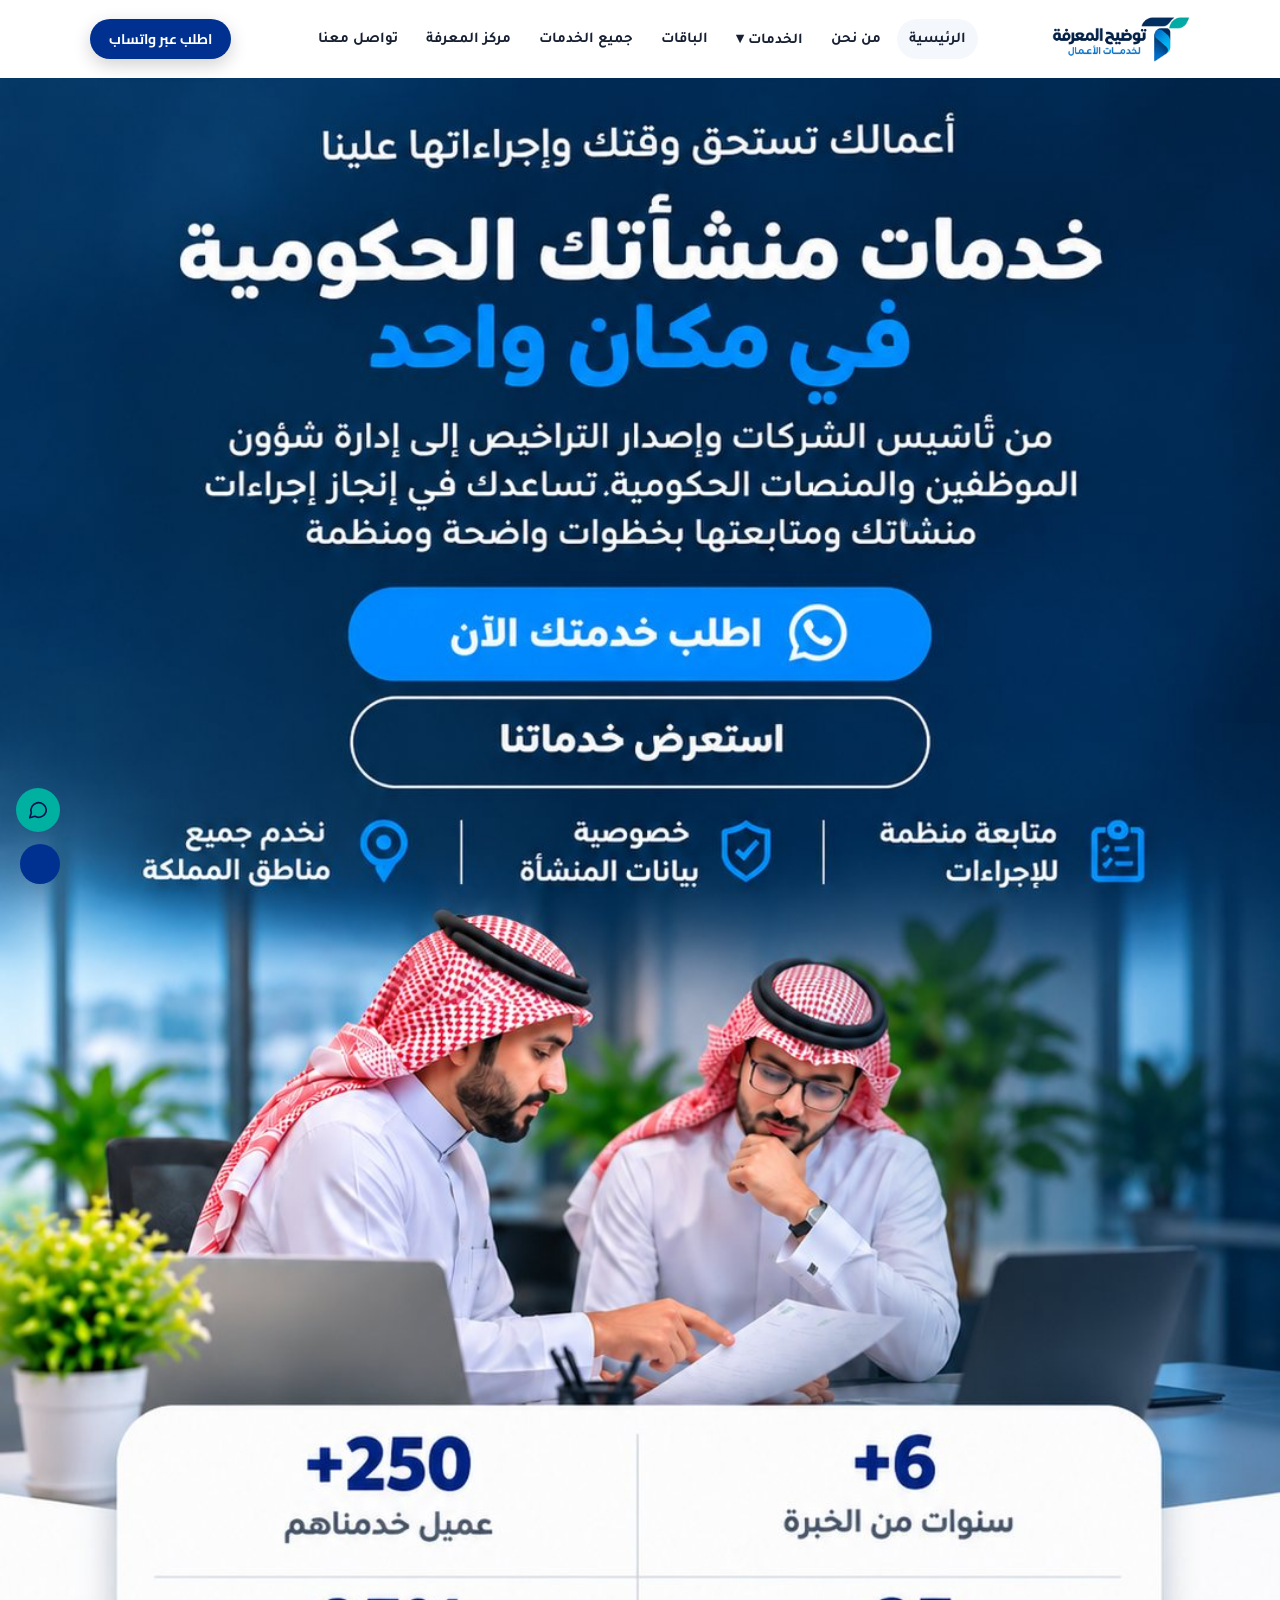
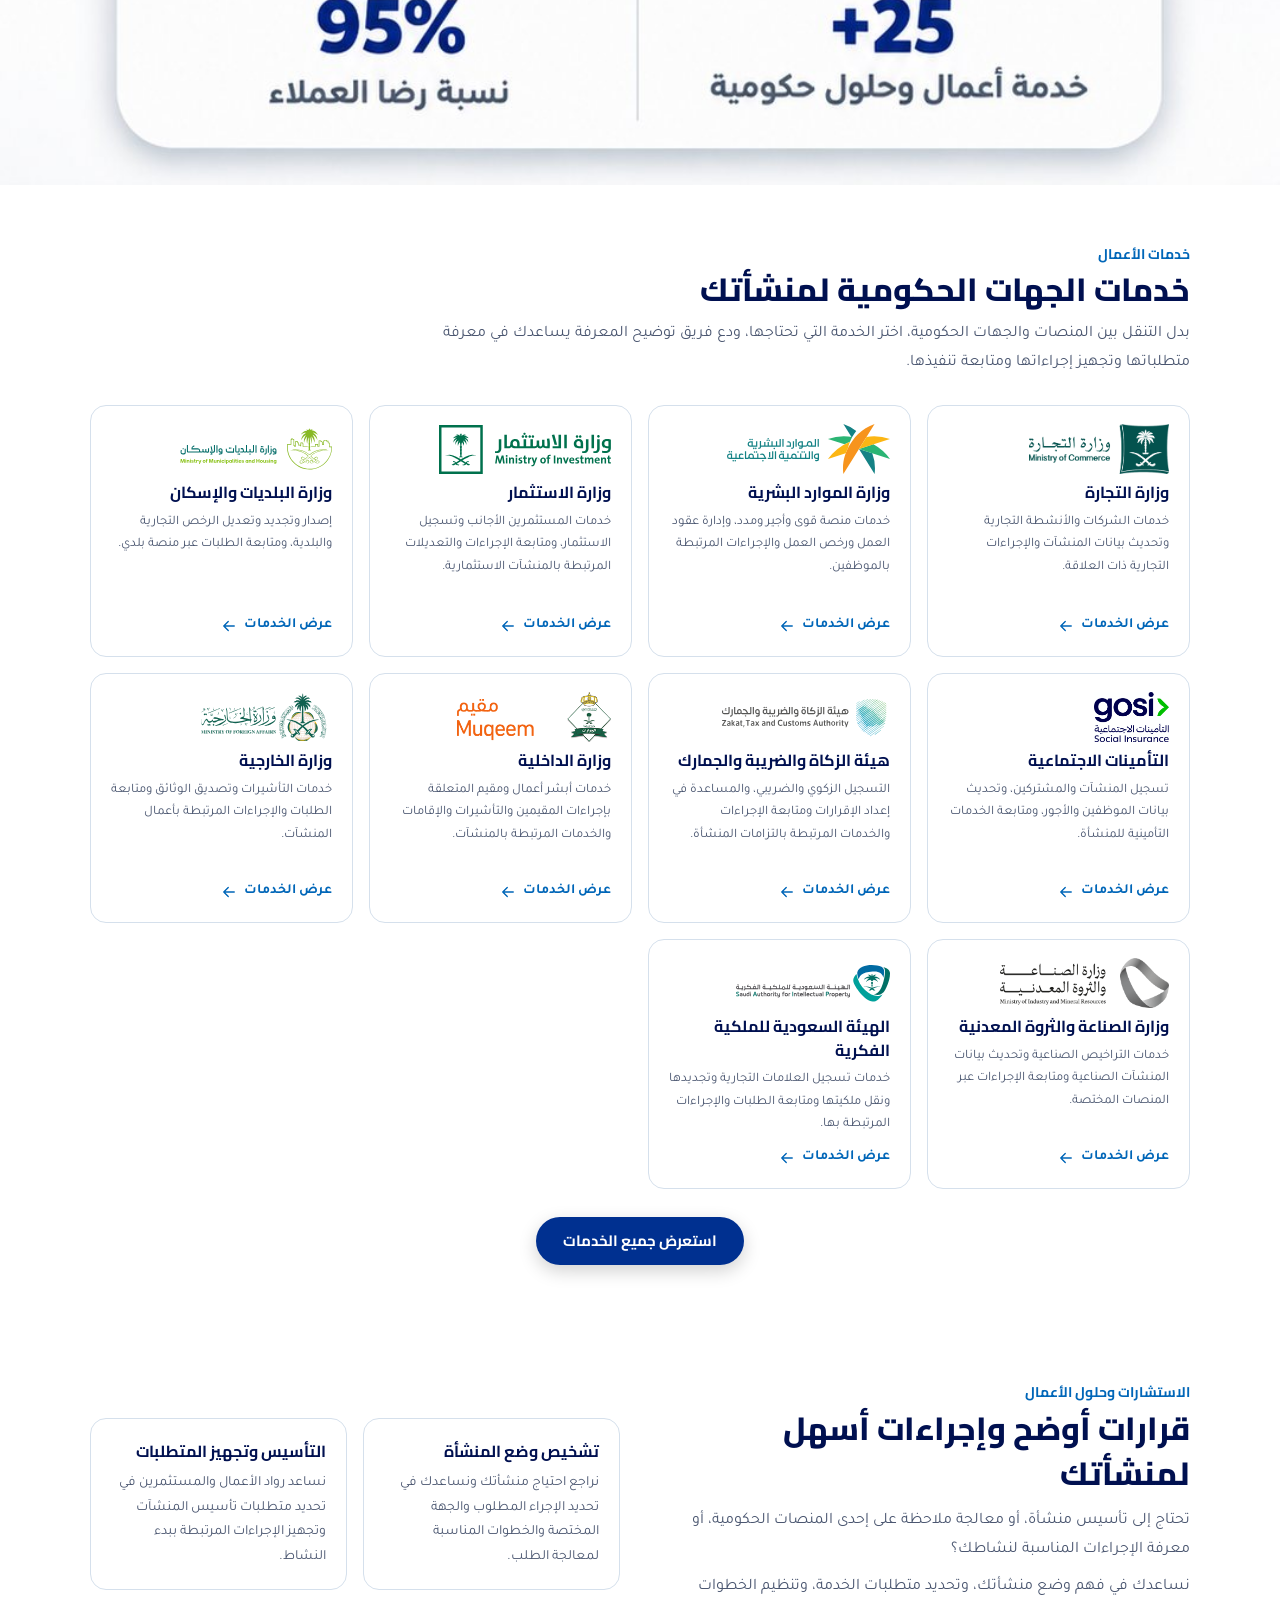
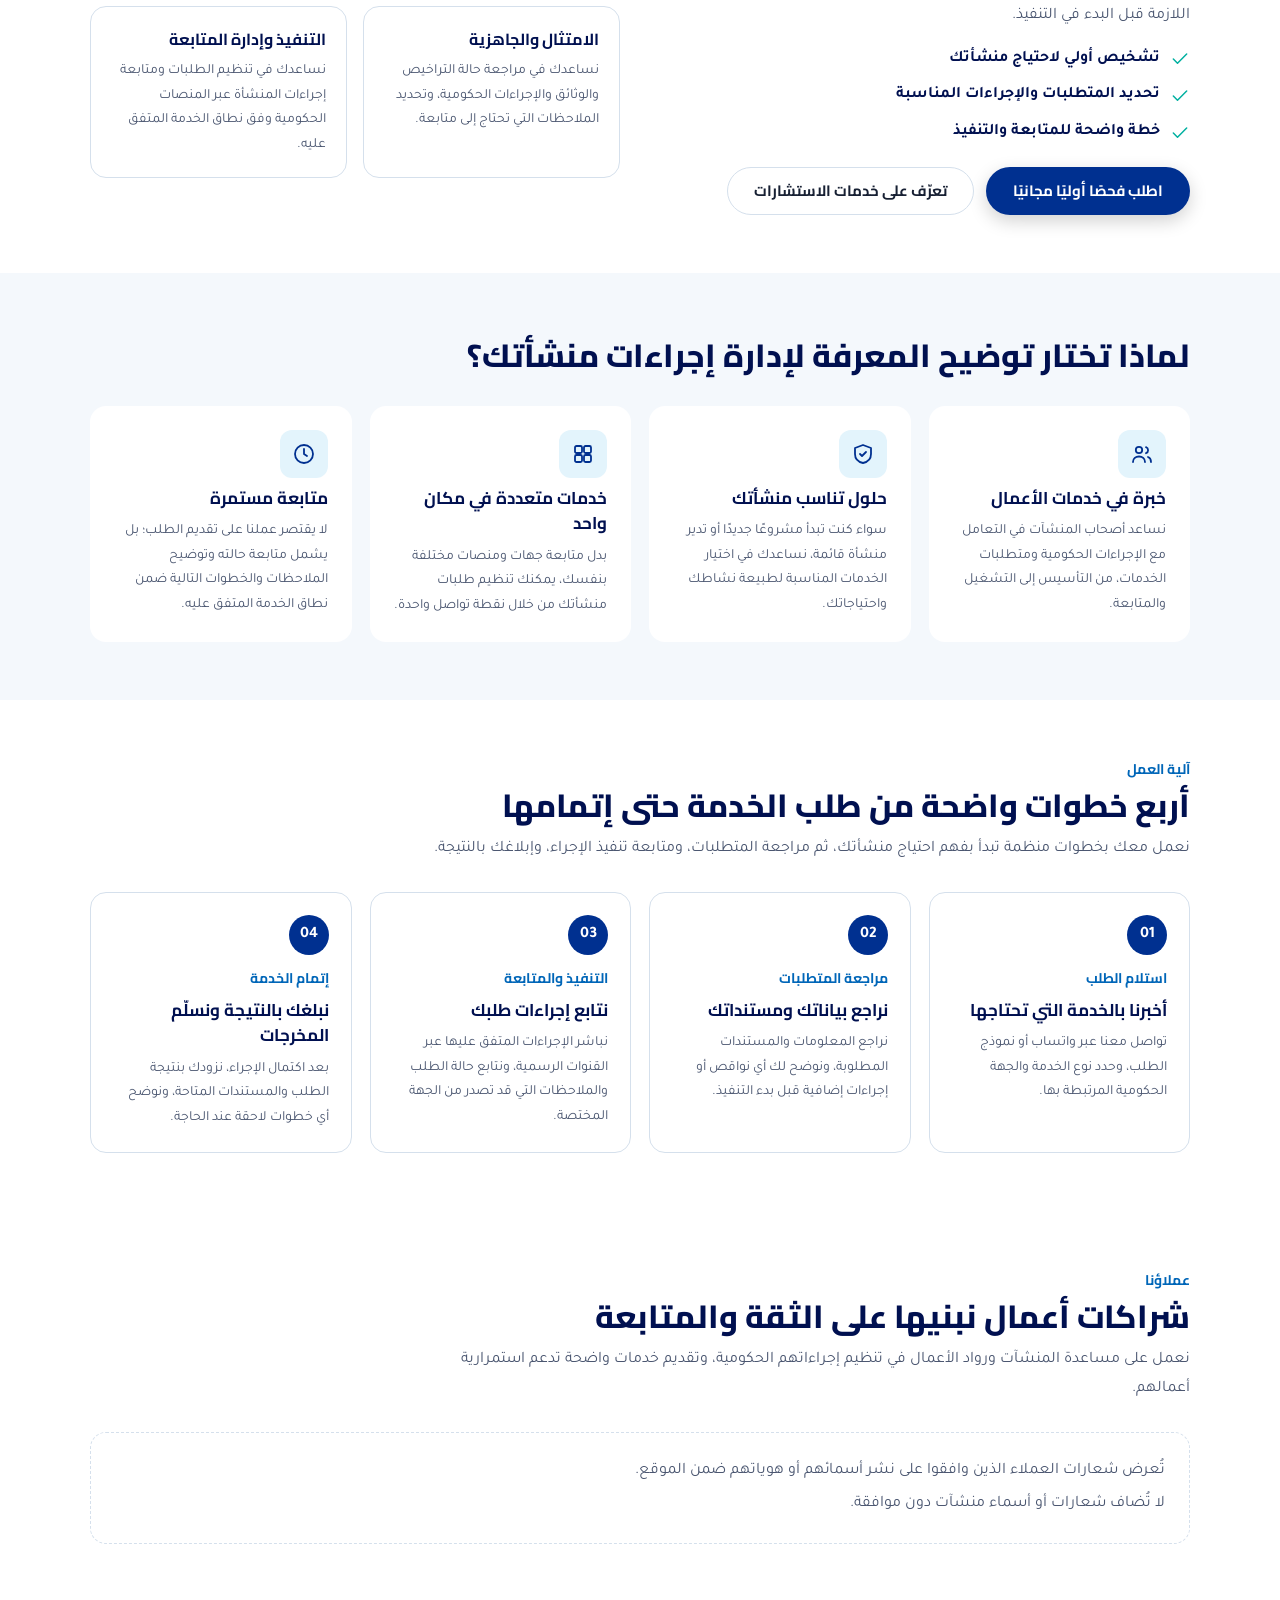
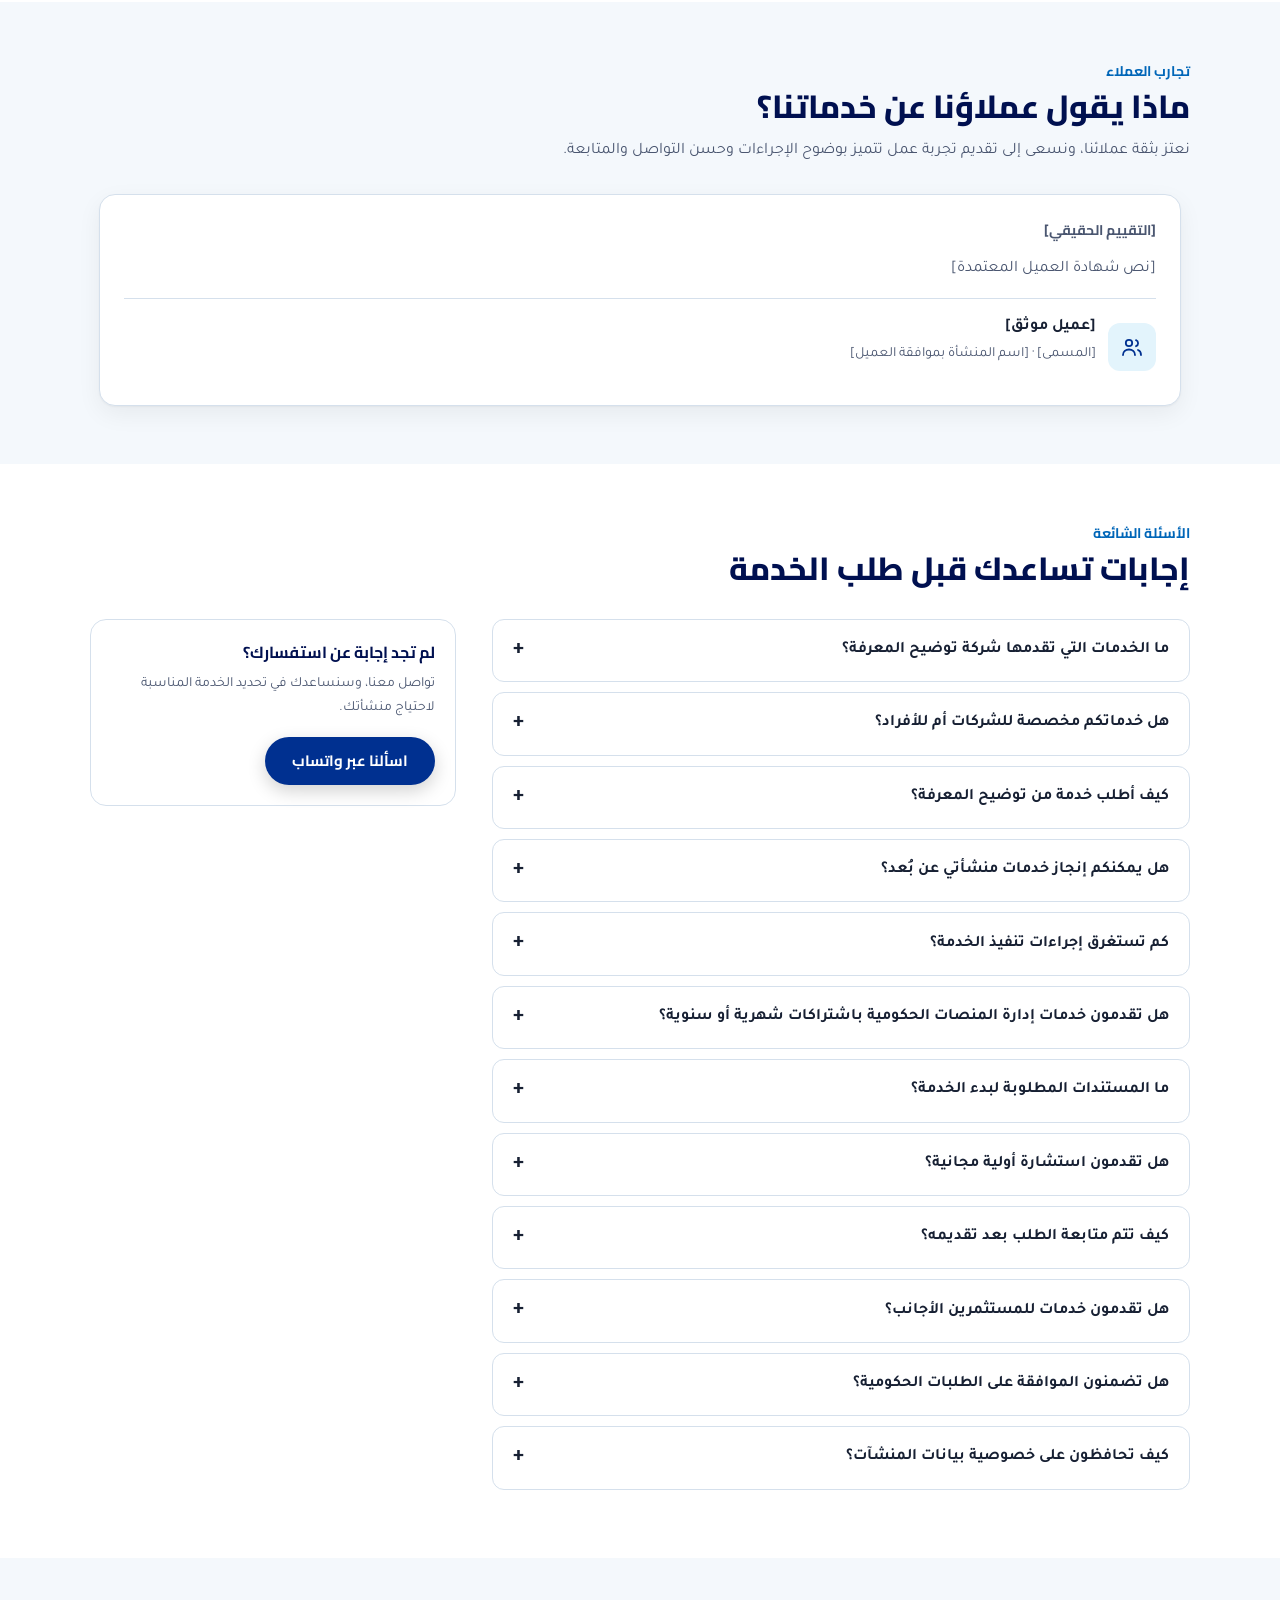
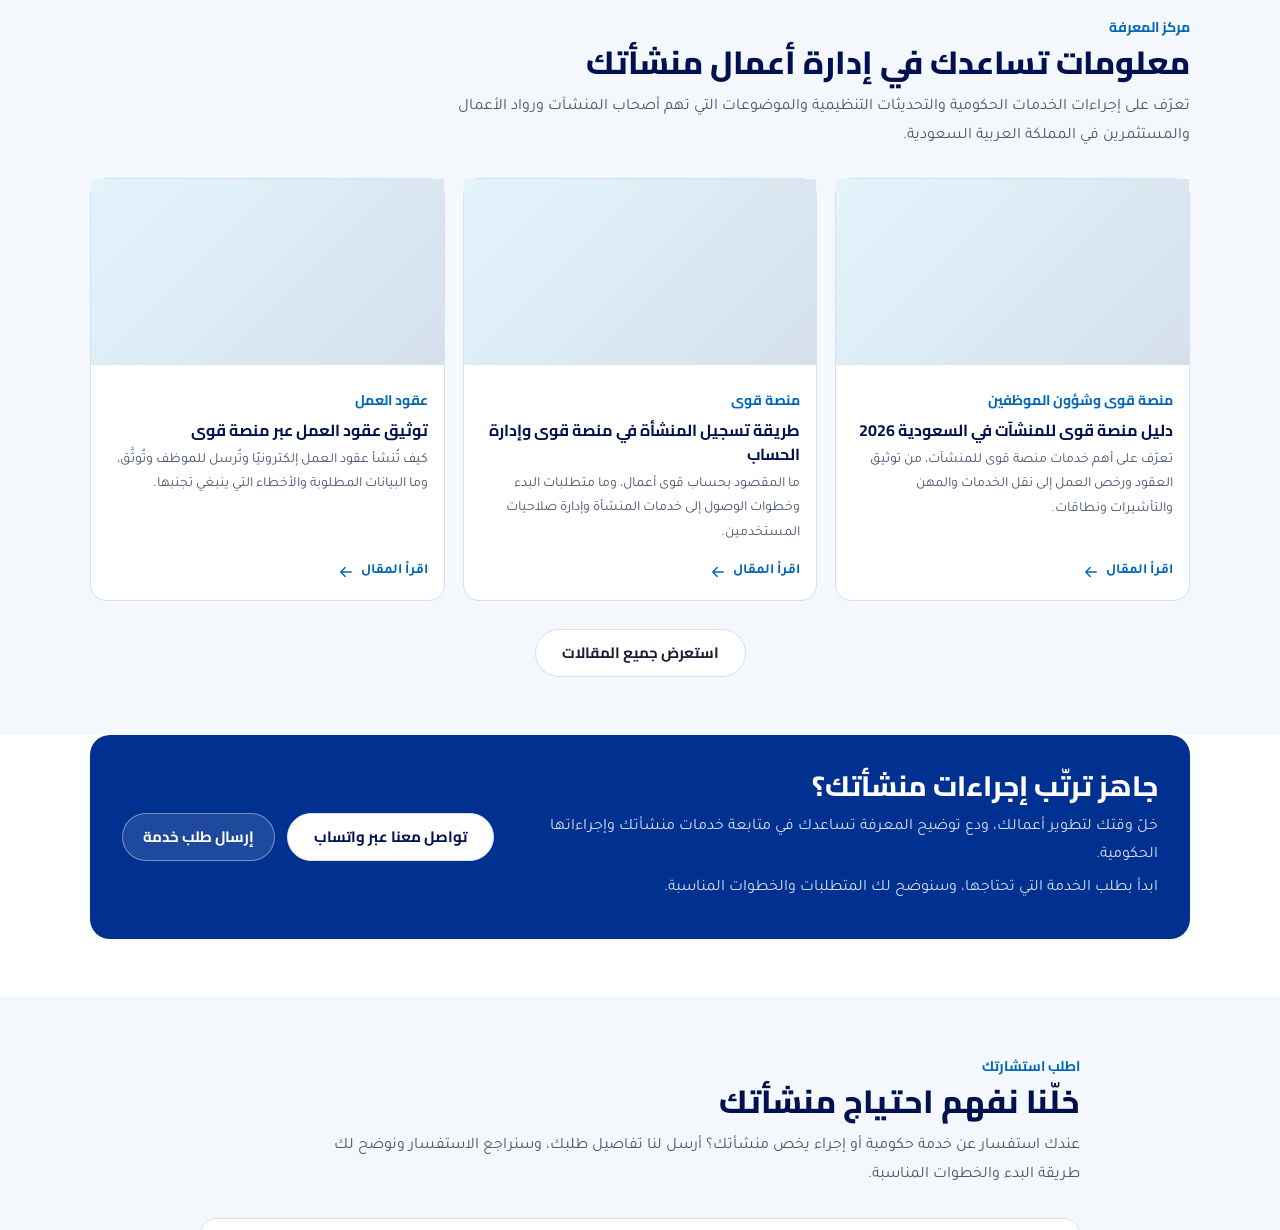
<file: index.html>
<!doctype html>
<html lang="ar" dir="rtl"><head><meta charset="utf-8"><meta name="viewport" content="width=device-width,initial-scale=1">
<title>توضيح المعرفة لخدمات الأعمال | أعمالك تستحق وقتك.. وإجراءاتها علينا</title><meta name="description" content="نتولى إجراءاتك الحكومية: قوى والتأمينات والتجارة وبلدي وأبشر والزكاة. نوضح المتطلبات ونتابع الطلبات عبر القنوات الرسمية لجميع مناطق المملكة."><meta property="og:title" content="توضيح المعرفة لخدمات الأعمال | أعمالك تستحق وقتك.. وإجراءاتها علينا"><meta property="og:description" content="نتولى إجراءاتك الحكومية: قوى والتأمينات والتجارة وبلدي وأبشر والزكاة. نوضح المتطلبات ونتابع الطلبات عبر القنوات الرسمية لجميع مناطق المملكة."><meta property="og:type" content="website"><meta property="og:locale" content="ar_SA"><meta property="og:image" content="https://mnstaltfwq-oss.github.io/tawdih-site/logo.png">
<link rel="stylesheet" href="https://fonts.googleapis.com/css2?family=Cairo:wght@700;800&family=Tajawal:wght@400;500;700&display=swap">
<link rel="stylesheet" href="tokens.css"><link rel="stylesheet" href="layout.css"><link rel="stylesheet" href="components.css">
</head><body><script src="components.js"></script><script src="data.js"></script><script src="articles.js"></script><script src="packages-data.js"></script><script src="content.js"></script><script src="app.js"></script><script>mount("home","index.html")</script></body></html>
</file>
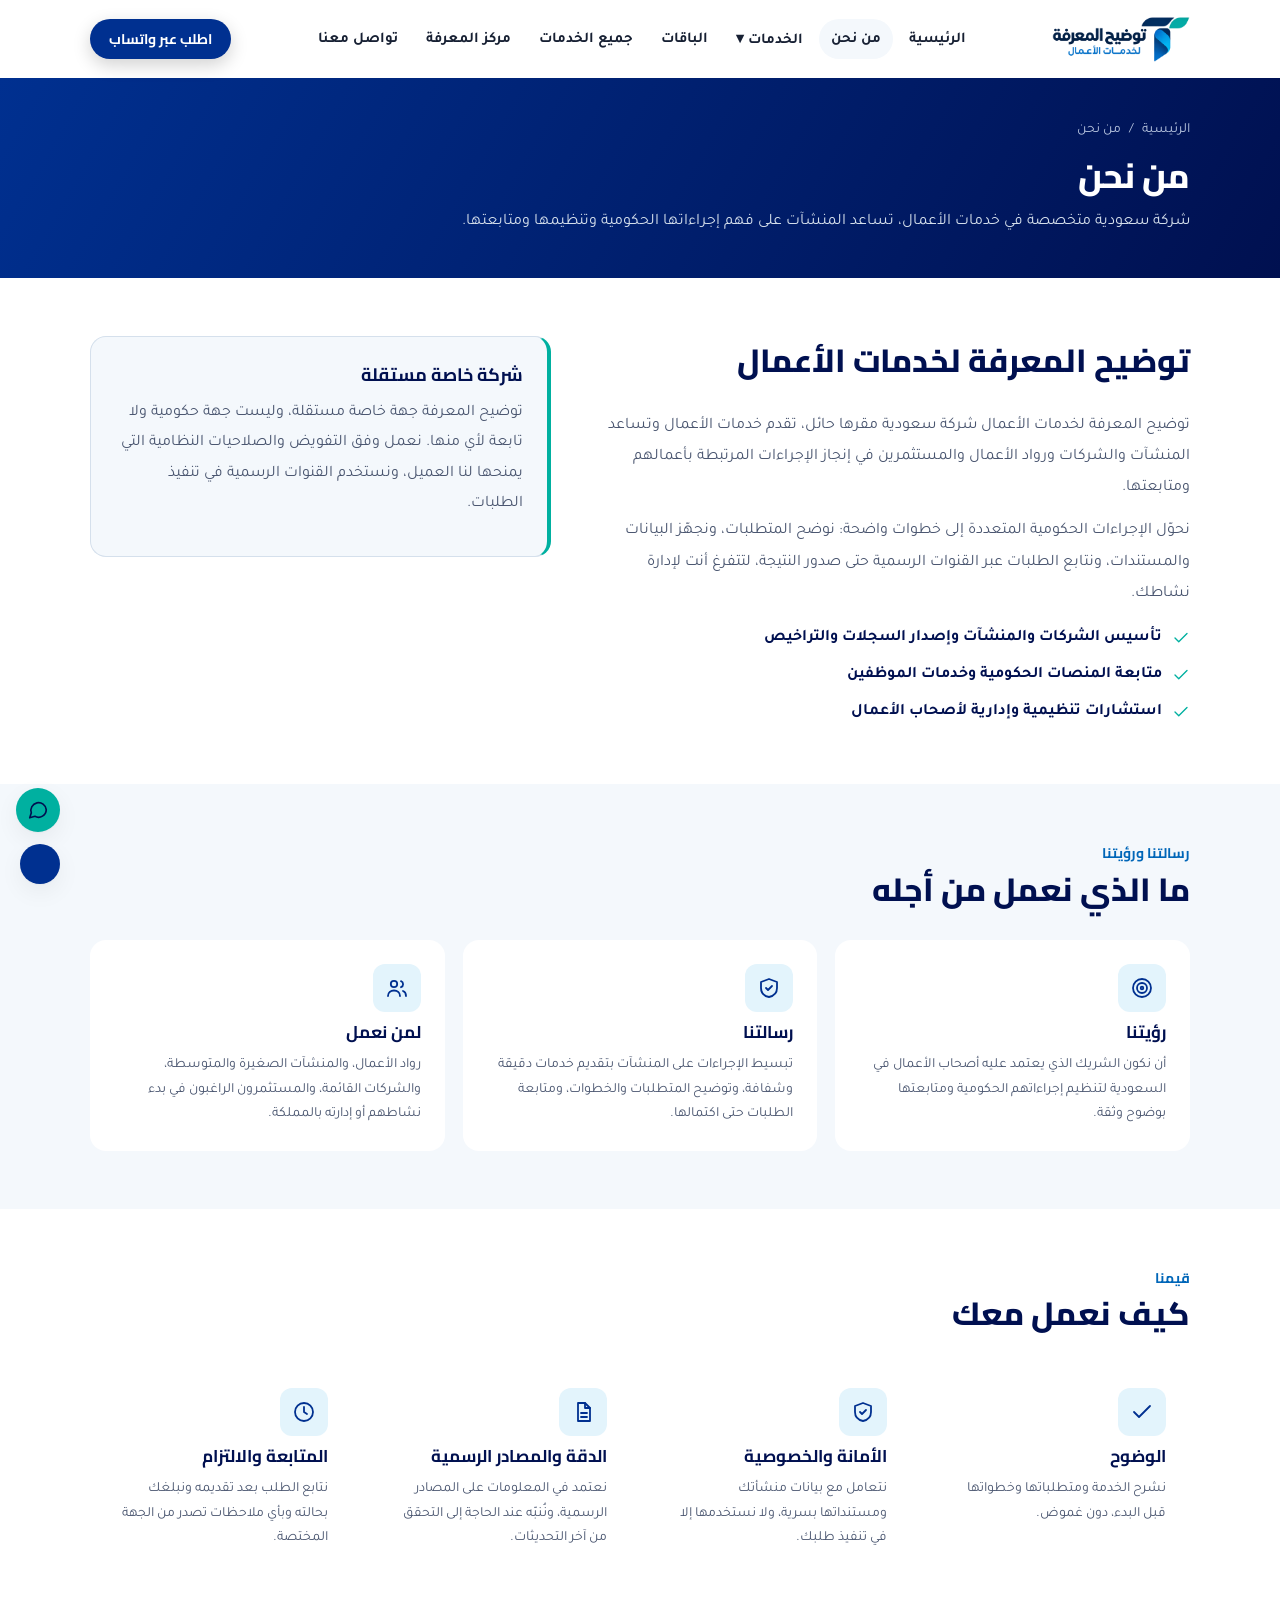
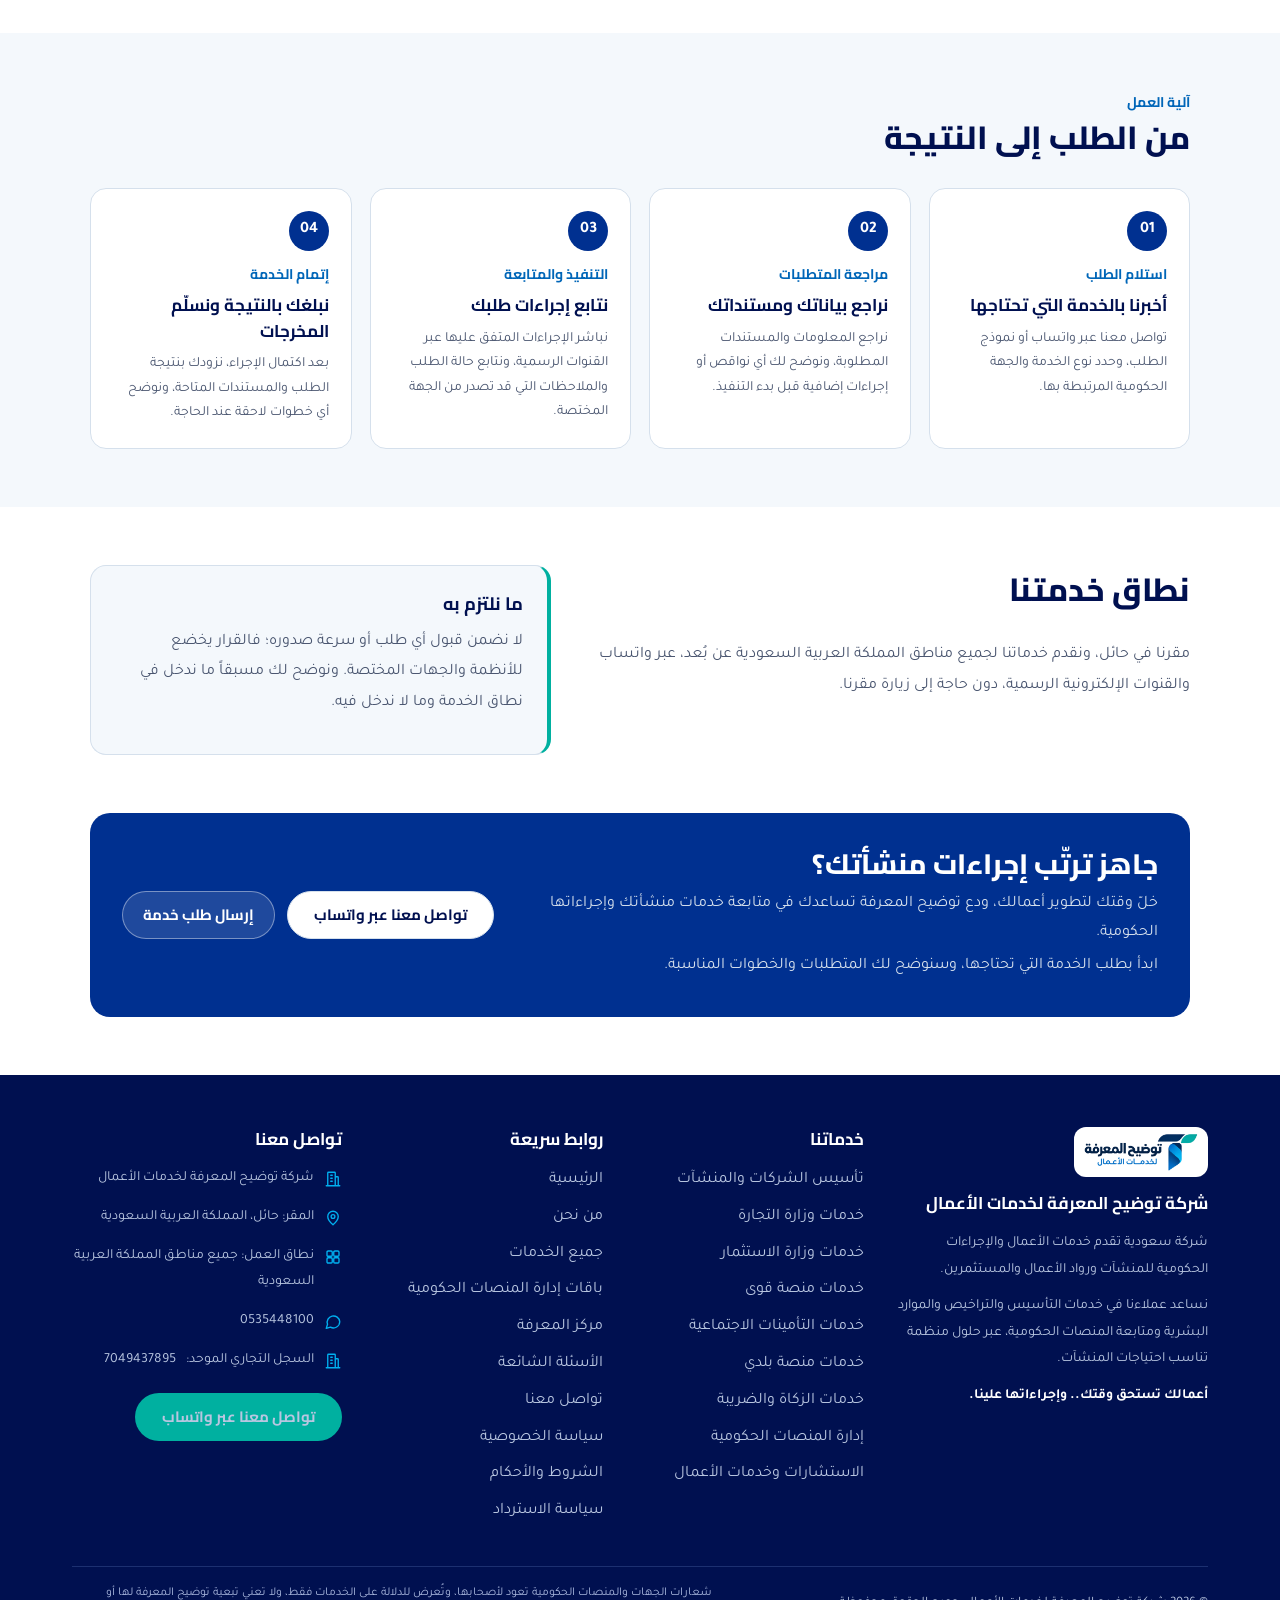
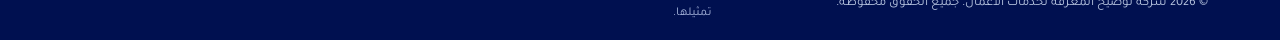
<file: about.html>
<!doctype html>
<html lang="ar" dir="rtl"><head><meta charset="utf-8"><meta name="viewport" content="width=device-width,initial-scale=1">
<title>من نحن | توضيح المعرفة لخدمات الأعمال</title><meta name="description" content="شركة سعودية مقرها حائل، تساعد المنشآت ورواد الأعمال على فهم إجراءاتهم الحكومية وتنظيمها ومتابعتها عبر القنوات الرسمية."><meta property="og:title" content="من نحن | توضيح المعرفة لخدمات الأعمال"><meta property="og:description" content="شركة سعودية مقرها حائل، تساعد المنشآت ورواد الأعمال على فهم إجراءاتهم الحكومية وتنظيمها ومتابعتها عبر القنوات الرسمية."><meta property="og:type" content="website"><meta property="og:locale" content="ar_SA"><meta property="og:image" content="https://mnstaltfwq-oss.github.io/tawdih-site/logo.png">
<link rel="stylesheet" href="https://fonts.googleapis.com/css2?family=Cairo:wght@700;800&family=Tajawal:wght@400;500;700&display=swap">
<link rel="stylesheet" href="tokens.css"><link rel="stylesheet" href="layout.css"><link rel="stylesheet" href="components.css">
</head><body><script src="components.js"></script><script src="data.js"></script><script src="articles.js"></script><script src="packages-data.js"></script><script src="content.js"></script><script src="app.js"></script><script>mount("about","about.html")</script></body></html>
</file>
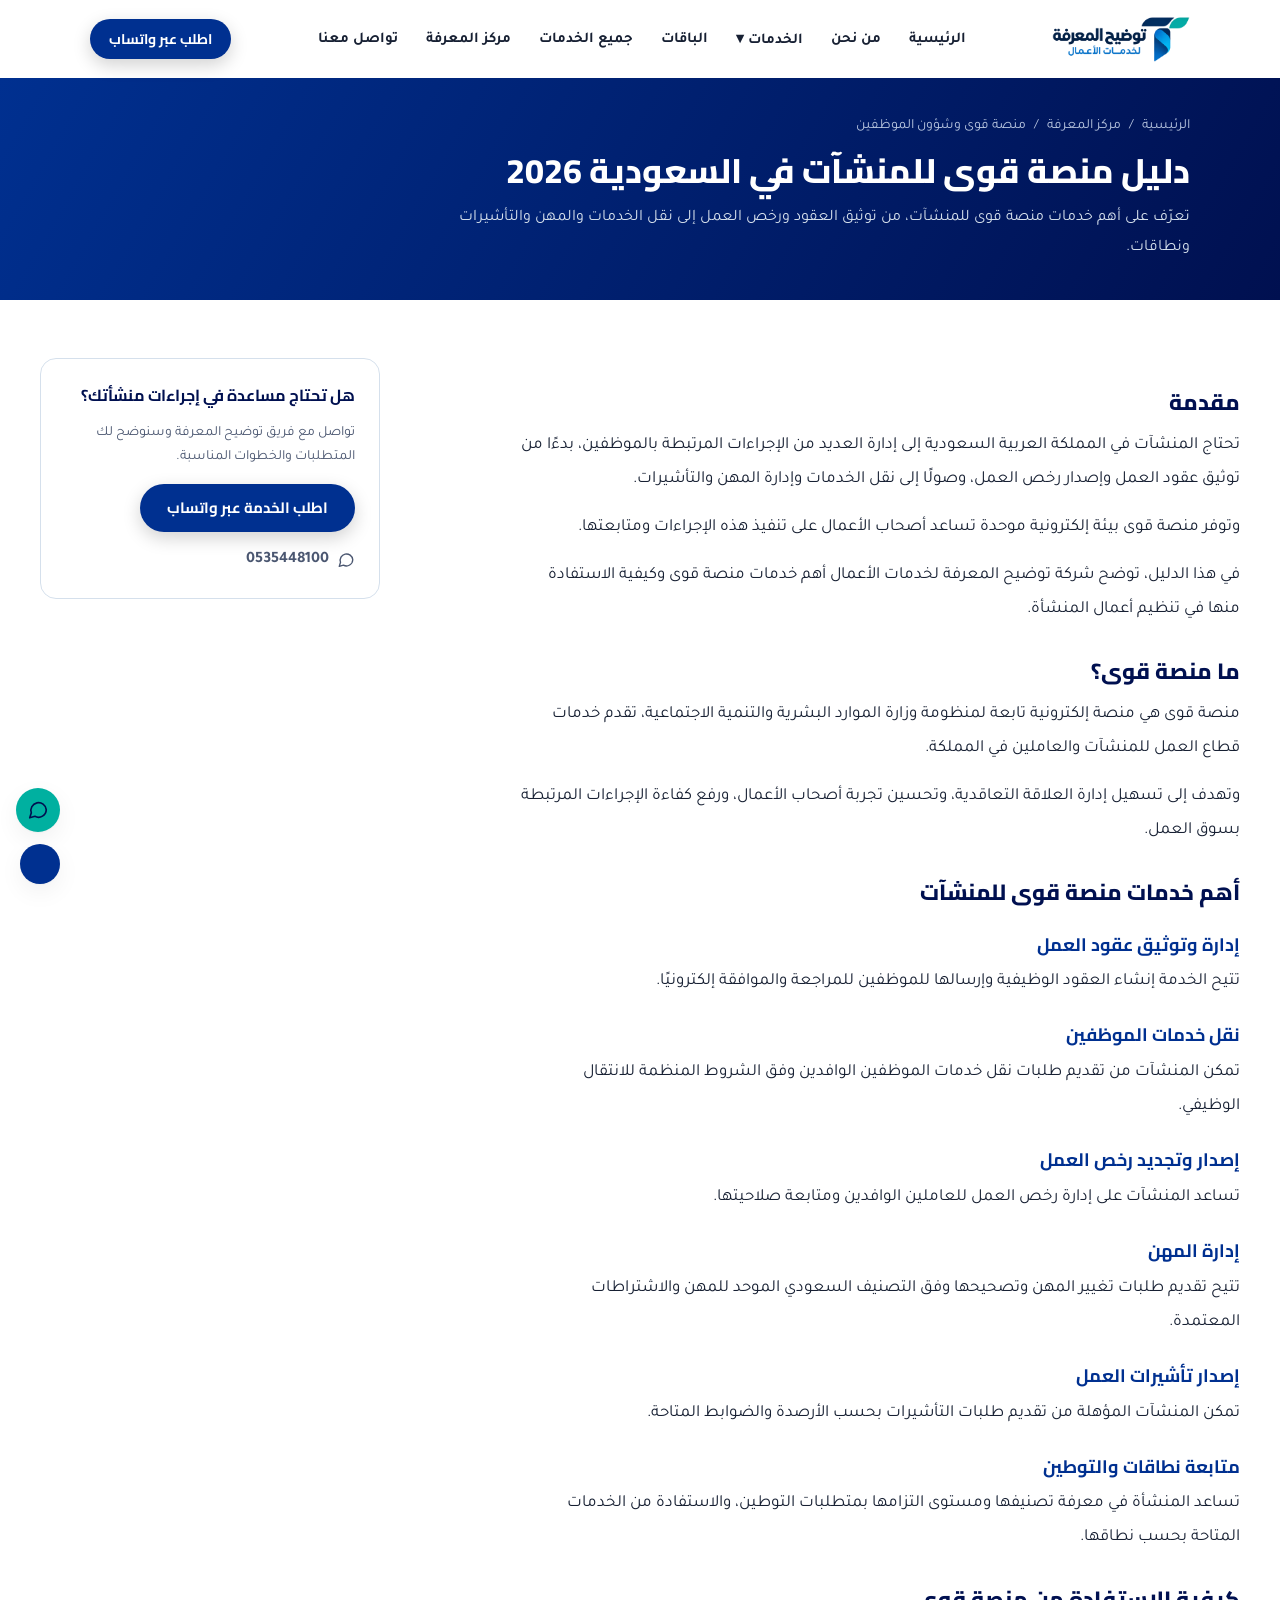
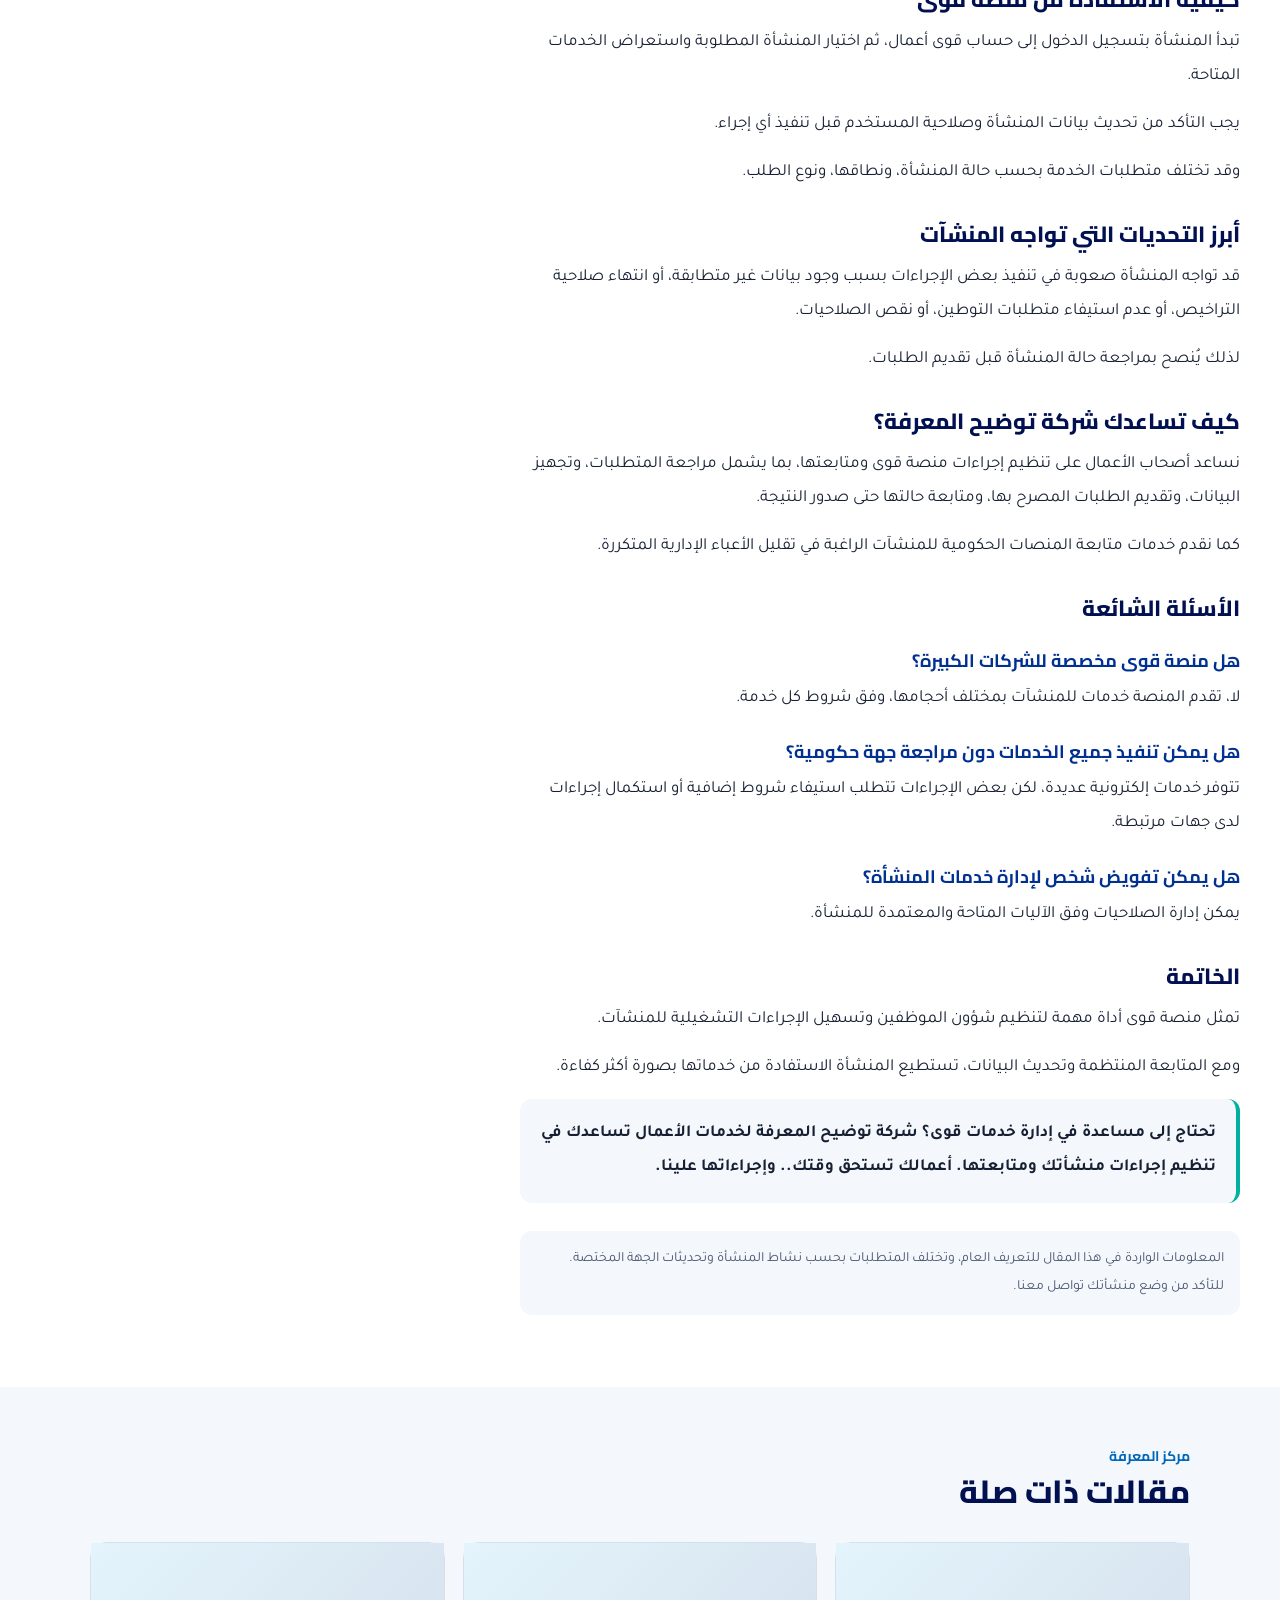
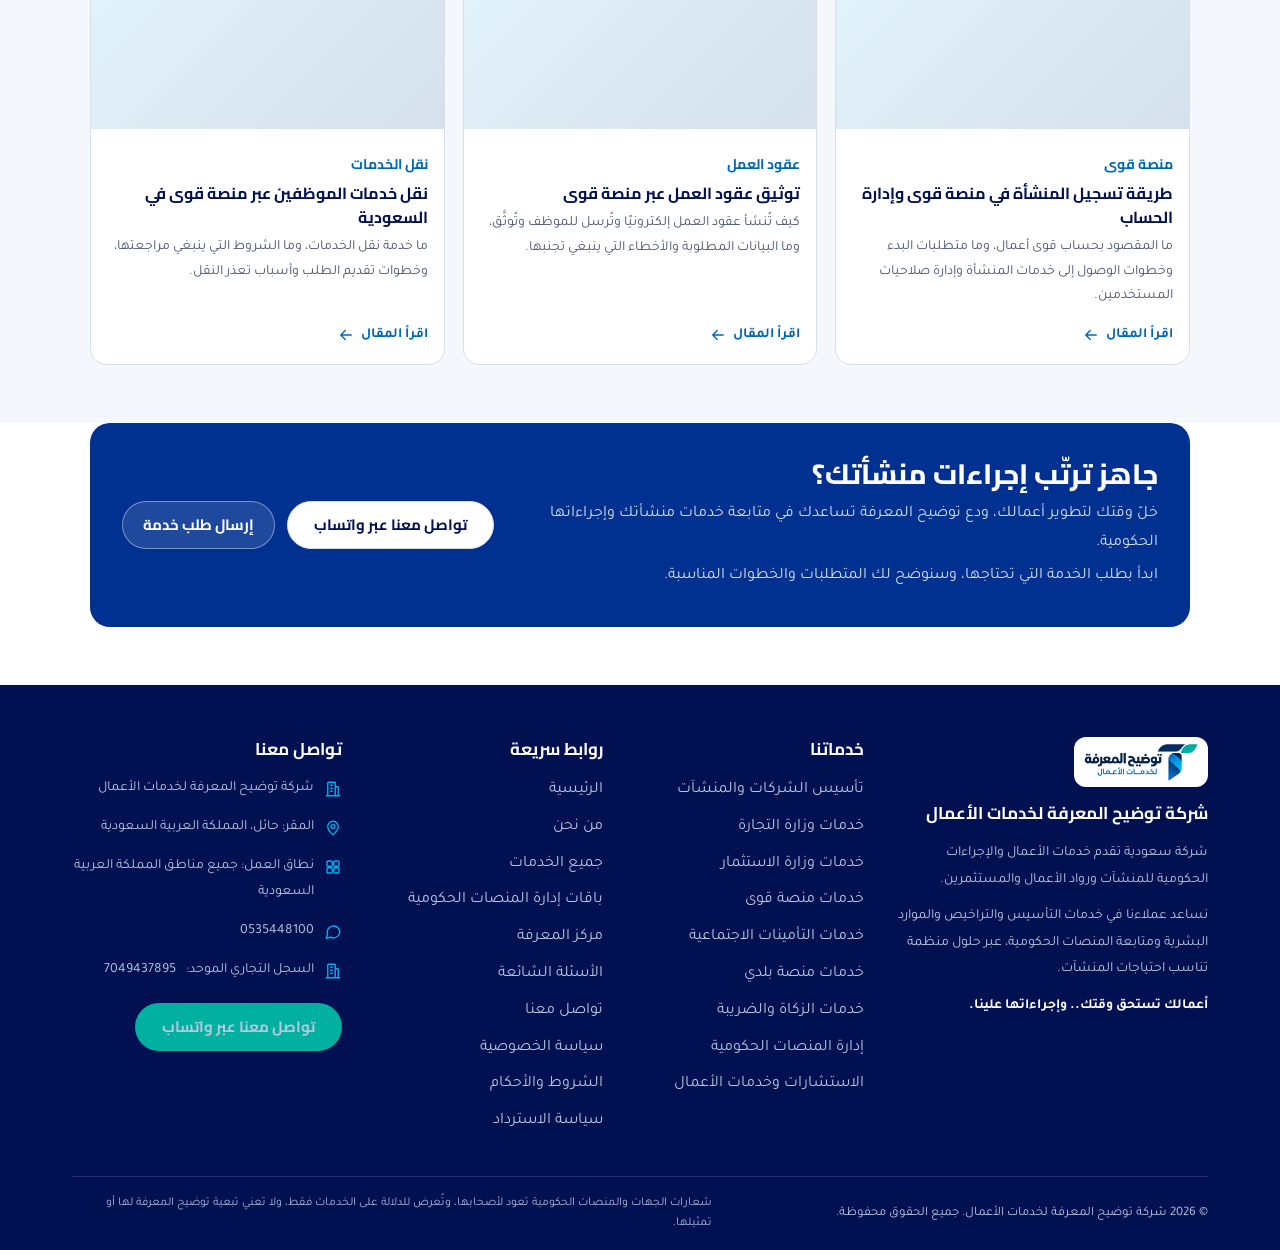
<file: article.html>
<!doctype html>
<html lang="ar" dir="rtl"><head><meta charset="utf-8"><meta name="viewport" content="width=device-width,initial-scale=1">
<title>مركز المعرفة | توضيح المعرفة لخدمات الأعمال</title><meta name="description" content="مقالات توضيحية عن الإجراءات والخدمات الحكومية للمنشآت."><meta property="og:title" content="مركز المعرفة | توضيح المعرفة لخدمات الأعمال"><meta property="og:description" content="مقالات توضيحية عن الإجراءات والخدمات الحكومية للمنشآت."><meta property="og:type" content="website"><meta property="og:locale" content="ar_SA"><meta property="og:image" content="https://mnstaltfwq-oss.github.io/tawdih-site/logo.png">
<link rel="stylesheet" href="https://fonts.googleapis.com/css2?family=Cairo:wght@700;800&family=Tajawal:wght@400;500;700&display=swap">
<link rel="stylesheet" href="tokens.css"><link rel="stylesheet" href="layout.css"><link rel="stylesheet" href="components.css">
</head><body><script src="components.js"></script><script src="data.js"></script><script src="articles.js"></script><script src="packages-data.js"></script><script src="content.js"></script><script src="app.js"></script><script>mount("article","")</script></body></html>
</file>
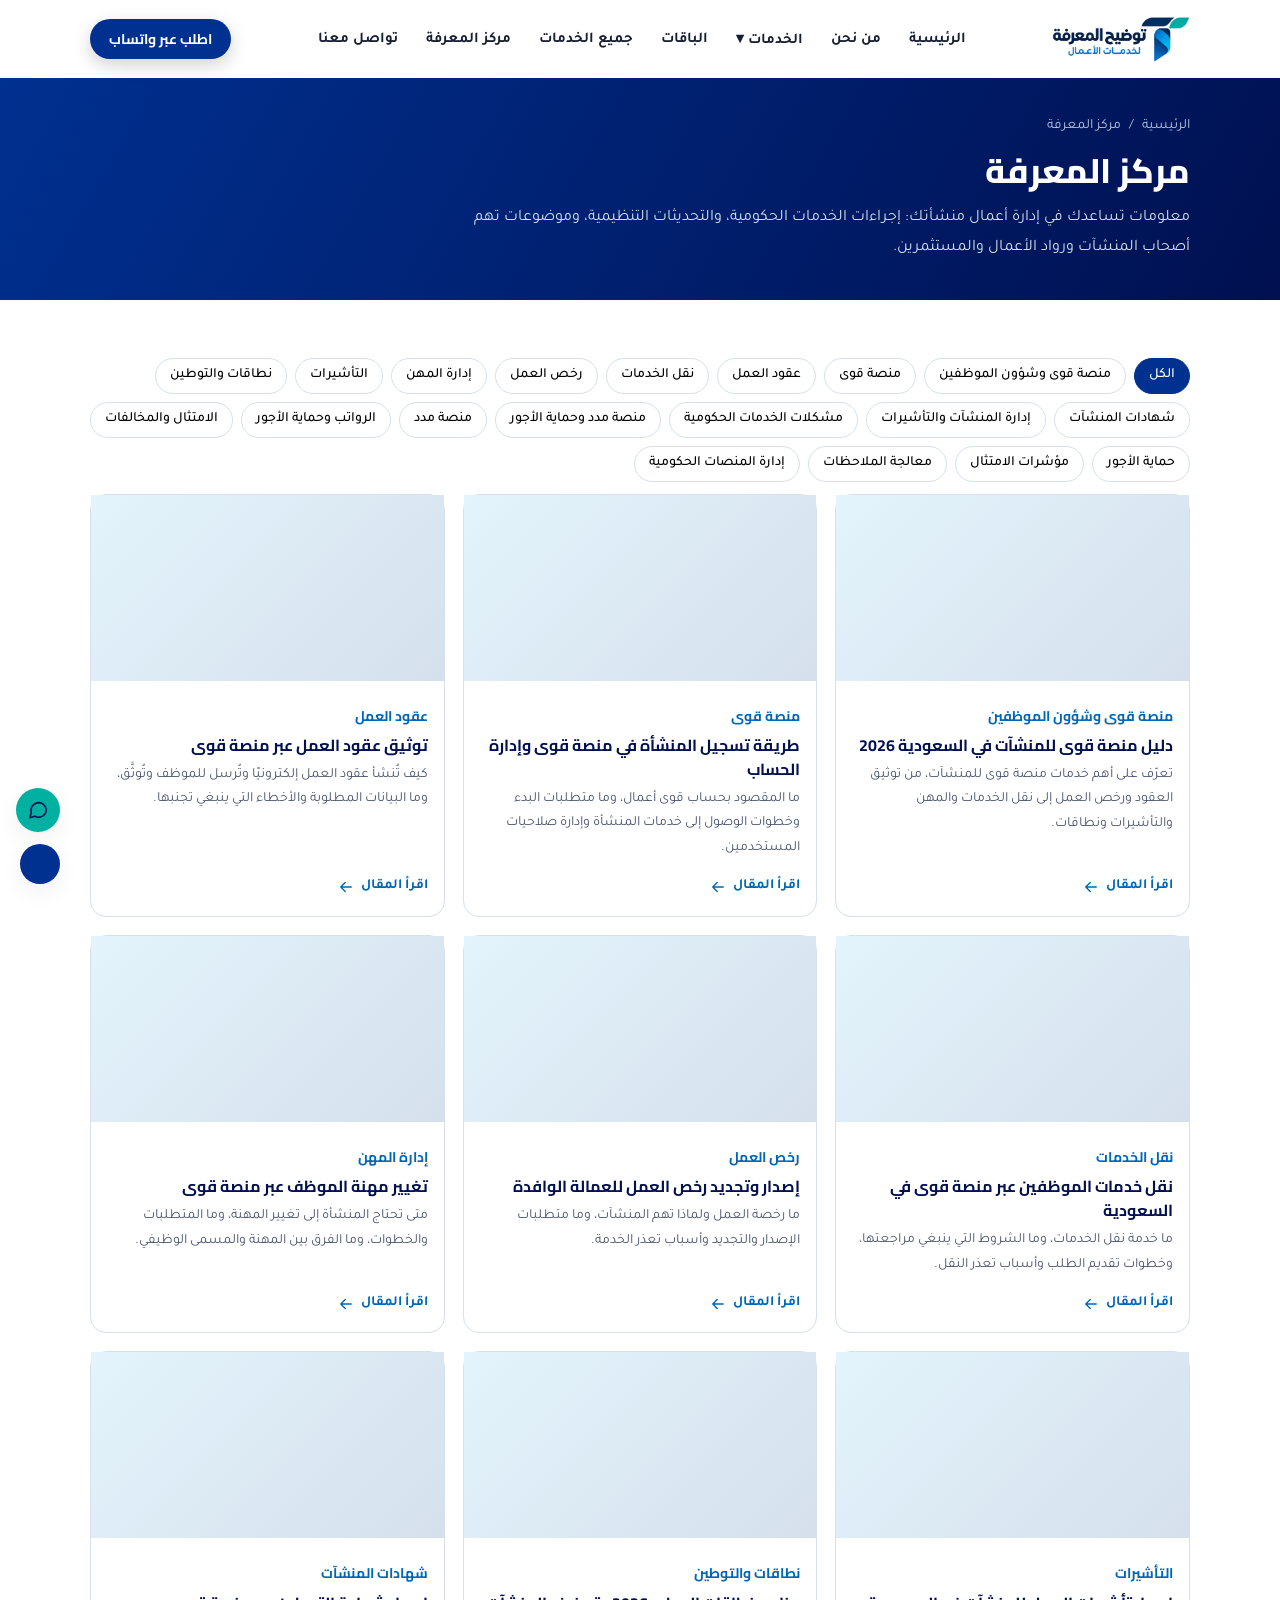
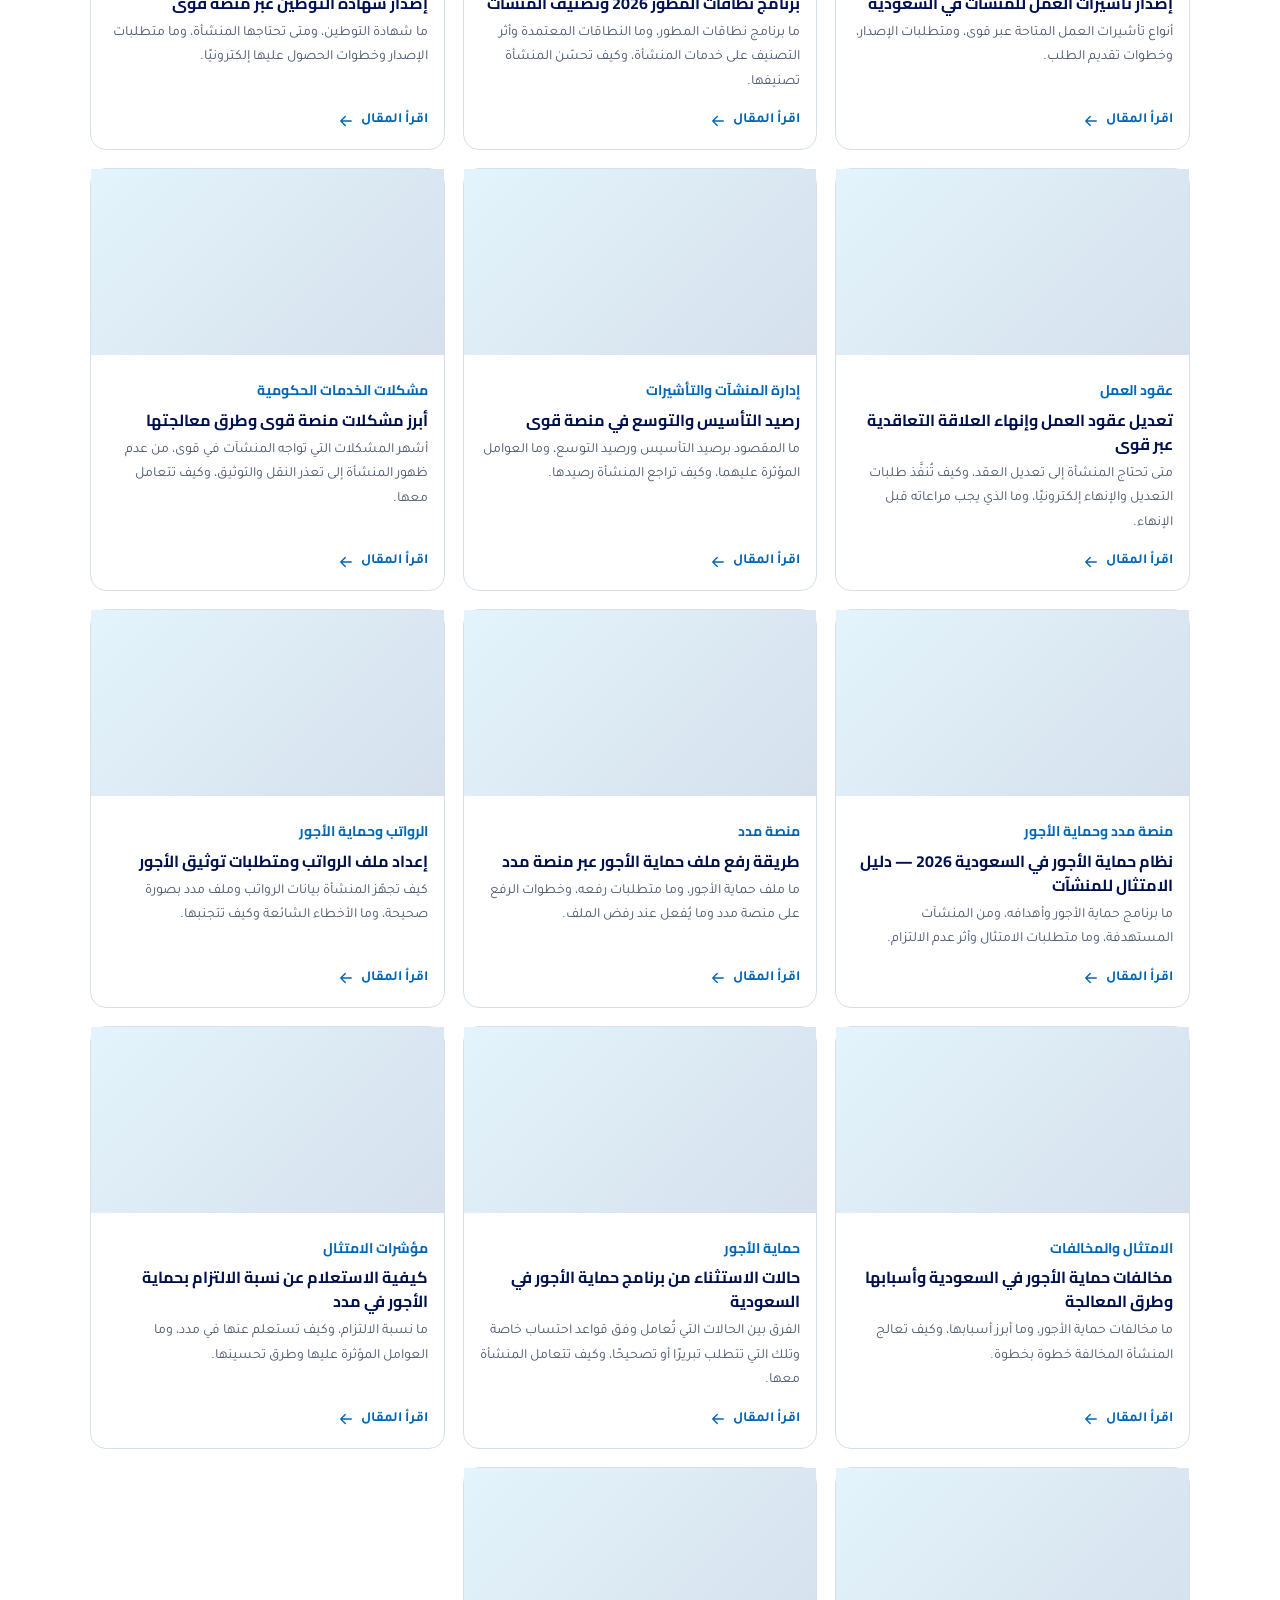
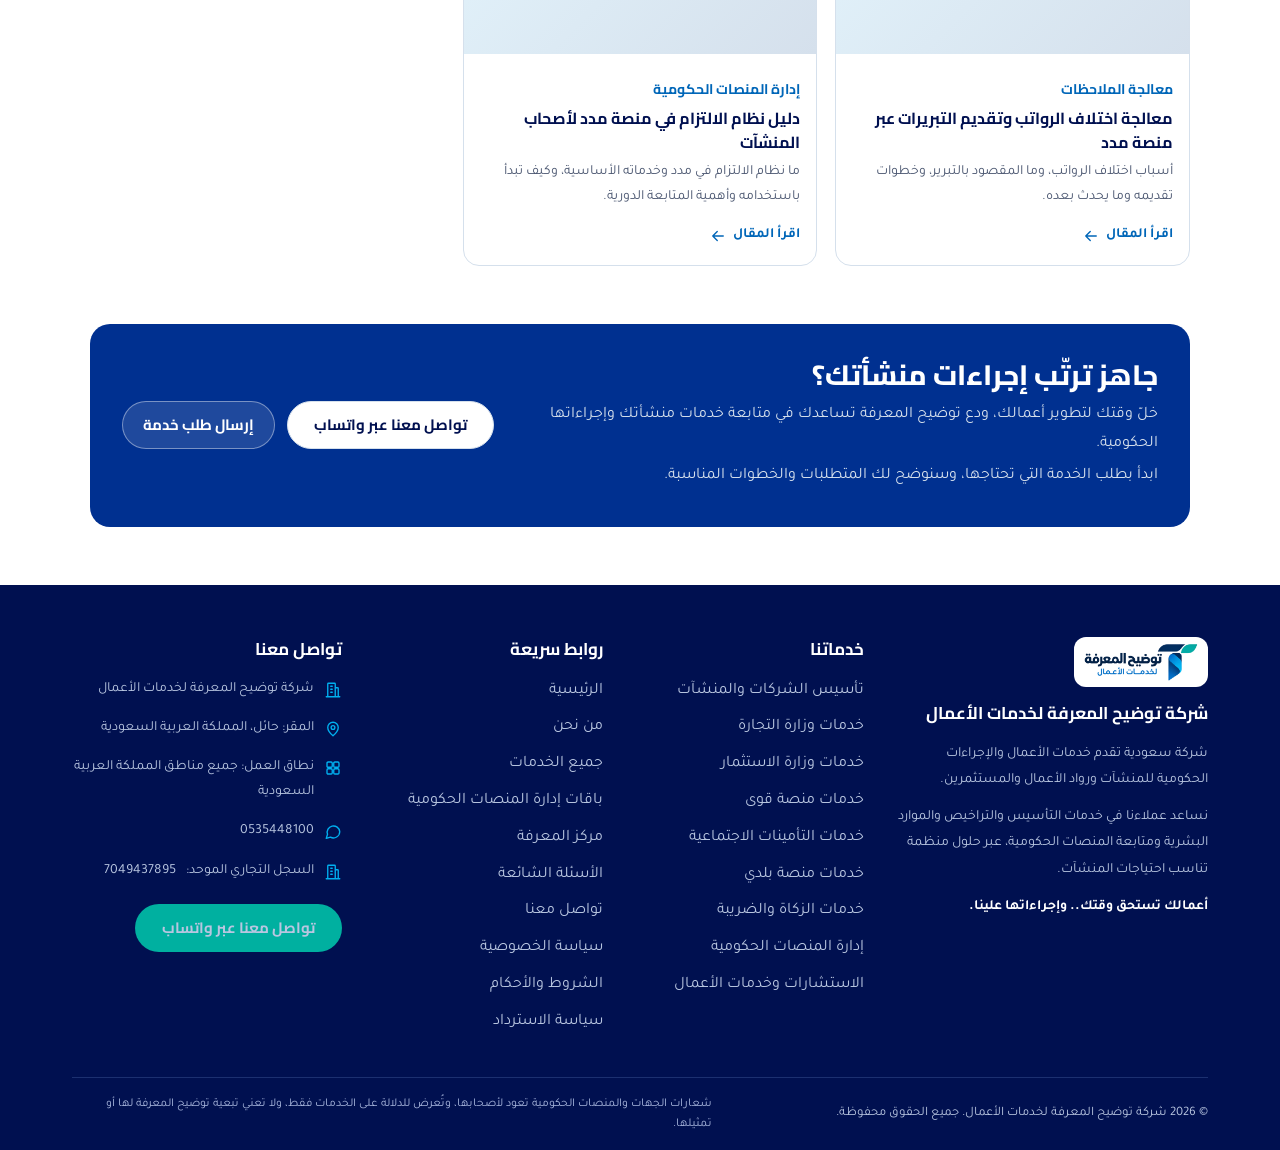
<file: blog.html>
<!doctype html>
<html lang="ar" dir="rtl"><head><meta charset="utf-8"><meta name="viewport" content="width=device-width,initial-scale=1">
<title>مركز المعرفة | توضيح المعرفة لخدمات الأعمال</title><meta name="description" content="مقالات ودلائل توضيحية عن الخدمات والإجراءات الحكومية للمنشآت ورواد الأعمال."><meta property="og:title" content="مركز المعرفة | توضيح المعرفة لخدمات الأعمال"><meta property="og:description" content="مقالات ودلائل توضيحية عن الخدمات والإجراءات الحكومية للمنشآت ورواد الأعمال."><meta property="og:type" content="website"><meta property="og:locale" content="ar_SA"><meta property="og:image" content="https://mnstaltfwq-oss.github.io/tawdih-site/logo.png">
<link rel="stylesheet" href="https://fonts.googleapis.com/css2?family=Cairo:wght@700;800&family=Tajawal:wght@400;500;700&display=swap">
<link rel="stylesheet" href="tokens.css"><link rel="stylesheet" href="layout.css"><link rel="stylesheet" href="components.css">
</head><body><script src="components.js"></script><script src="data.js"></script><script src="articles.js"></script><script src="packages-data.js"></script><script src="content.js"></script><script src="app.js"></script><script>mount("blog","")</script></body></html>
</file>
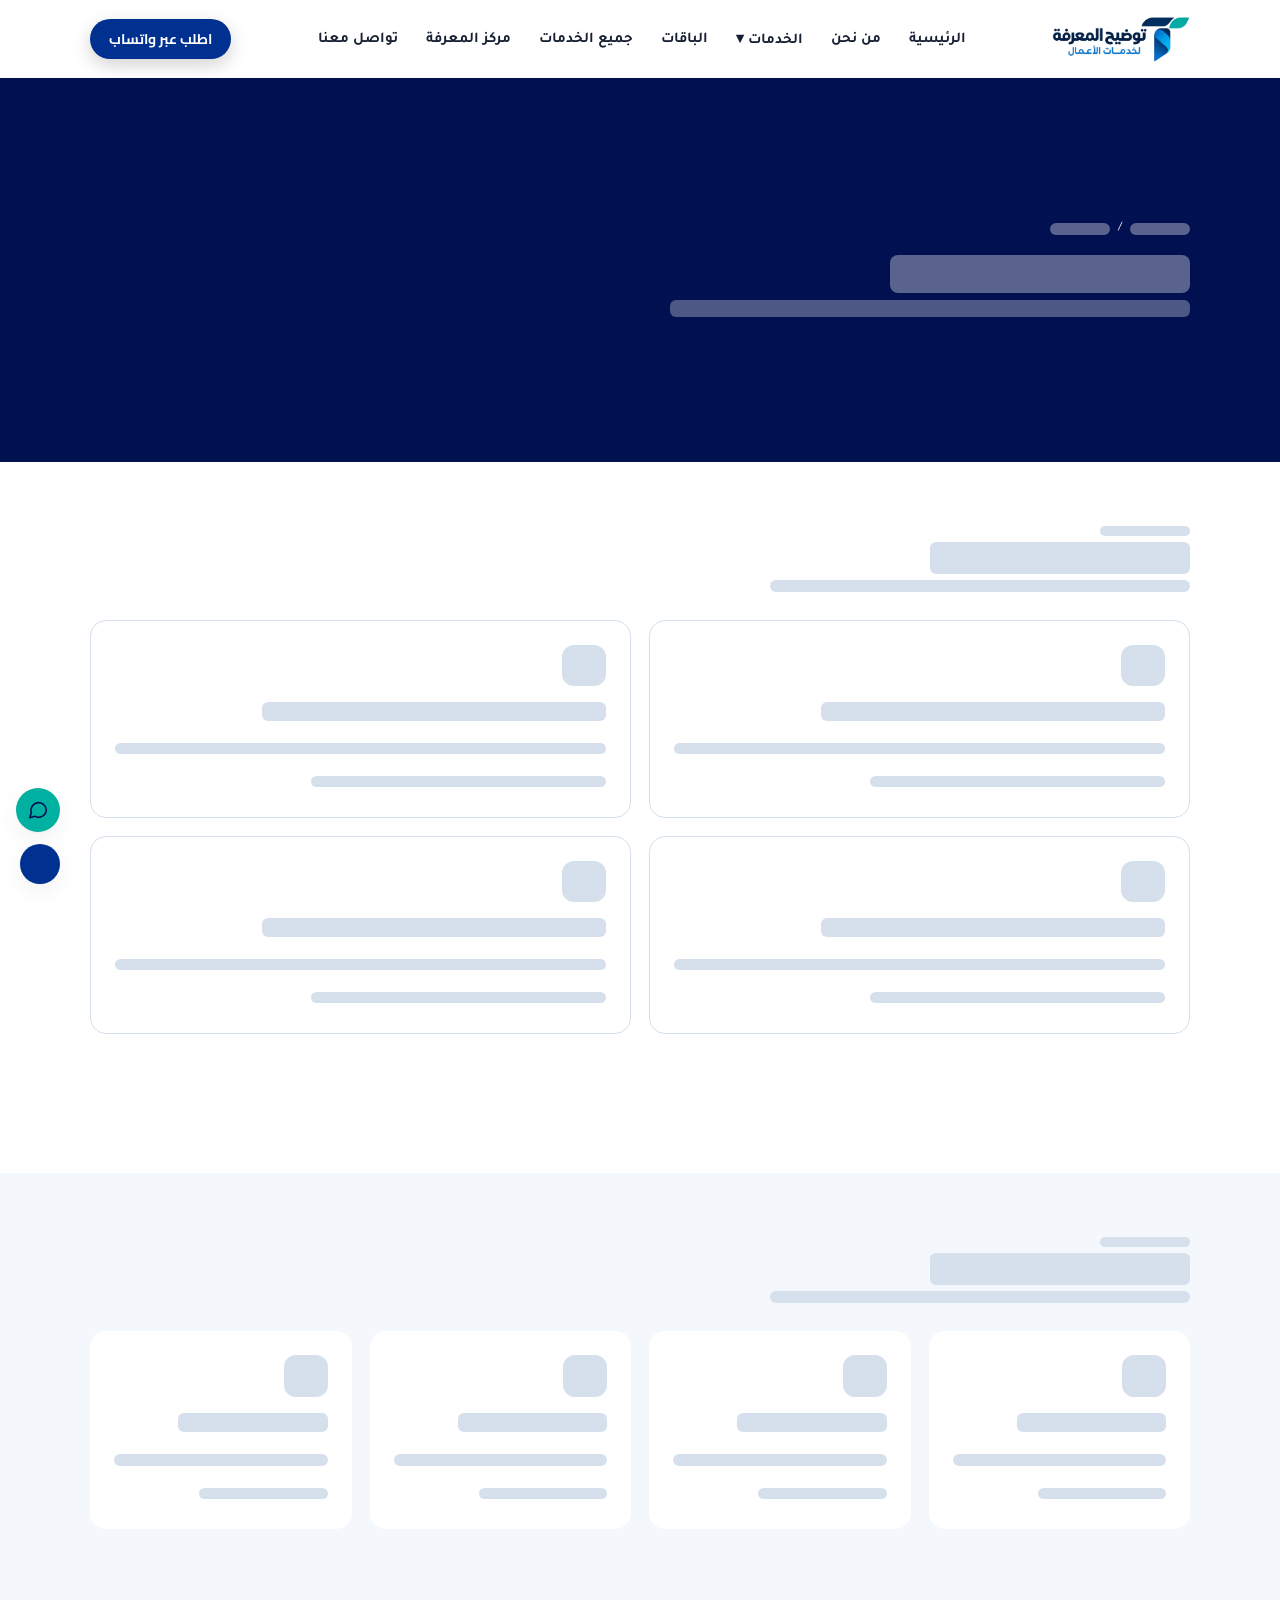
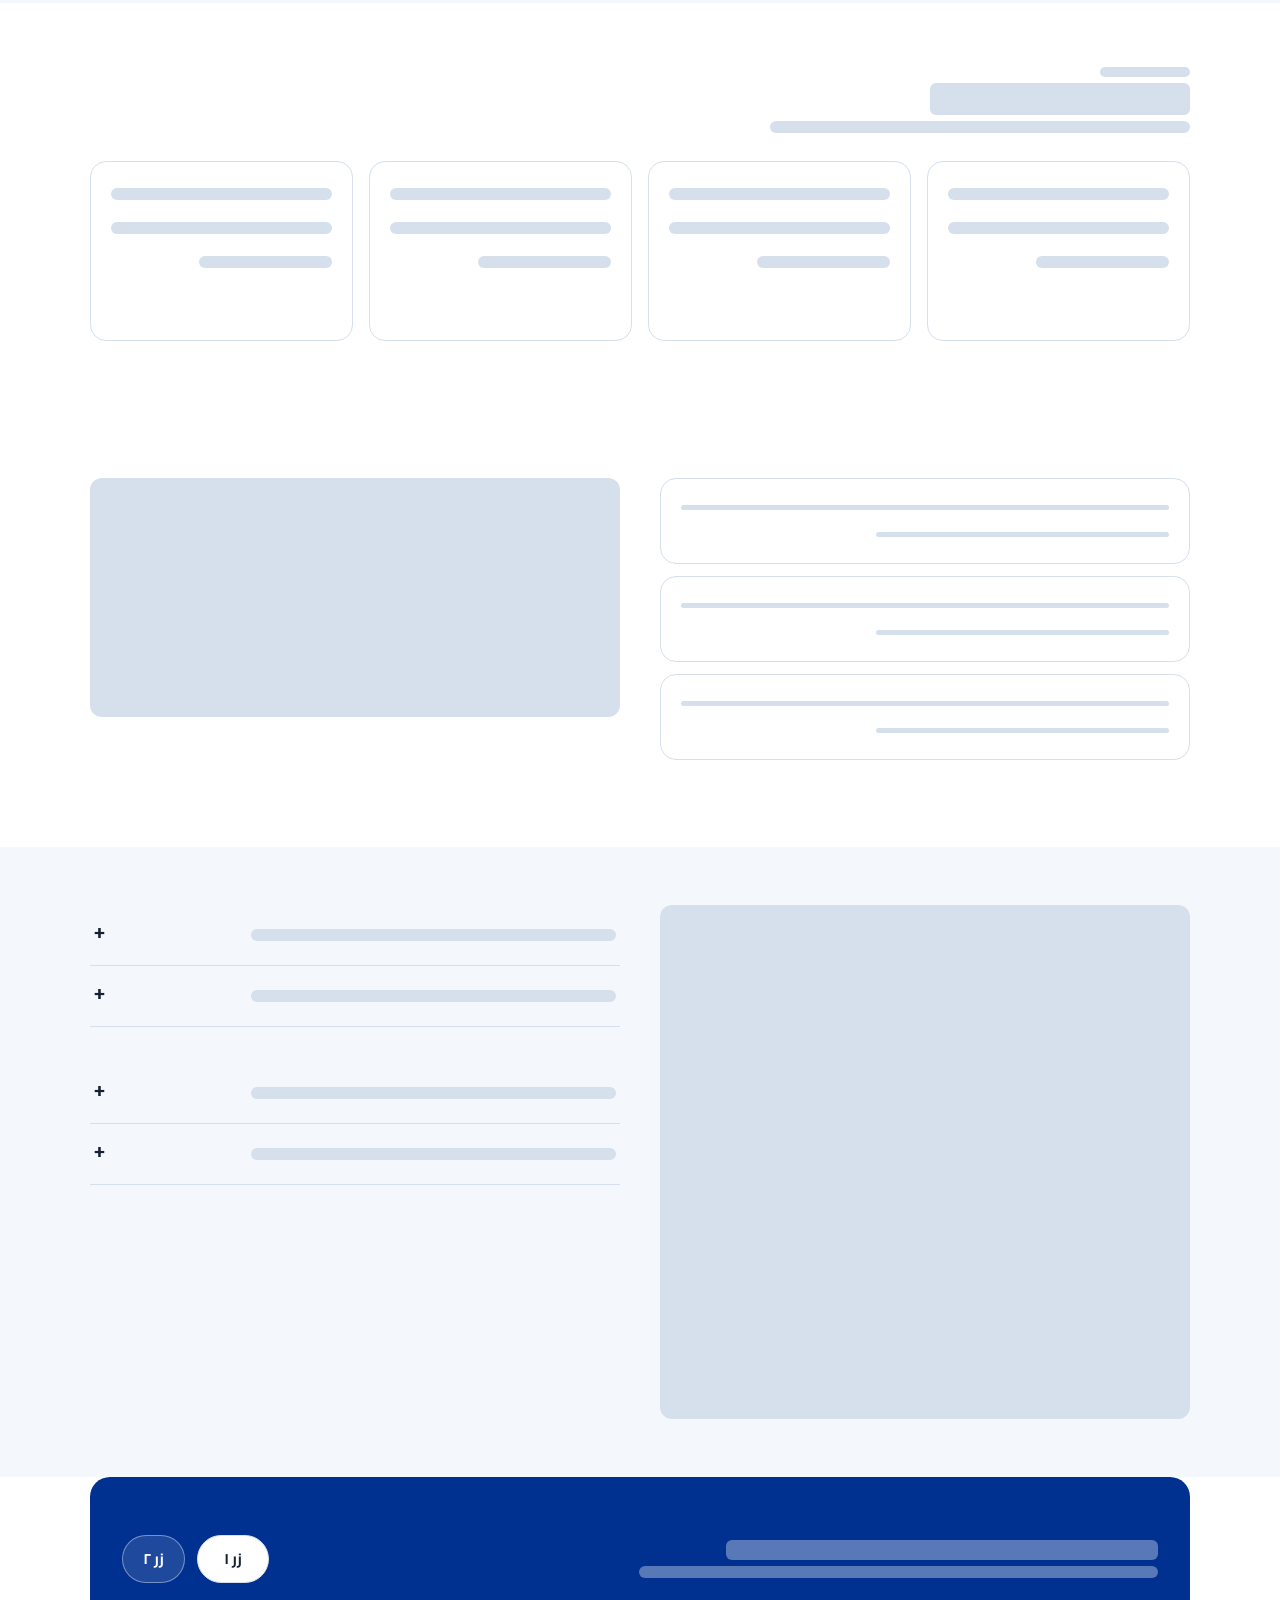
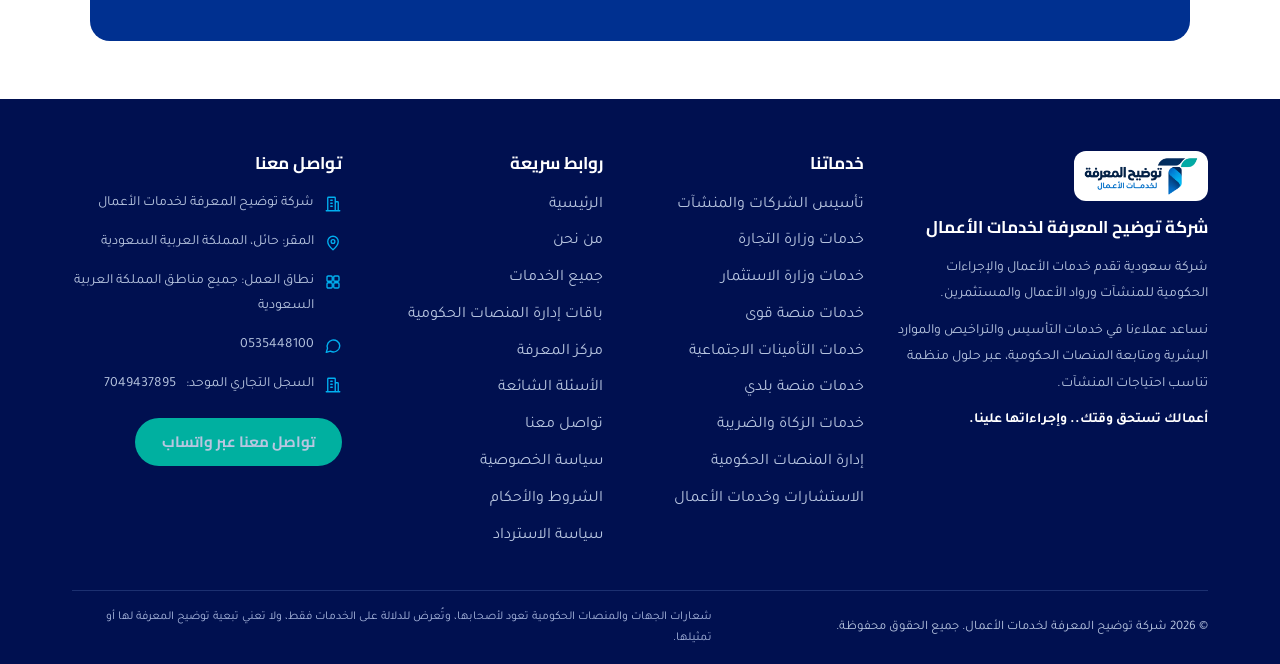
<file: consult.html>
<!doctype html>
<html lang="ar" dir="rtl"><head><meta charset="utf-8"><meta name="viewport" content="width=device-width,initial-scale=1">
<title>الاستشارات وخدمات الأعمال | توضيح المعرفة لخدمات الأعمال</title><meta name="description" content="استشارات تنظيمية وإدارية لأصحاب الأعمال في الإجراءات الحكومية، عبر واتساب لجميع مناطق المملكة."><meta property="og:title" content="الاستشارات وخدمات الأعمال | توضيح المعرفة لخدمات الأعمال"><meta property="og:description" content="استشارات تنظيمية وإدارية لأصحاب الأعمال في الإجراءات الحكومية، عبر واتساب لجميع مناطق المملكة."><meta property="og:type" content="website"><meta property="og:locale" content="ar_SA"><meta property="og:image" content="https://mnstaltfwq-oss.github.io/tawdih-site/logo.png">
<link rel="stylesheet" href="https://fonts.googleapis.com/css2?family=Cairo:wght@700;800&family=Tajawal:wght@400;500;700&display=swap">
<link rel="stylesheet" href="tokens.css"><link rel="stylesheet" href="layout.css"><link rel="stylesheet" href="components.css">
</head><body><script src="components.js"></script><script src="data.js"></script><script src="articles.js"></script><script src="packages-data.js"></script><script src="content.js"></script><script src="app.js"></script><script>mount("consult","")</script></body></html>
</file>
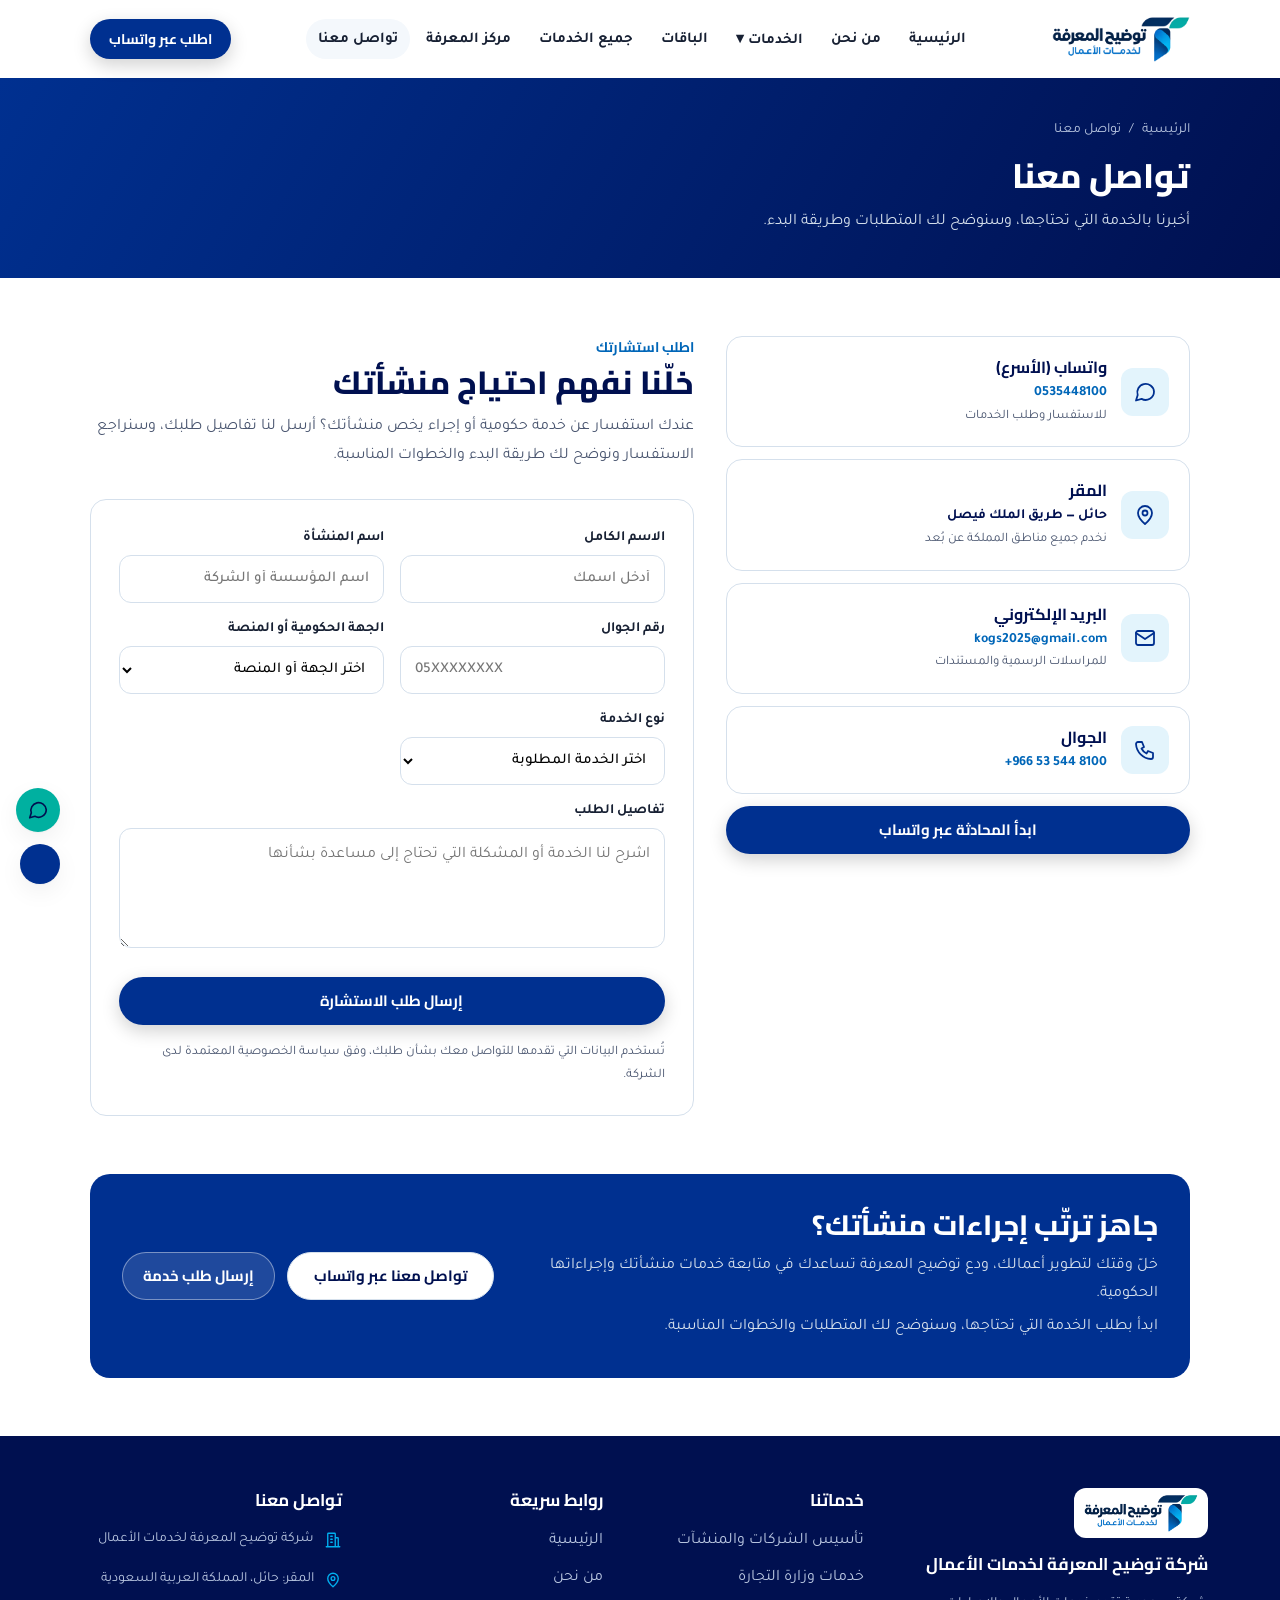
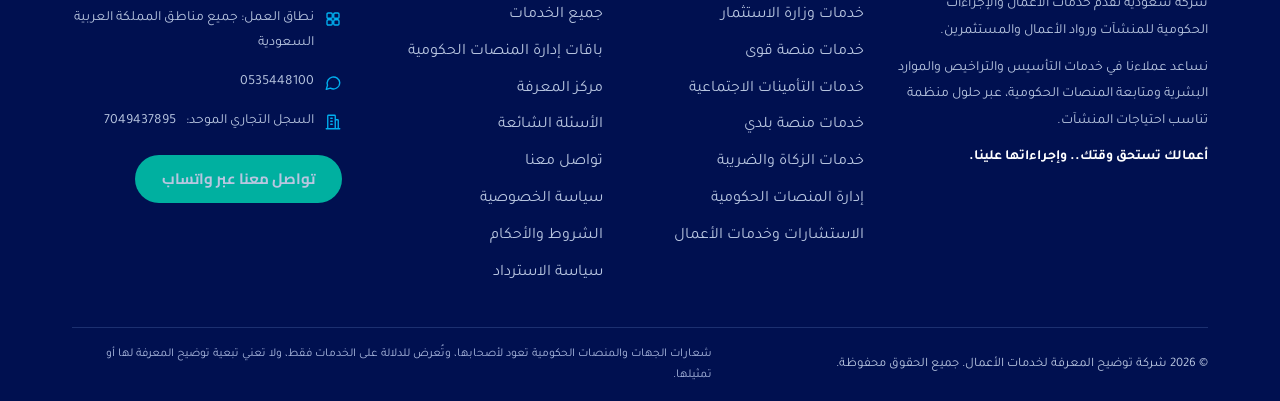
<file: contact.html>
<!doctype html>
<html lang="ar" dir="rtl"><head><meta charset="utf-8"><meta name="viewport" content="width=device-width,initial-scale=1">
<title>تواصل معنا | توضيح المعرفة لخدمات الأعمال</title><meta name="description" content="تواصل معنا عبر واتساب 0535448100 لطلب الخدمة أو الاستفسار. مقرنا في حائل، ونخدم جميع مناطق المملكة عن بُعد."><meta property="og:title" content="تواصل معنا | توضيح المعرفة لخدمات الأعمال"><meta property="og:description" content="تواصل معنا عبر واتساب 0535448100 لطلب الخدمة أو الاستفسار. مقرنا في حائل، ونخدم جميع مناطق المملكة عن بُعد."><meta property="og:type" content="website"><meta property="og:locale" content="ar_SA"><meta property="og:image" content="https://mnstaltfwq-oss.github.io/tawdih-site/logo.png">
<link rel="stylesheet" href="https://fonts.googleapis.com/css2?family=Cairo:wght@700;800&family=Tajawal:wght@400;500;700&display=swap">
<link rel="stylesheet" href="tokens.css"><link rel="stylesheet" href="layout.css"><link rel="stylesheet" href="components.css">
</head><body><script src="components.js"></script><script src="data.js"></script><script src="articles.js"></script><script src="packages-data.js"></script><script src="content.js"></script><script src="app.js"></script><script>mount("contact","contact.html")</script></body></html>
</file>
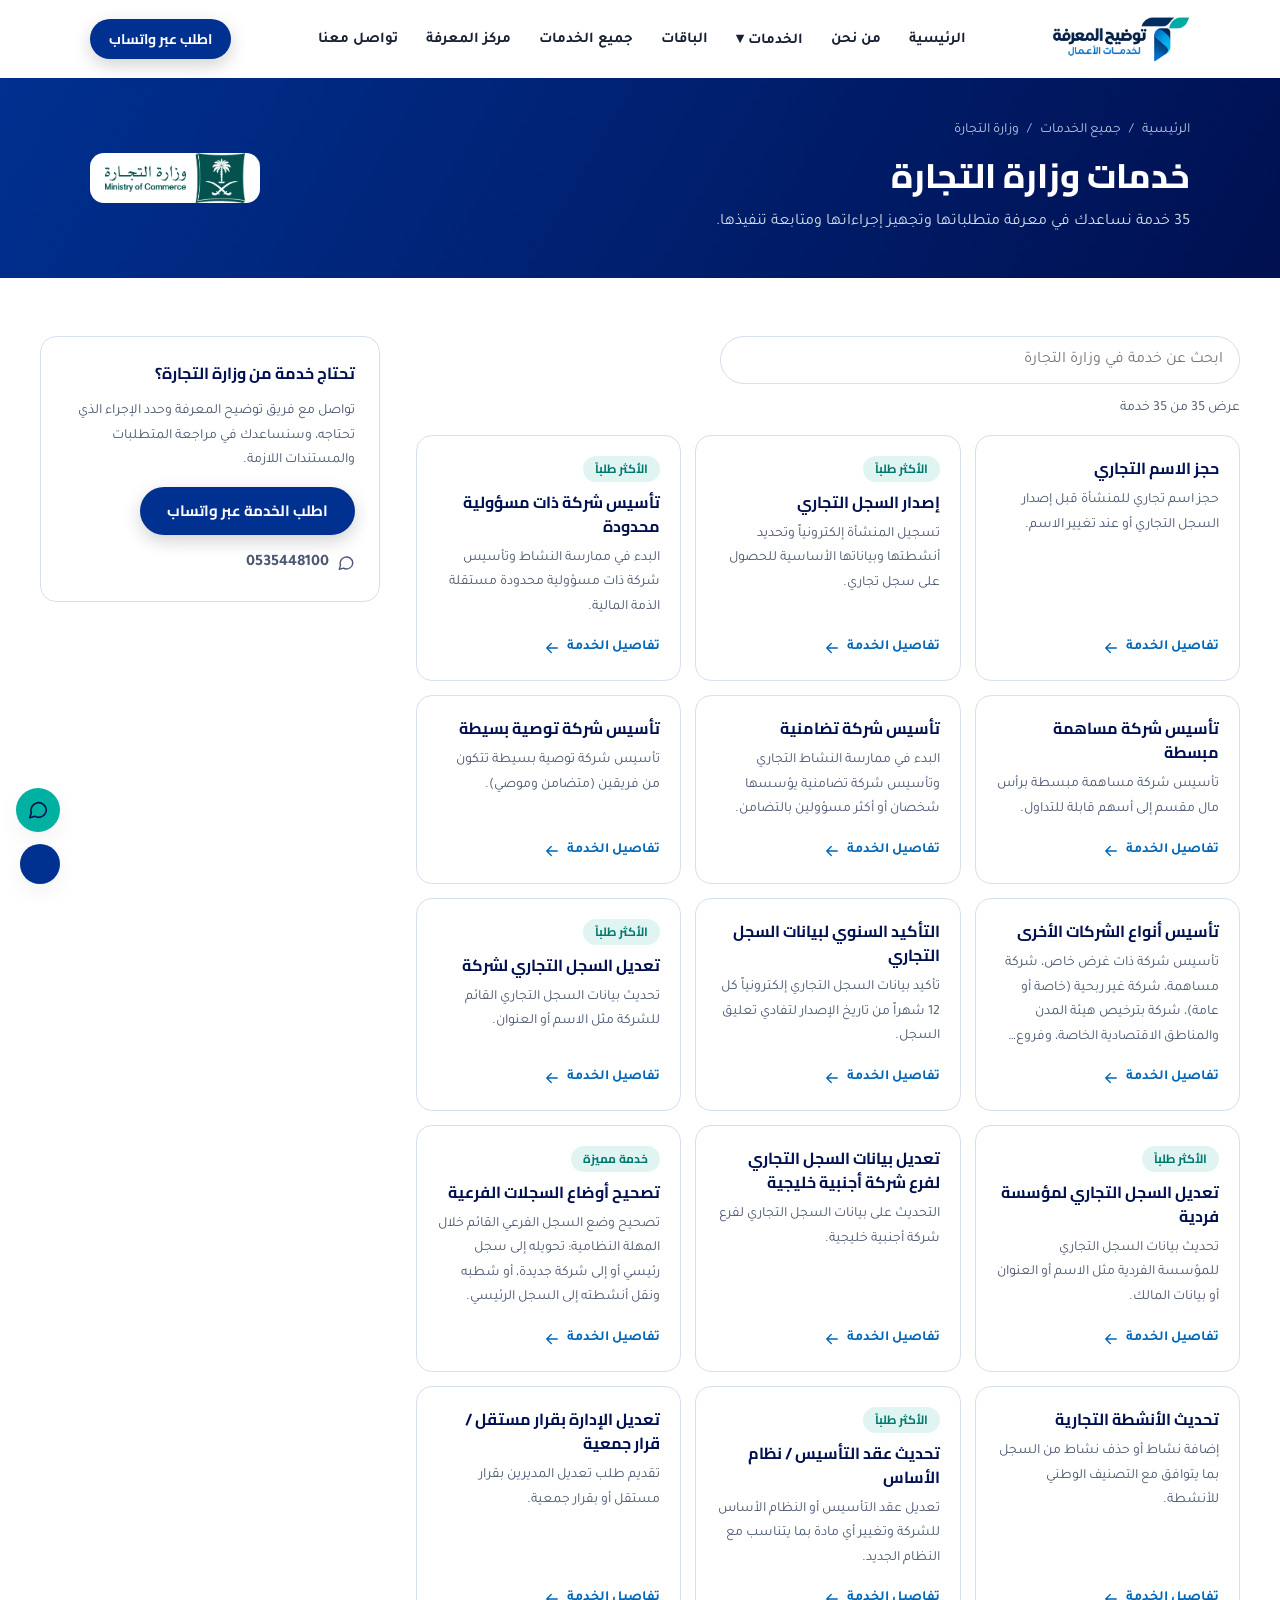
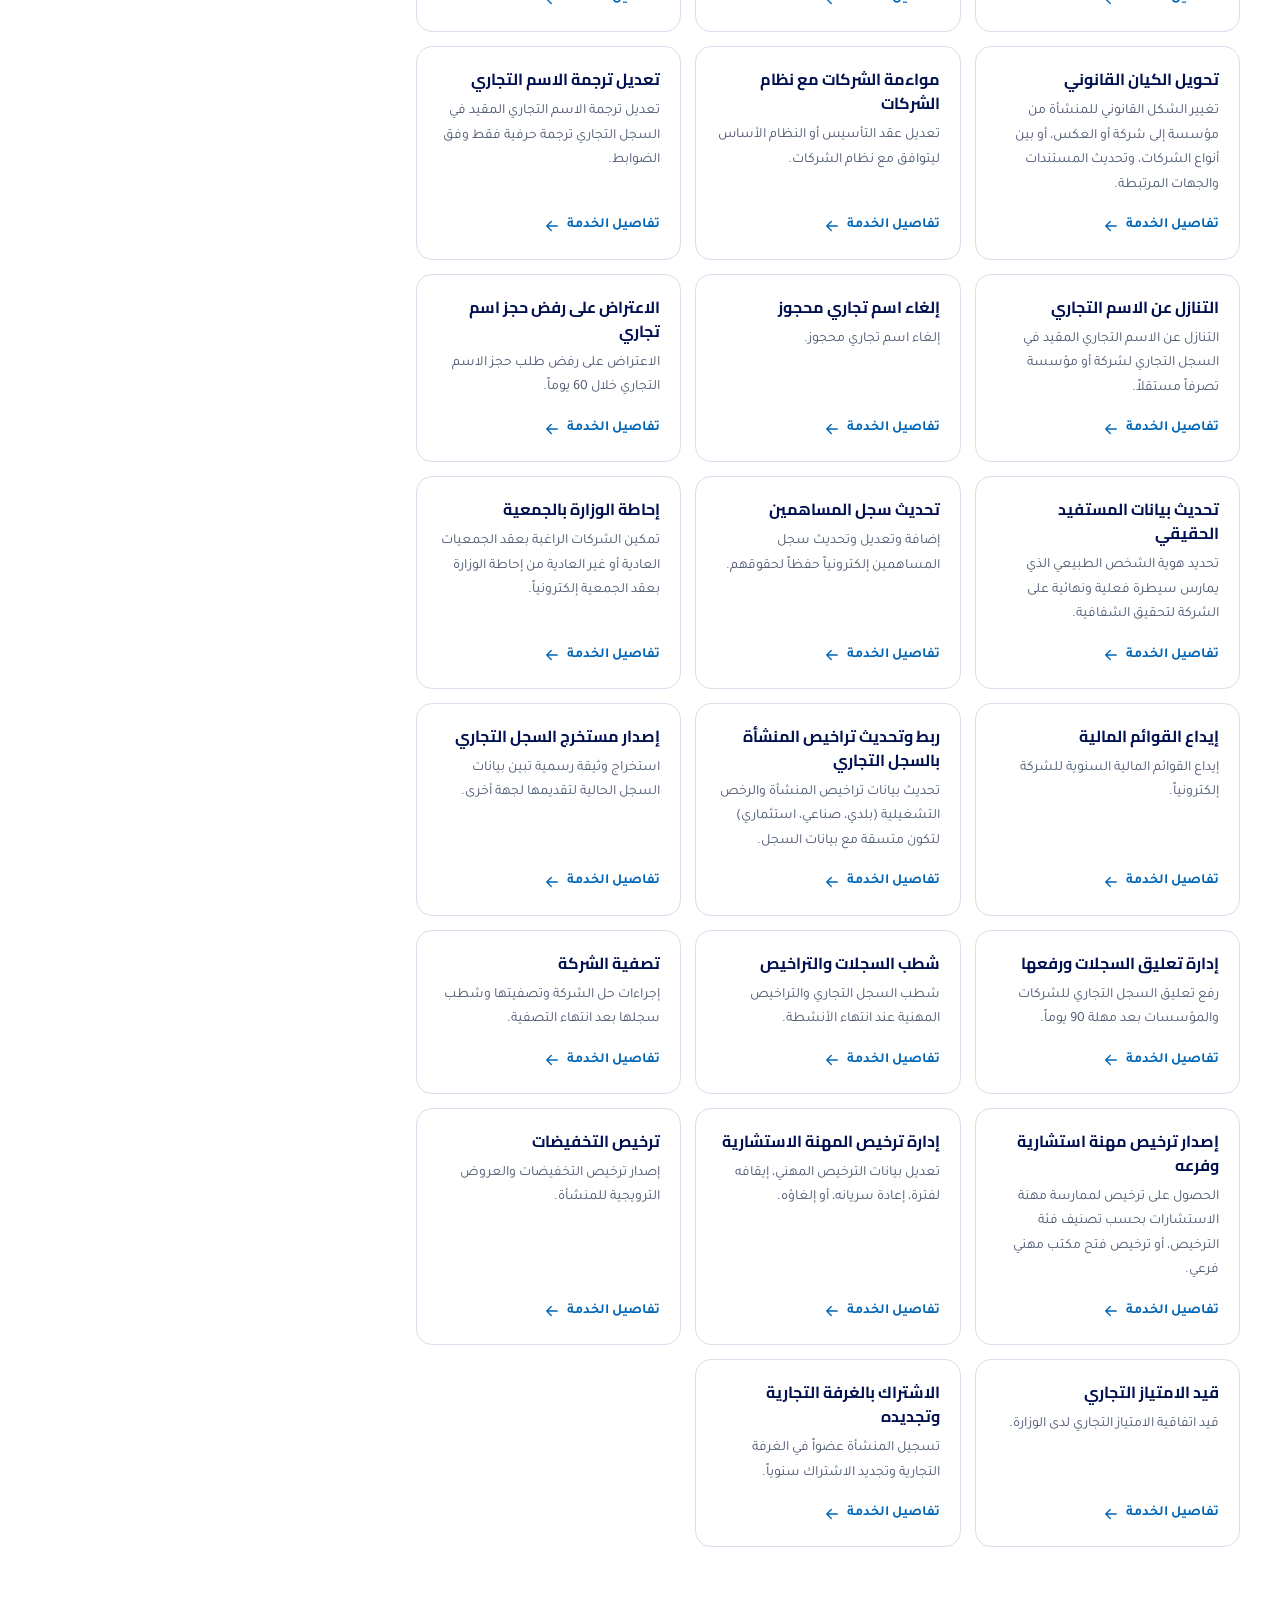
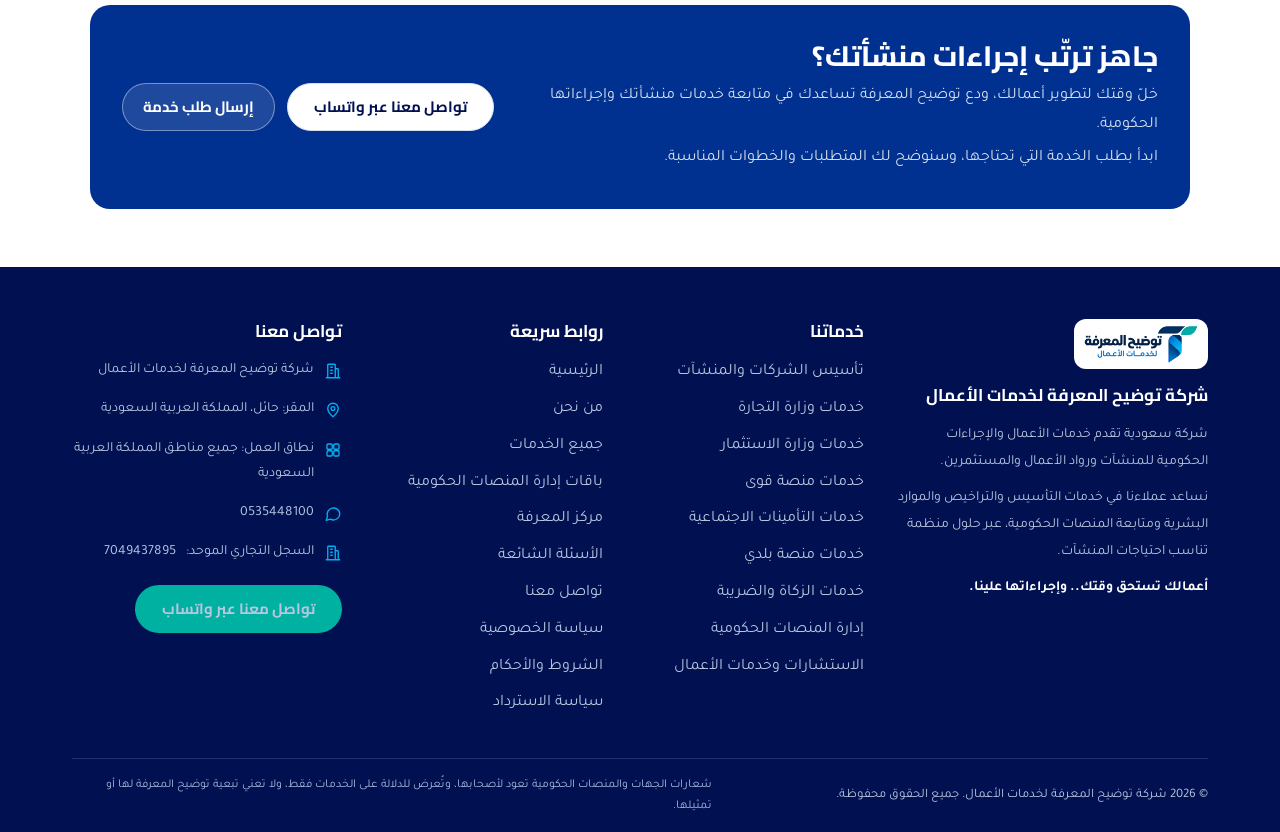
<file: entity.html>
<!doctype html>
<html lang="ar" dir="rtl"><head><meta charset="utf-8"><meta name="viewport" content="width=device-width,initial-scale=1">
<title>خدمات الجهات الحكومية | توضيح المعرفة لخدمات الأعمال</title><meta name="description" content="خدمات الجهة الحكومية التي نساعدك في معرفة متطلباتها وتجهيز إجراءاتها ومتابعة تنفيذها."><meta property="og:title" content="خدمات الجهات الحكومية | توضيح المعرفة لخدمات الأعمال"><meta property="og:description" content="خدمات الجهة الحكومية التي نساعدك في معرفة متطلباتها وتجهيز إجراءاتها ومتابعة تنفيذها."><meta property="og:type" content="website"><meta property="og:locale" content="ar_SA"><meta property="og:image" content="https://mnstaltfwq-oss.github.io/tawdih-site/logo.png">
<link rel="stylesheet" href="https://fonts.googleapis.com/css2?family=Cairo:wght@700;800&family=Tajawal:wght@400;500;700&display=swap">
<link rel="stylesheet" href="tokens.css"><link rel="stylesheet" href="layout.css"><link rel="stylesheet" href="components.css">
</head><body><script src="components.js"></script><script src="data.js"></script><script src="articles.js"></script><script src="packages-data.js"></script><script src="content.js"></script><script src="app.js"></script><script>mount("entity","entity.html")</script></body></html>
</file>
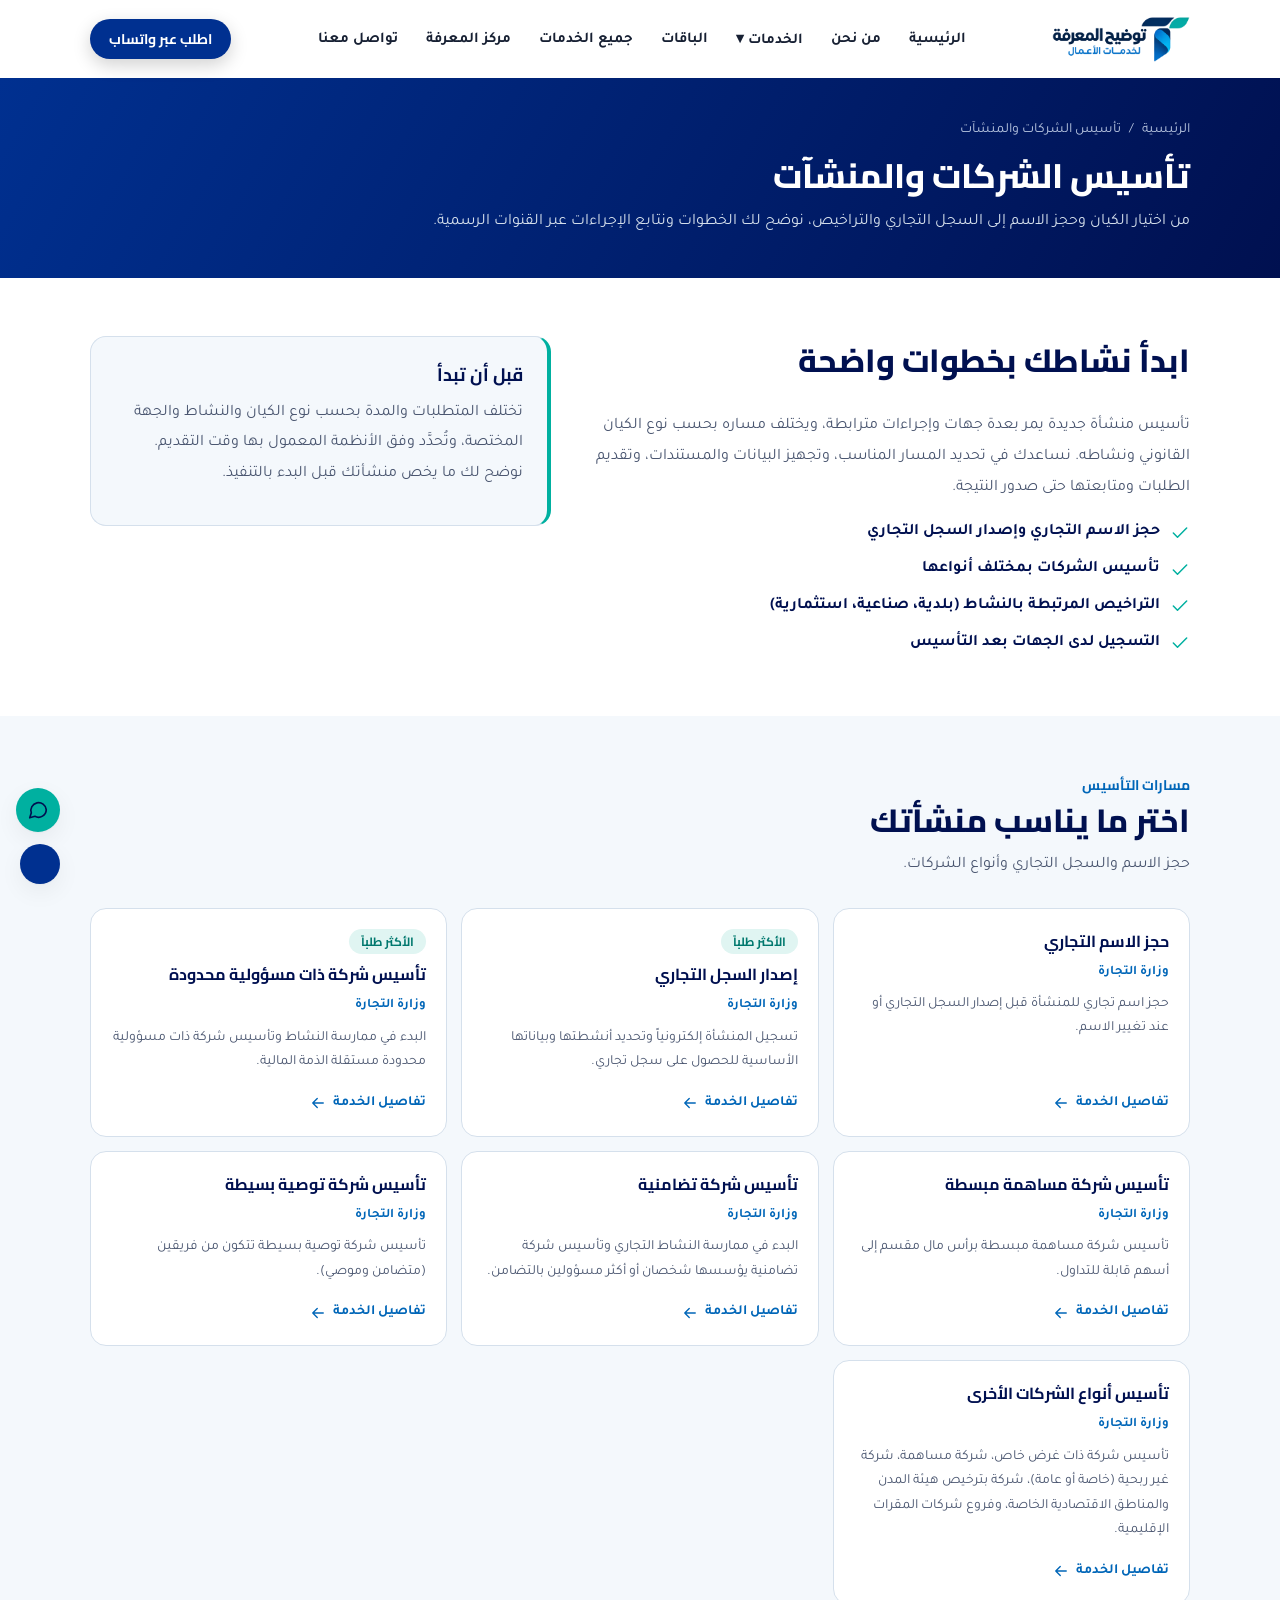
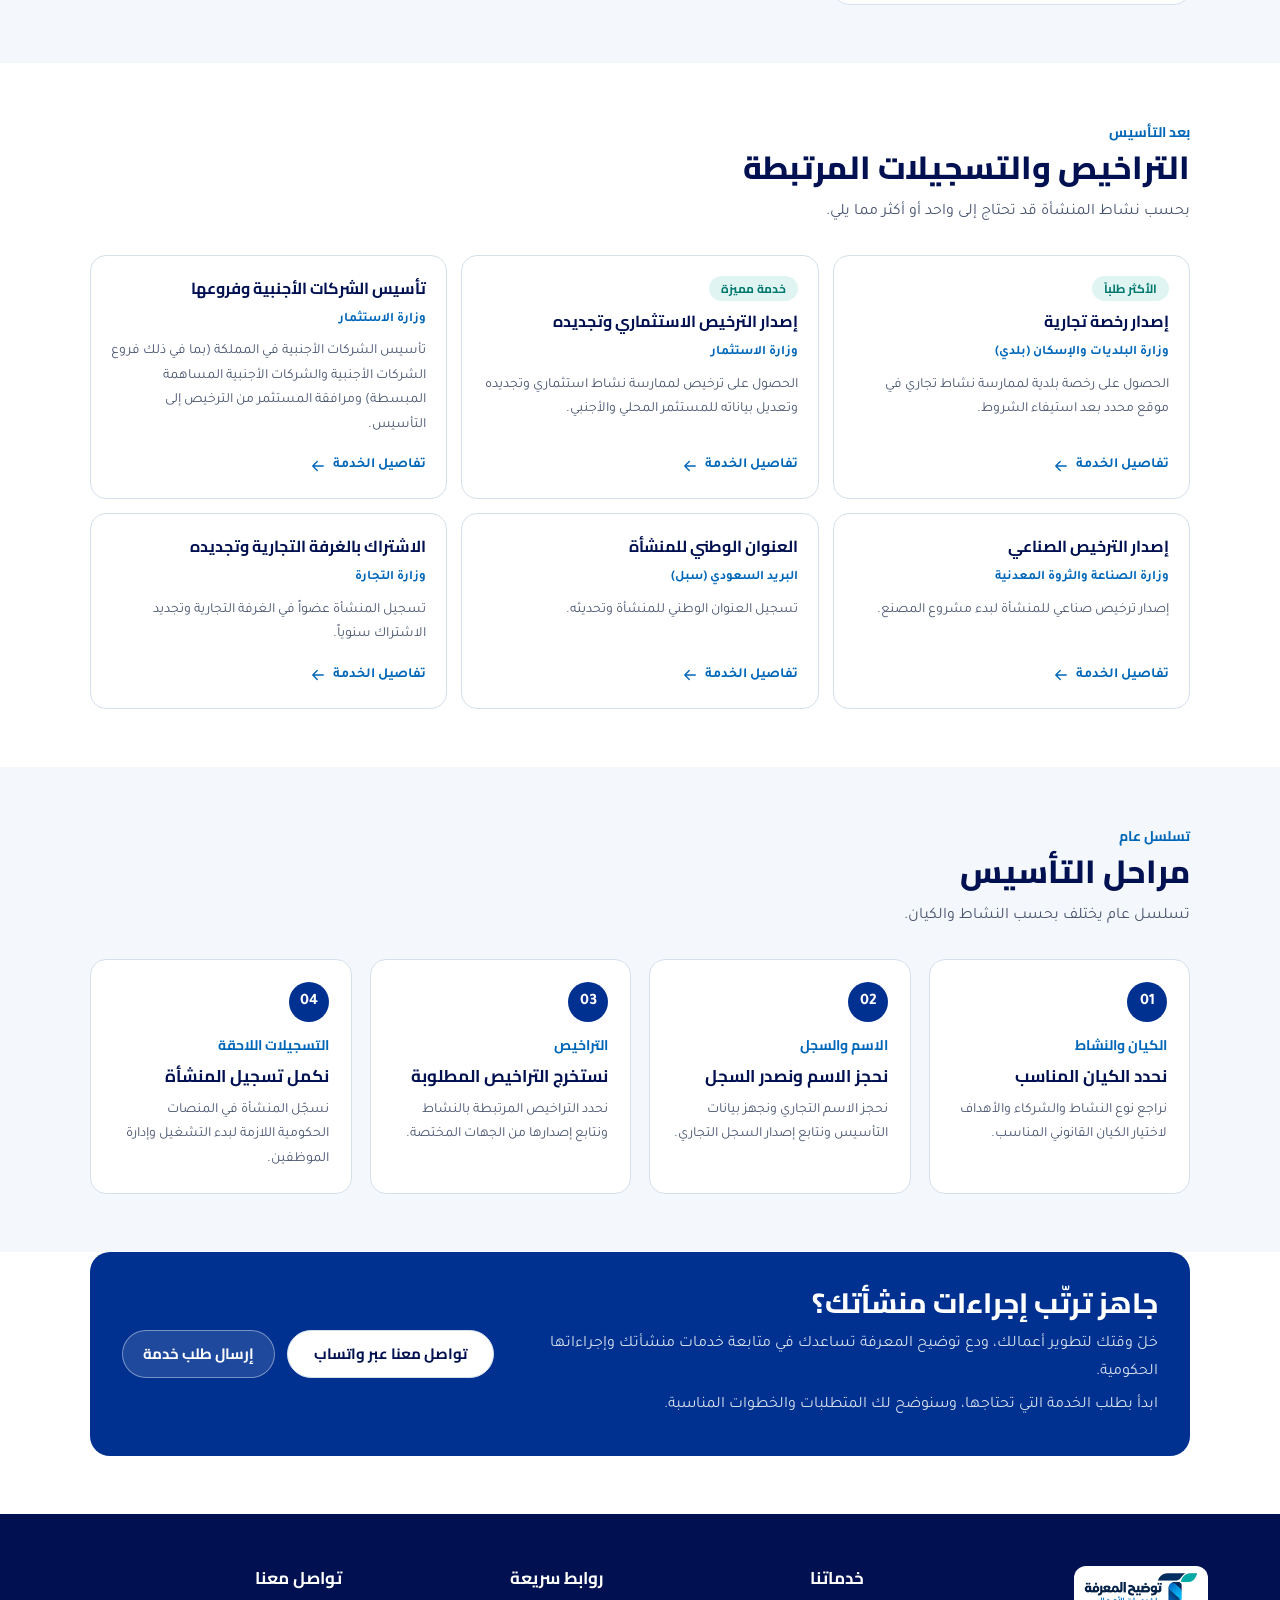
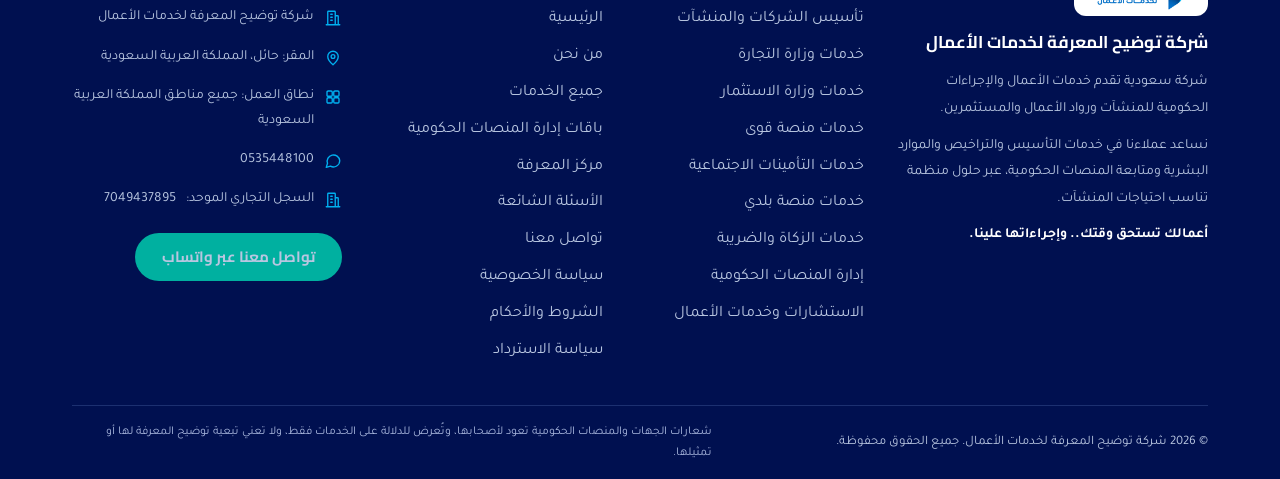
<file: incorporate.html>
<!doctype html>
<html lang="ar" dir="rtl"><head><meta charset="utf-8"><meta name="viewport" content="width=device-width,initial-scale=1">
<title>تأسيس الشركات والمنشآت | توضيح المعرفة لخدمات الأعمال</title><meta name="description" content="نوضح لك مسار تأسيس منشأتك: حجز الاسم التجاري والسجل التجاري وأنواع الشركات والتراخيص، ونتابع الإجراءات عبر القنوات الرسمية."><meta property="og:title" content="تأسيس الشركات والمنشآت | توضيح المعرفة لخدمات الأعمال"><meta property="og:description" content="نوضح لك مسار تأسيس منشأتك: حجز الاسم التجاري والسجل التجاري وأنواع الشركات والتراخيص، ونتابع الإجراءات عبر القنوات الرسمية."><meta property="og:type" content="website"><meta property="og:locale" content="ar_SA"><meta property="og:image" content="https://mnstaltfwq-oss.github.io/tawdih-site/logo.png">
<link rel="stylesheet" href="https://fonts.googleapis.com/css2?family=Cairo:wght@700;800&family=Tajawal:wght@400;500;700&display=swap">
<link rel="stylesheet" href="tokens.css"><link rel="stylesheet" href="layout.css"><link rel="stylesheet" href="components.css">
</head><body><script src="components.js"></script><script src="data.js"></script><script src="articles.js"></script><script src="packages-data.js"></script><script src="content.js"></script><script src="app.js"></script><script>mount("incorporate","")</script></body></html>
</file>
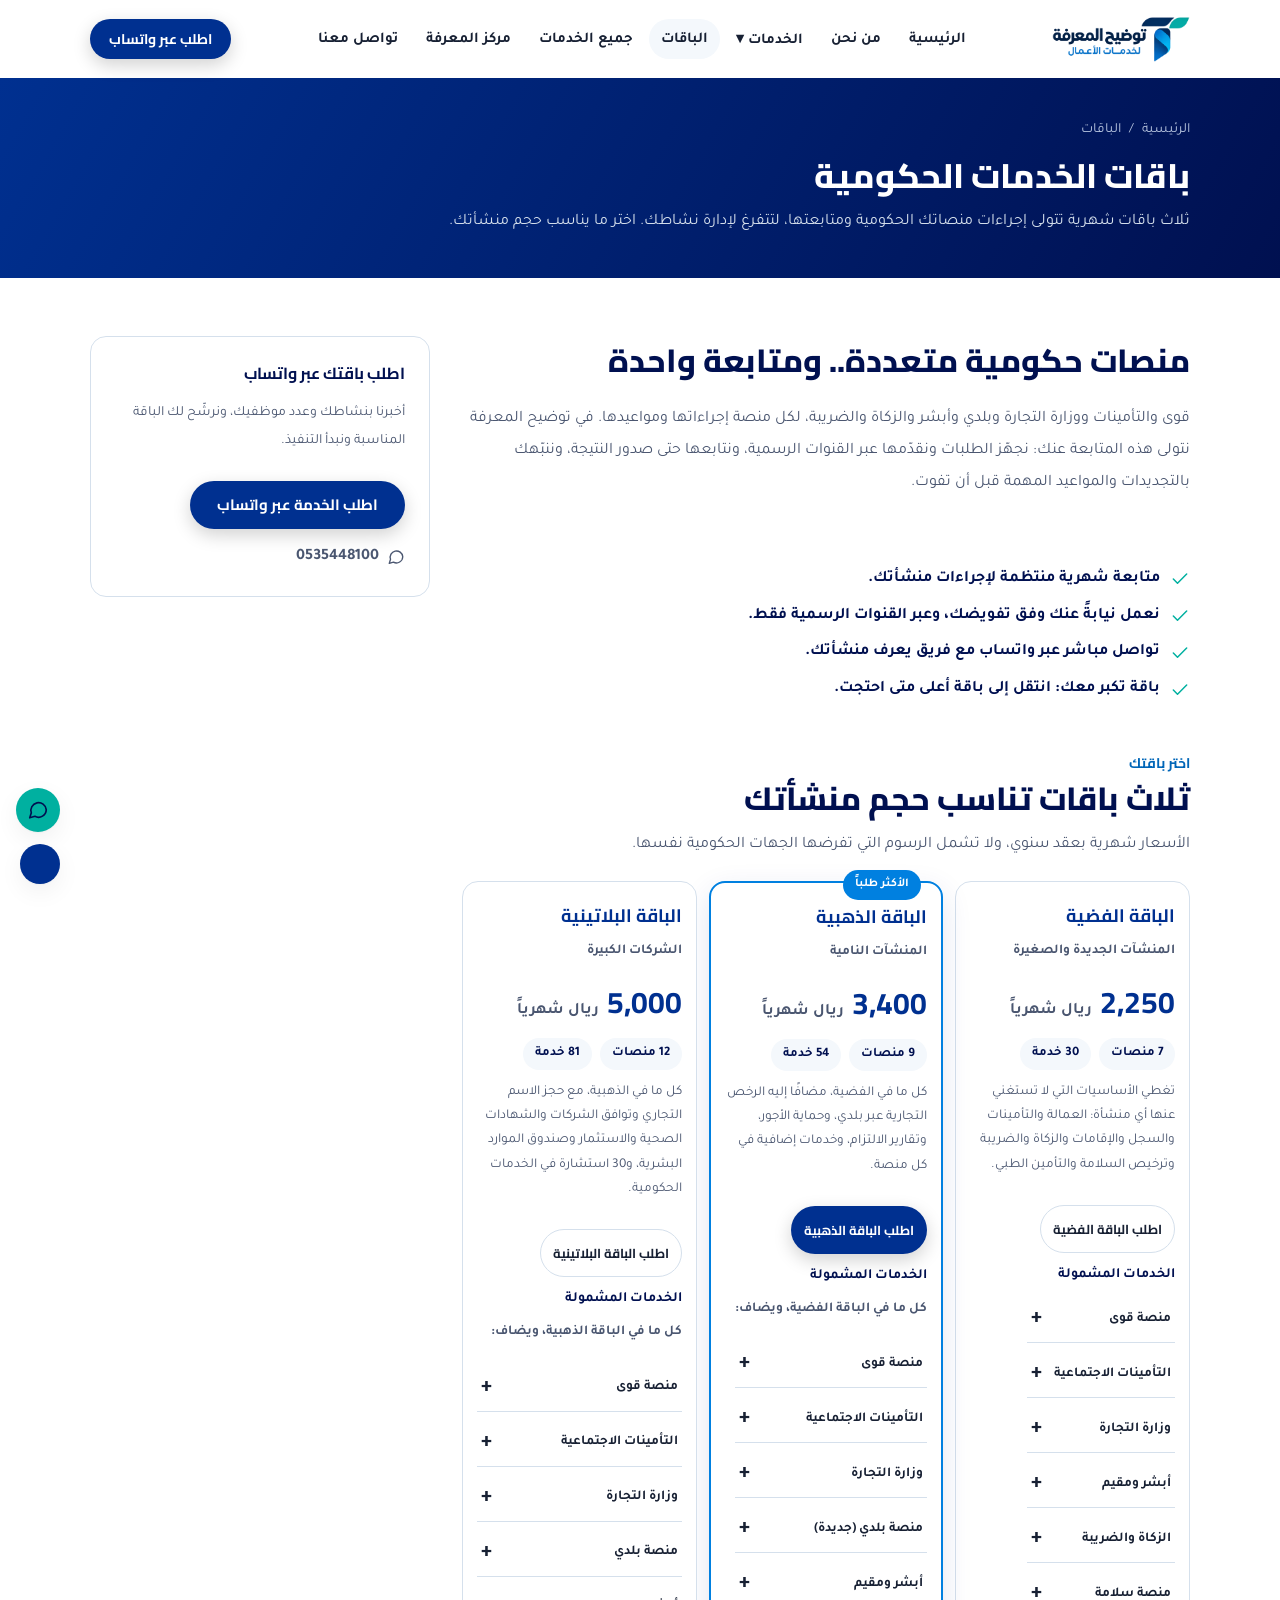
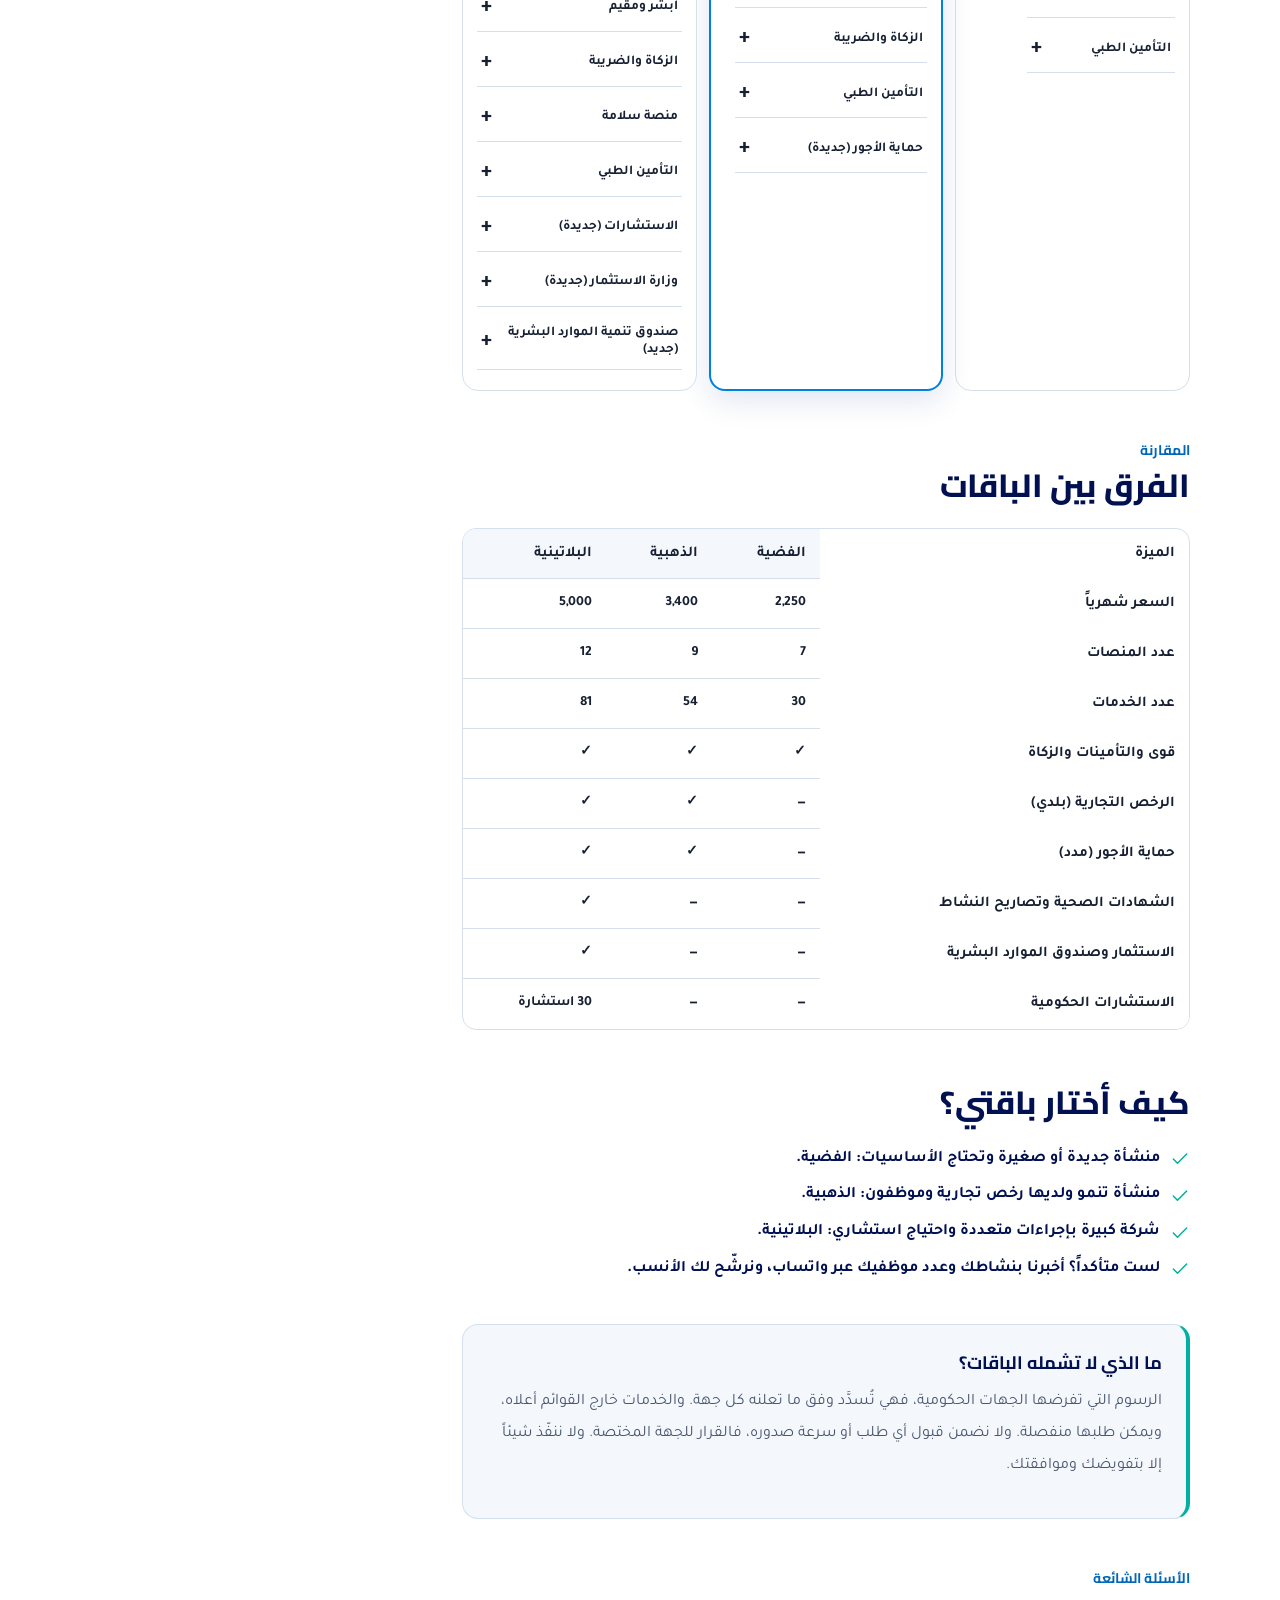
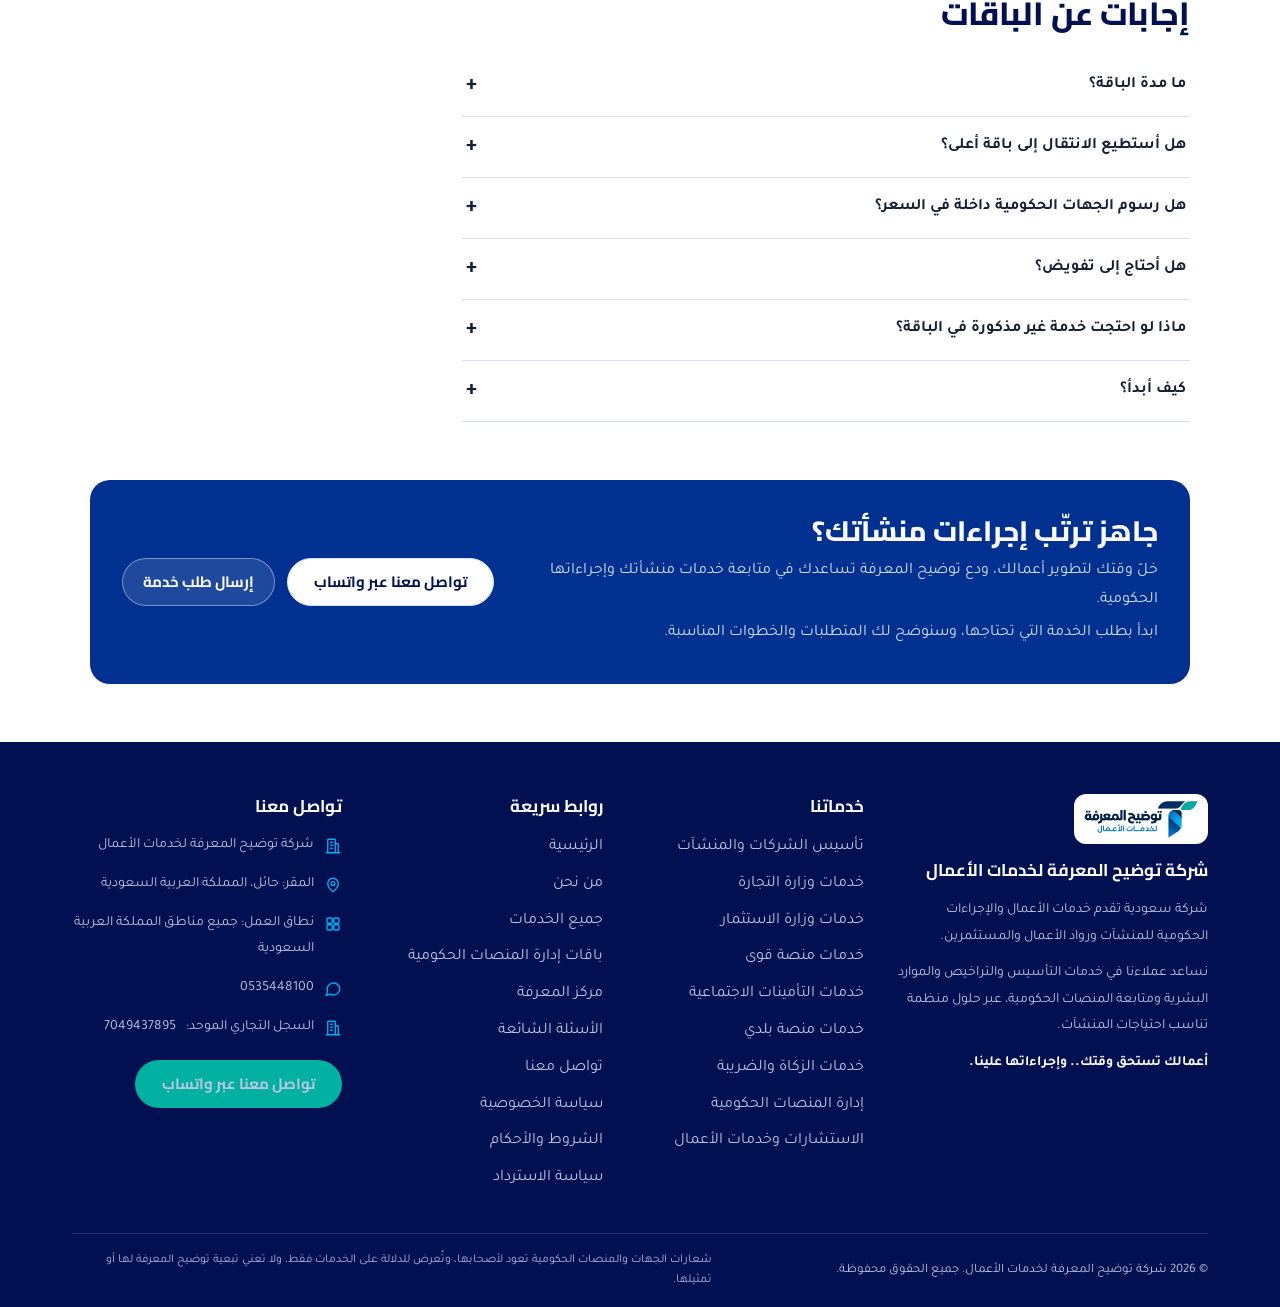
<file: packages.html>
<!doctype html>
<html lang="ar" dir="rtl"><head><meta charset="utf-8"><meta name="viewport" content="width=device-width,initial-scale=1">
<title>باقات الخدمات الحكومية | توضيح المعرفة لخدمات الأعمال</title><meta name="description" content="ثلاث باقات شهرية تتولى إجراءات منصاتك الحكومية ومتابعتها: الفضية والذهبية والبلاتينية. اختر ما يناسب حجم منشأتك."><meta property="og:title" content="باقات الخدمات الحكومية | توضيح المعرفة لخدمات الأعمال"><meta property="og:description" content="ثلاث باقات شهرية تتولى إجراءات منصاتك الحكومية ومتابعتها: الفضية والذهبية والبلاتينية. اختر ما يناسب حجم منشأتك."><meta property="og:type" content="website"><meta property="og:locale" content="ar_SA"><meta property="og:image" content="https://mnstaltfwq-oss.github.io/tawdih-site/logo.png">
<link rel="stylesheet" href="https://fonts.googleapis.com/css2?family=Cairo:wght@700;800&family=Tajawal:wght@400;500;700&display=swap">
<link rel="stylesheet" href="tokens.css"><link rel="stylesheet" href="layout.css"><link rel="stylesheet" href="components.css">
</head><body><script src="components.js"></script><script src="data.js"></script><script src="articles.js"></script><script src="packages-data.js"></script><script src="content.js"></script><script src="app.js"></script><script>mount("packages","packages.html")</script></body></html>
</file>
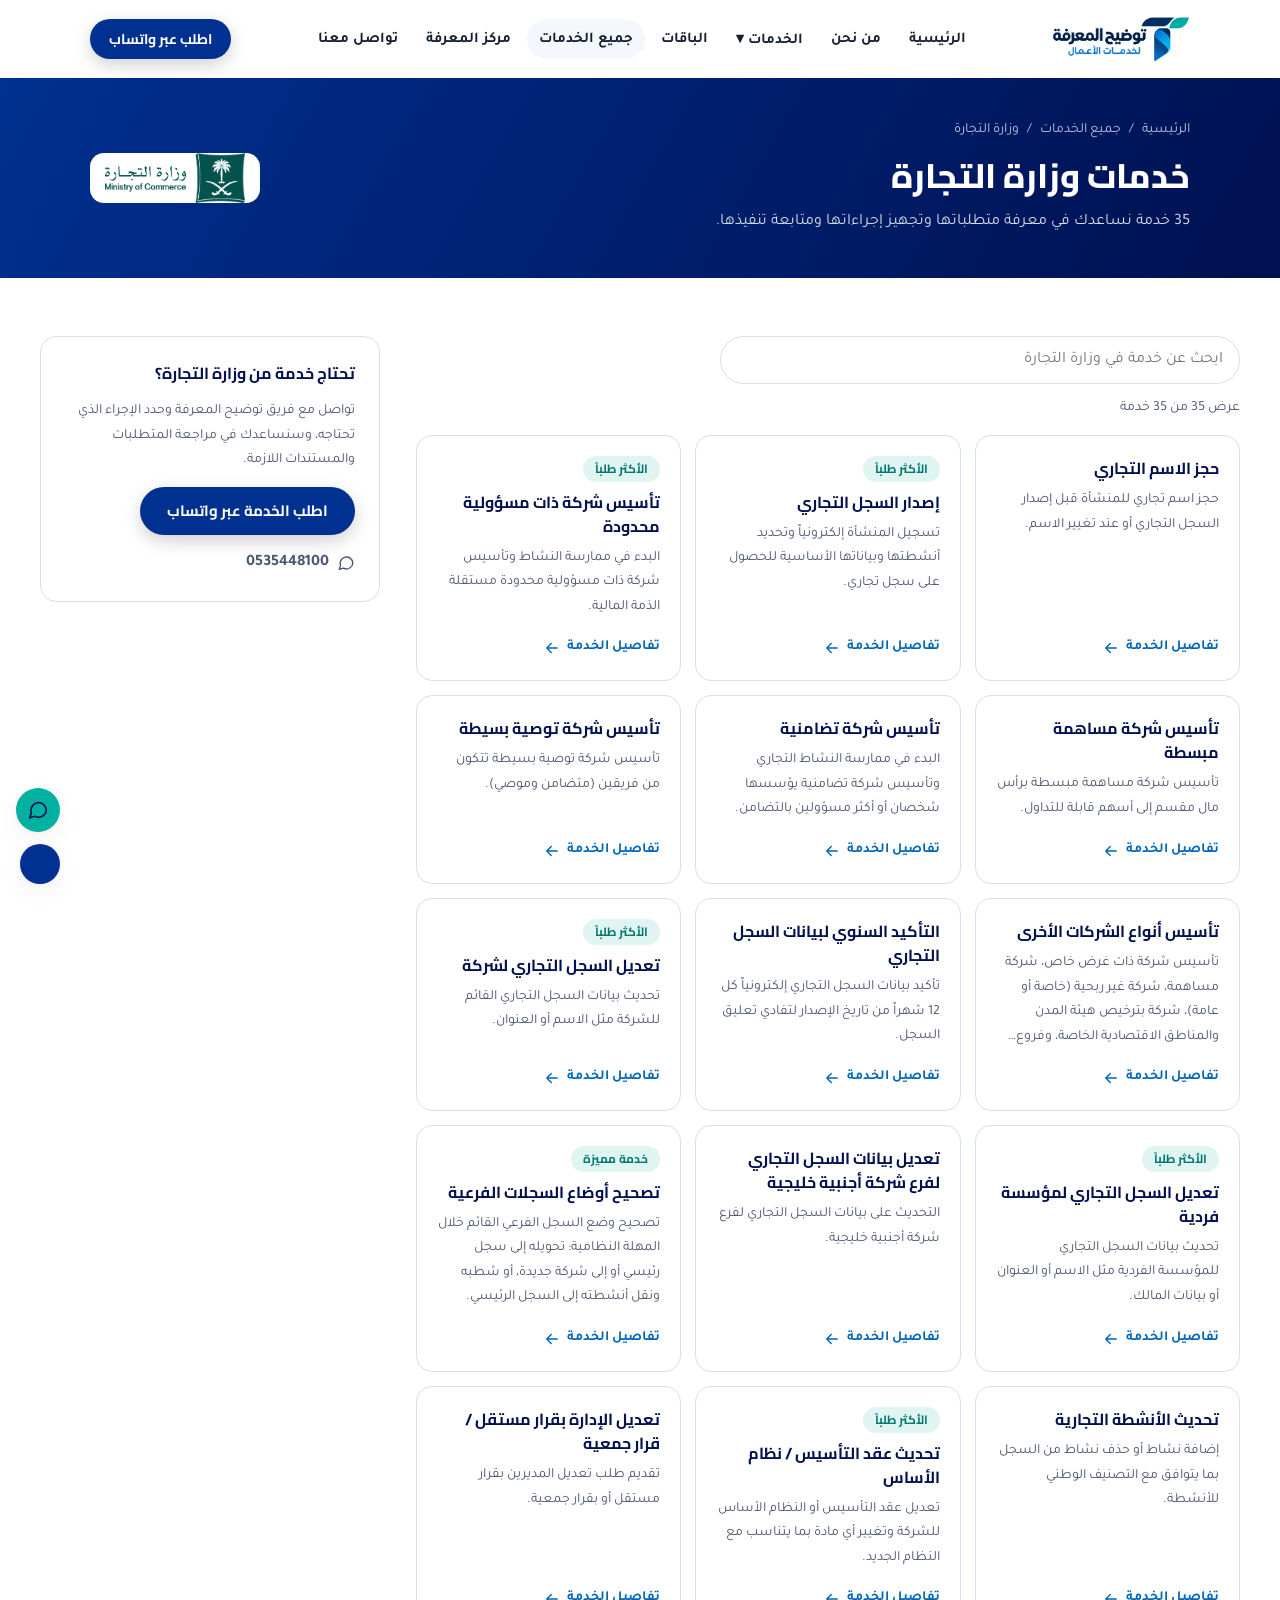
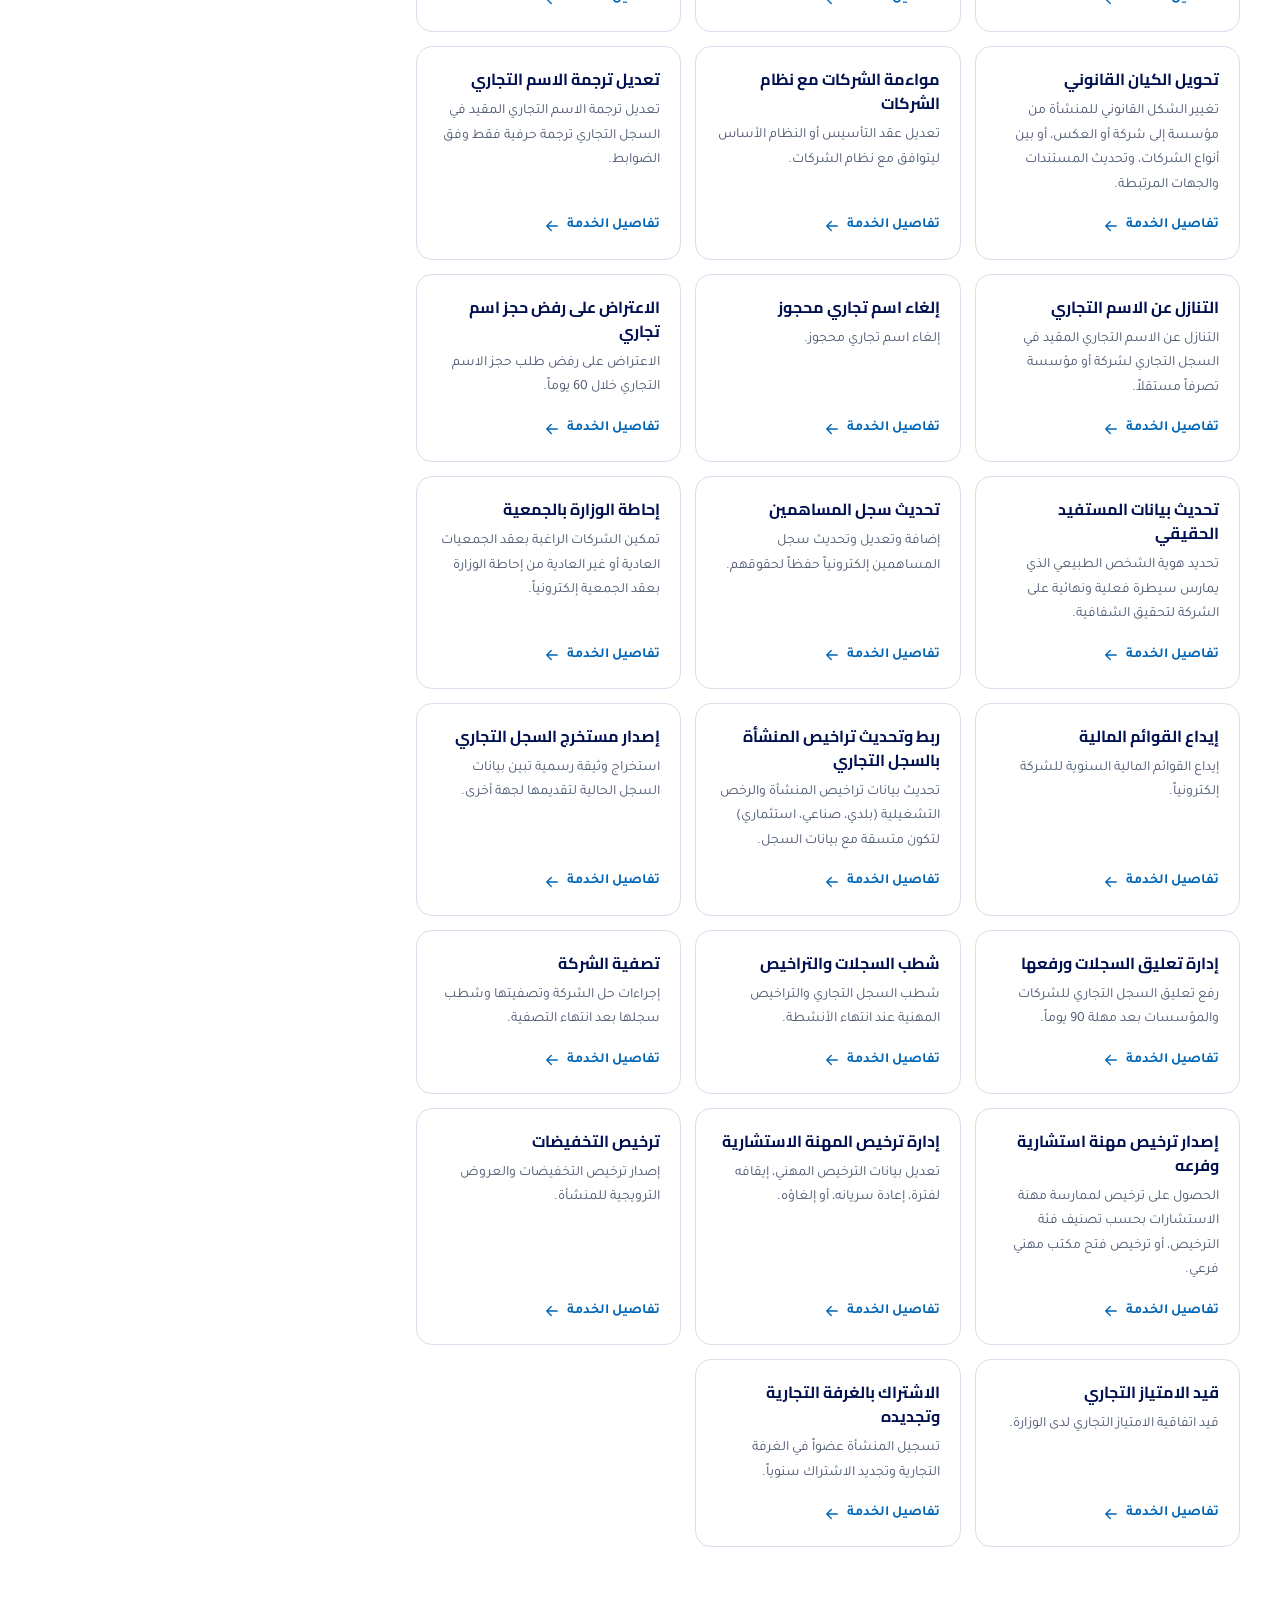
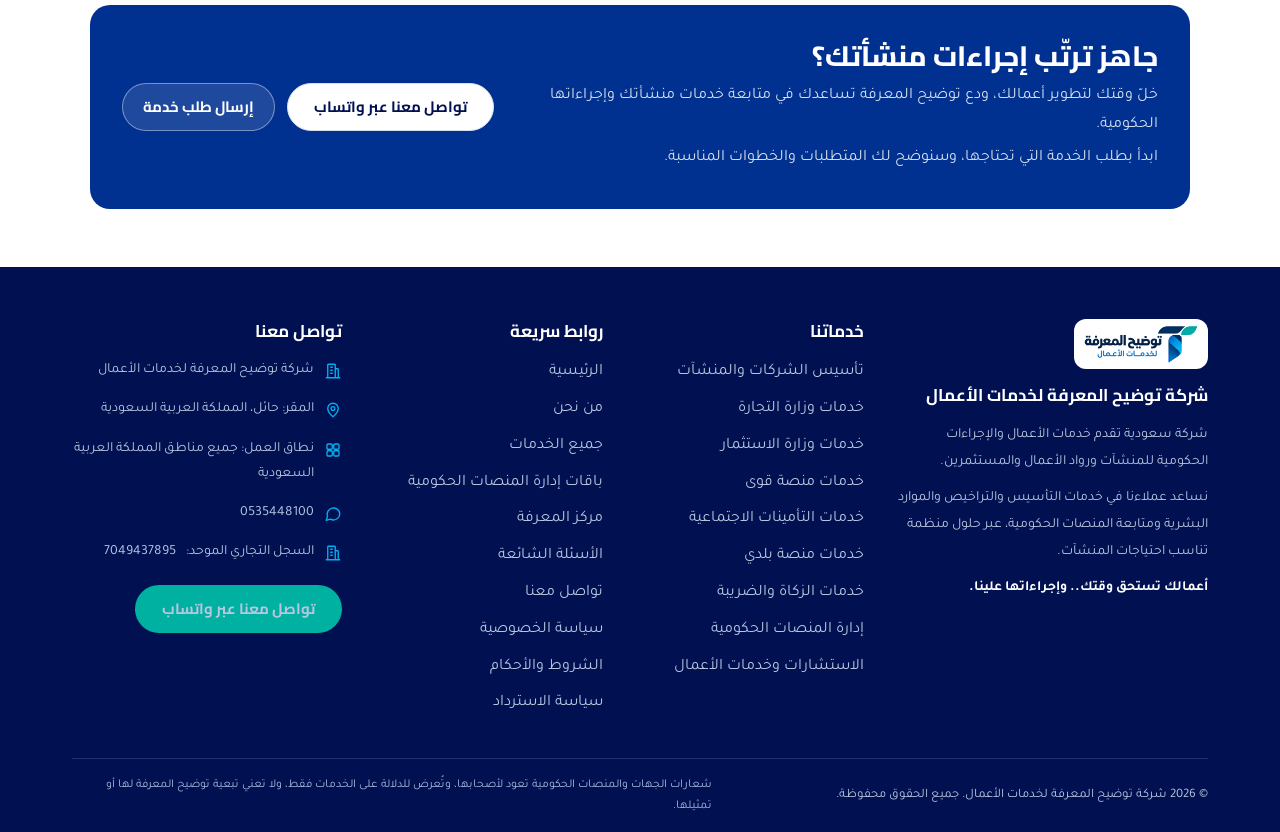
<file: platform.html>
<!doctype html>
<html lang="ar" dir="rtl"><head><meta charset="utf-8"><meta name="viewport" content="width=device-width,initial-scale=1">
<title>المنصات الحكومية | توضيح المعرفة لخدمات الأعمال</title><meta name="description" content="نساعدك في إدارة المنصات الحكومية لمنشأتك ومتابعة إجراءاتها وتجديداتها."><meta property="og:title" content="المنصات الحكومية | توضيح المعرفة لخدمات الأعمال"><meta property="og:description" content="نساعدك في إدارة المنصات الحكومية لمنشأتك ومتابعة إجراءاتها وتجديداتها."><meta property="og:type" content="website"><meta property="og:locale" content="ar_SA"><meta property="og:image" content="https://mnstaltfwq-oss.github.io/tawdih-site/logo.png">
<link rel="stylesheet" href="https://fonts.googleapis.com/css2?family=Cairo:wght@700;800&family=Tajawal:wght@400;500;700&display=swap">
<link rel="stylesheet" href="tokens.css"><link rel="stylesheet" href="layout.css"><link rel="stylesheet" href="components.css">
</head><body><script src="components.js"></script><script src="data.js"></script><script src="articles.js"></script><script src="packages-data.js"></script><script src="content.js"></script><script src="app.js"></script><script>mount("entity","services.html")</script></body></html>
</file>
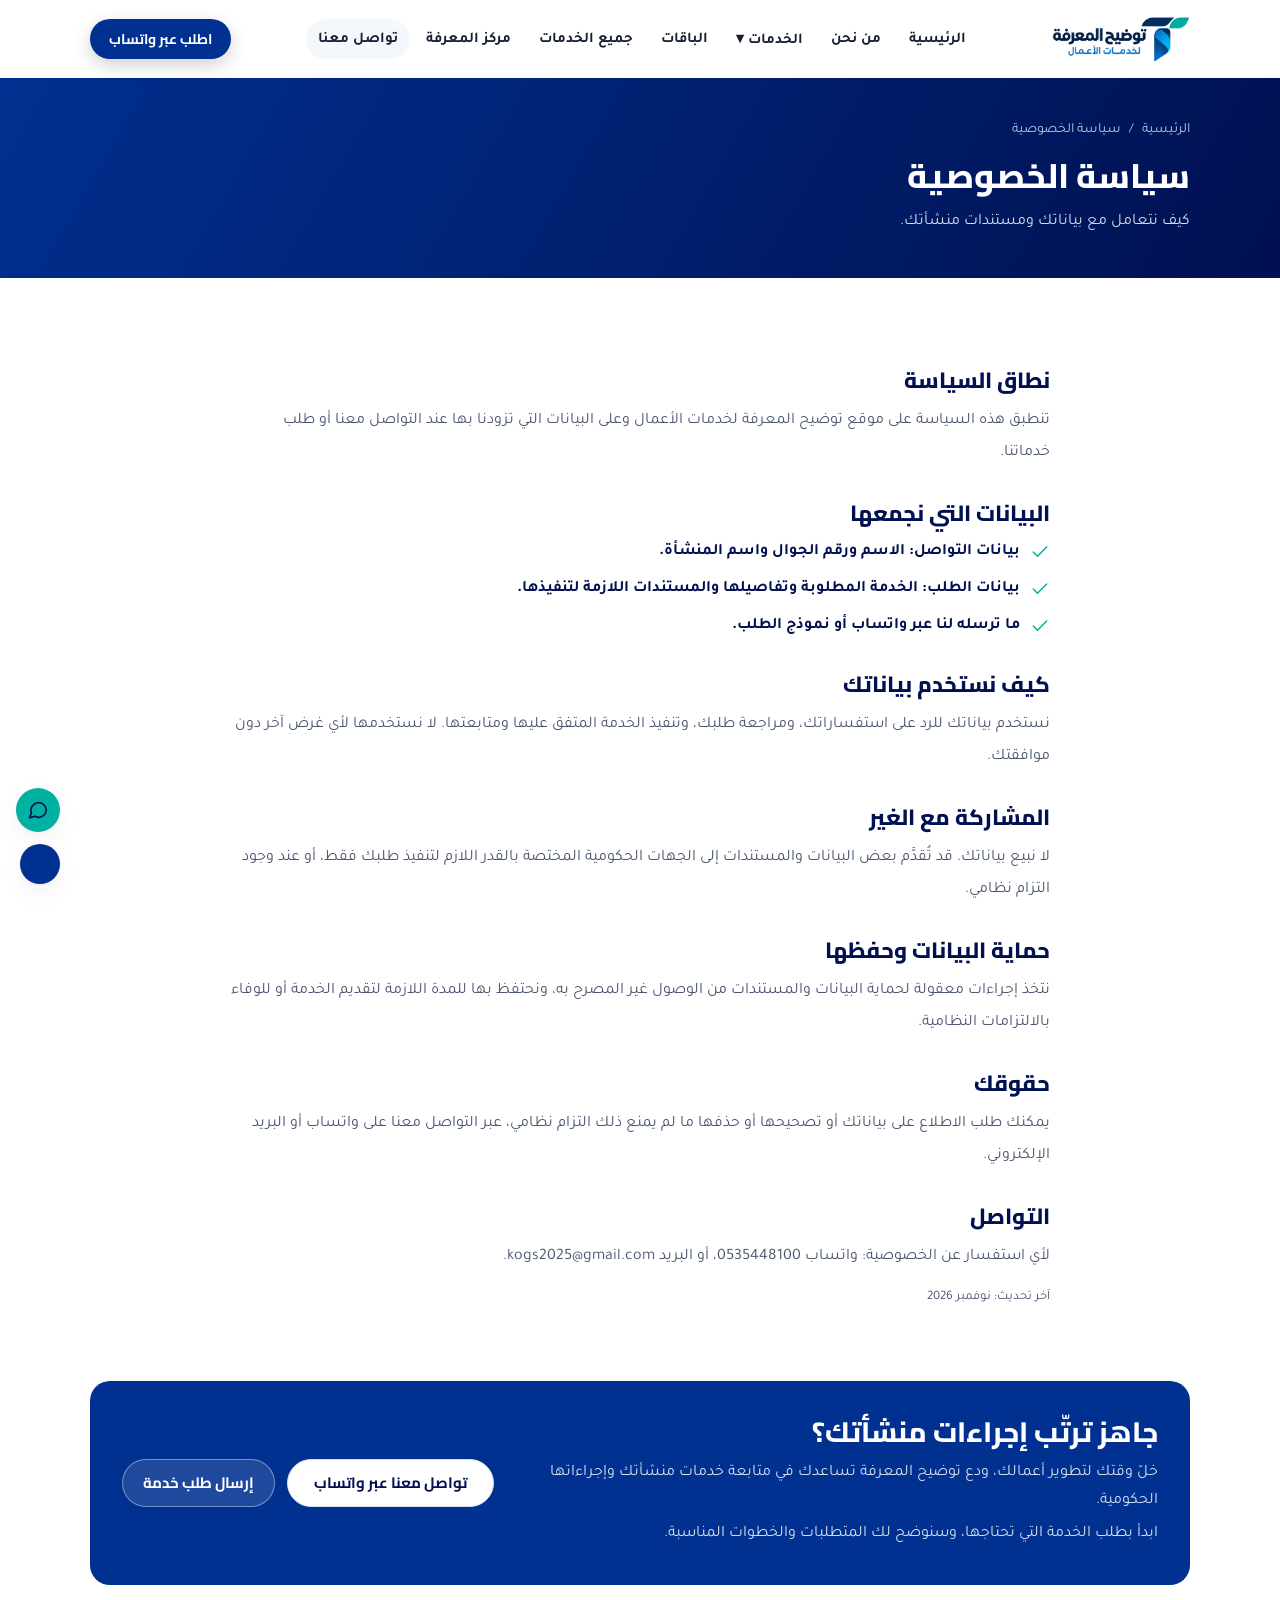
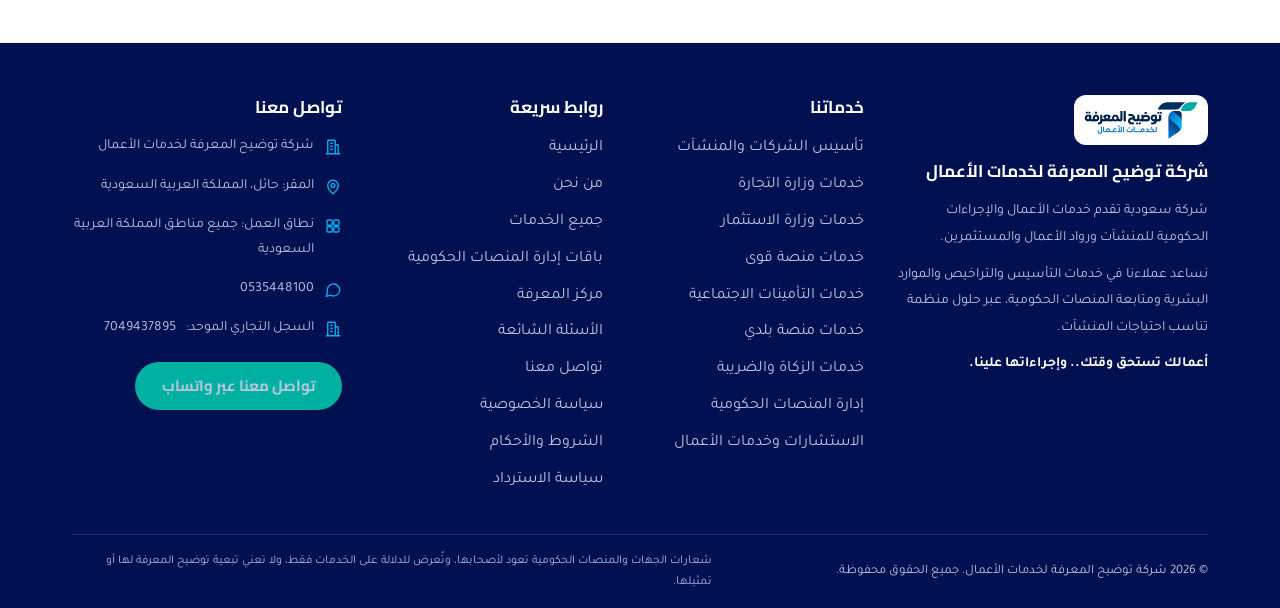
<file: privacy.html>
<!doctype html>
<html lang="ar" dir="rtl"><head><meta charset="utf-8"><meta name="viewport" content="width=device-width,initial-scale=1">
<title>سياسة الخصوصية | توضيح المعرفة لخدمات الأعمال</title><meta name="description" content="كيف نتعامل مع بياناتك ومستندات منشأتك."><meta property="og:title" content="سياسة الخصوصية | توضيح المعرفة لخدمات الأعمال"><meta property="og:description" content="كيف نتعامل مع بياناتك ومستندات منشأتك."><meta property="og:type" content="website"><meta property="og:locale" content="ar_SA"><meta property="og:image" content="https://mnstaltfwq-oss.github.io/tawdih-site/logo.png">
<link rel="stylesheet" href="https://fonts.googleapis.com/css2?family=Cairo:wght@700;800&family=Tajawal:wght@400;500;700&display=swap">
<link rel="stylesheet" href="tokens.css"><link rel="stylesheet" href="layout.css"><link rel="stylesheet" href="components.css">
</head><body><script src="components.js"></script><script src="data.js"></script><script src="articles.js"></script><script src="packages-data.js"></script><script src="content.js"></script><script src="app.js"></script><script>mount("privacy","contact.html")</script></body></html>
</file>
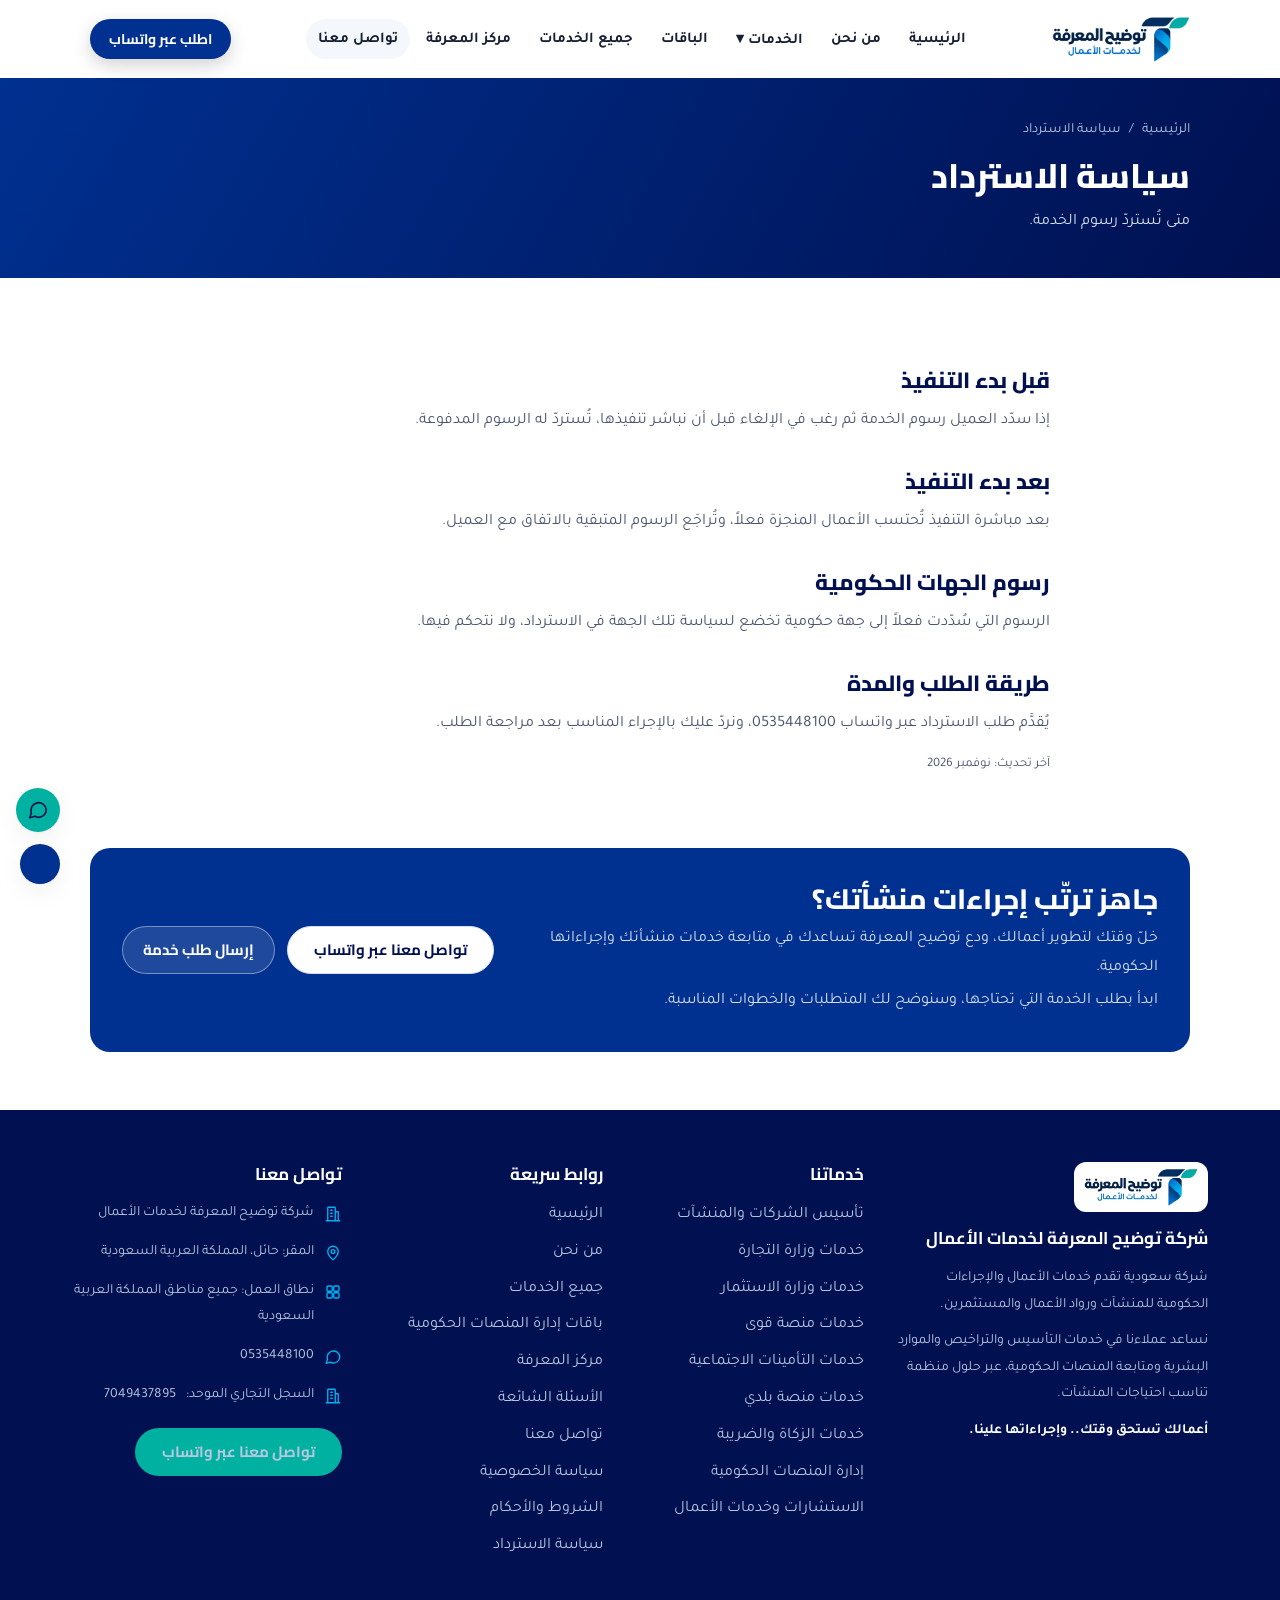
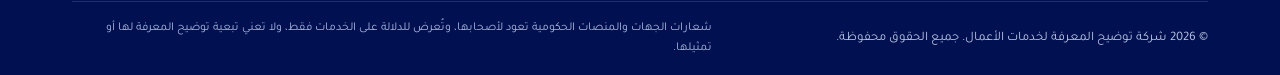
<file: refund.html>
<!doctype html>
<html lang="ar" dir="rtl"><head><meta charset="utf-8"><meta name="viewport" content="width=device-width,initial-scale=1">
<title>سياسة الاسترداد | توضيح المعرفة لخدمات الأعمال</title><meta name="description" content="متى تُستردّ رسوم الخدمة."><meta property="og:title" content="سياسة الاسترداد | توضيح المعرفة لخدمات الأعمال"><meta property="og:description" content="متى تُستردّ رسوم الخدمة."><meta property="og:type" content="website"><meta property="og:locale" content="ar_SA"><meta property="og:image" content="https://mnstaltfwq-oss.github.io/tawdih-site/logo.png">
<link rel="stylesheet" href="https://fonts.googleapis.com/css2?family=Cairo:wght@700;800&family=Tajawal:wght@400;500;700&display=swap">
<link rel="stylesheet" href="tokens.css"><link rel="stylesheet" href="layout.css"><link rel="stylesheet" href="components.css">
</head><body><script src="components.js"></script><script src="data.js"></script><script src="articles.js"></script><script src="packages-data.js"></script><script src="content.js"></script><script src="app.js"></script><script>mount("refund","contact.html")</script></body></html>
</file>
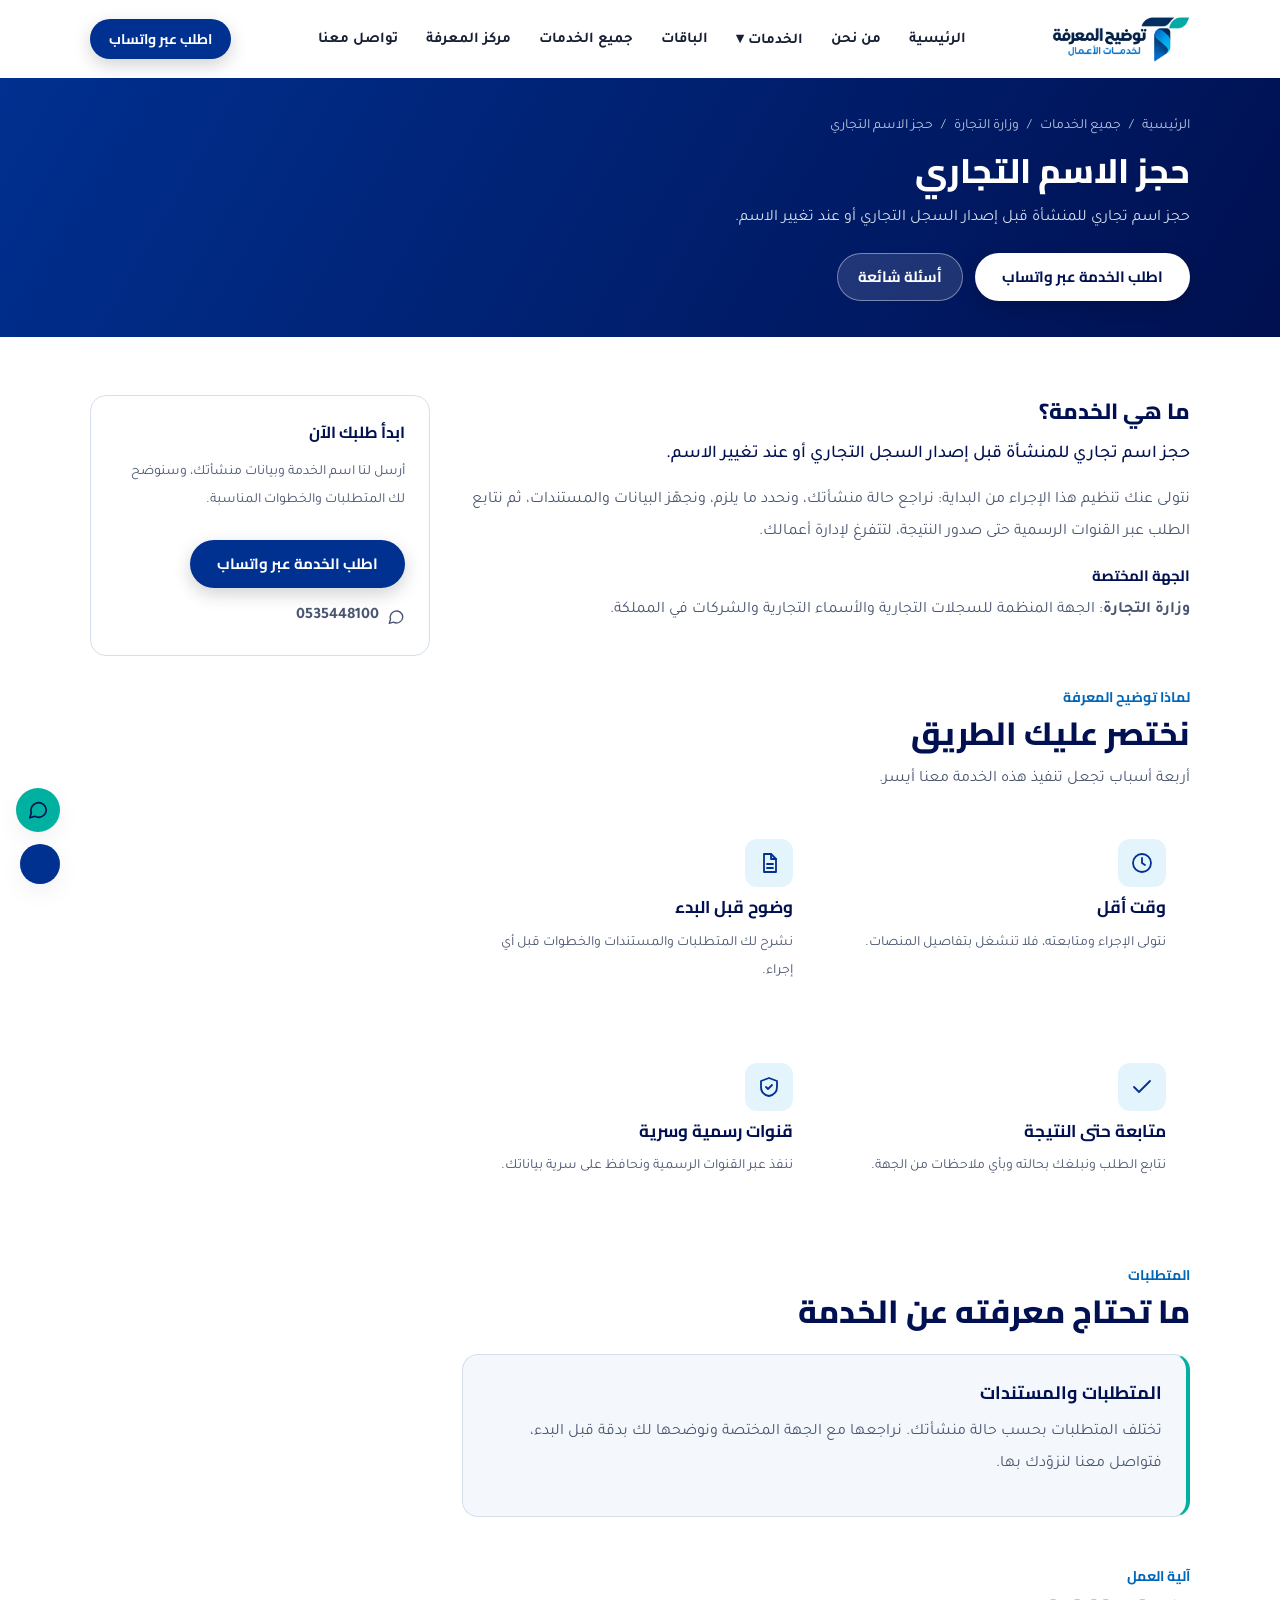
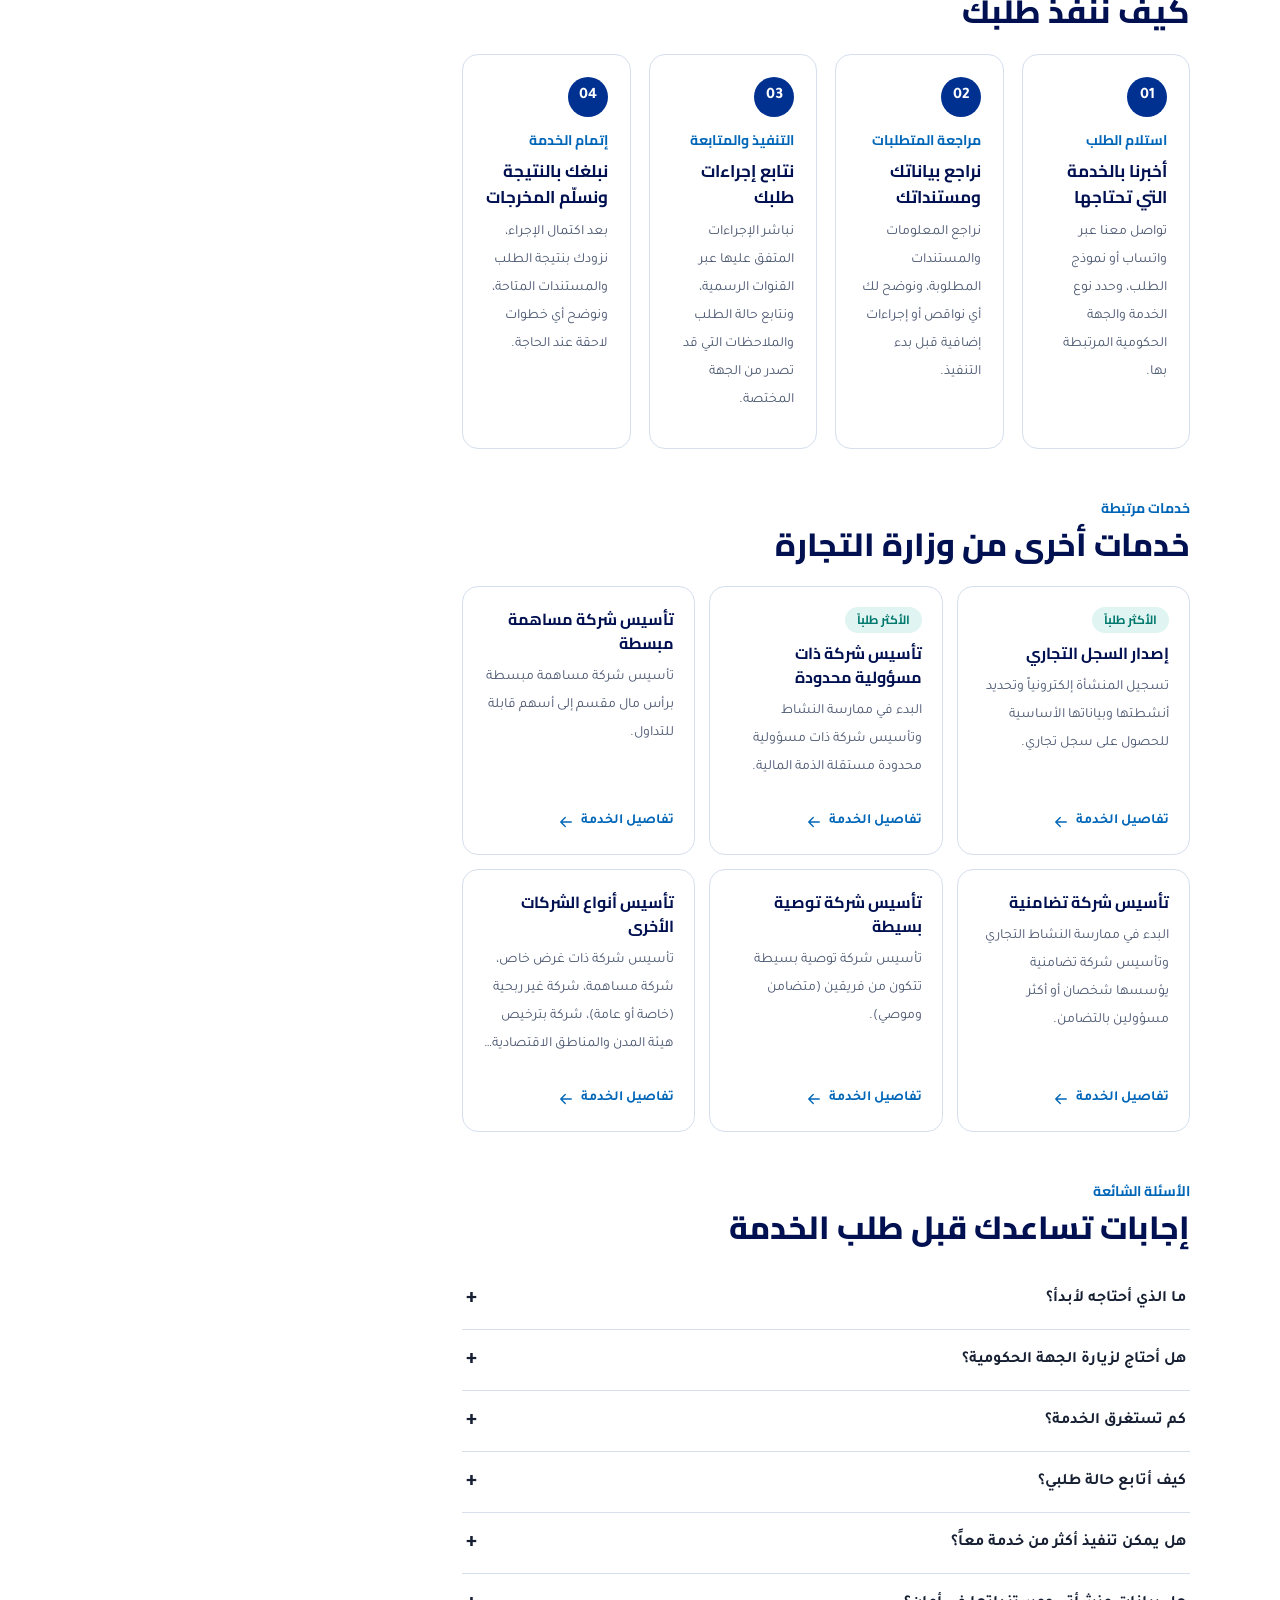
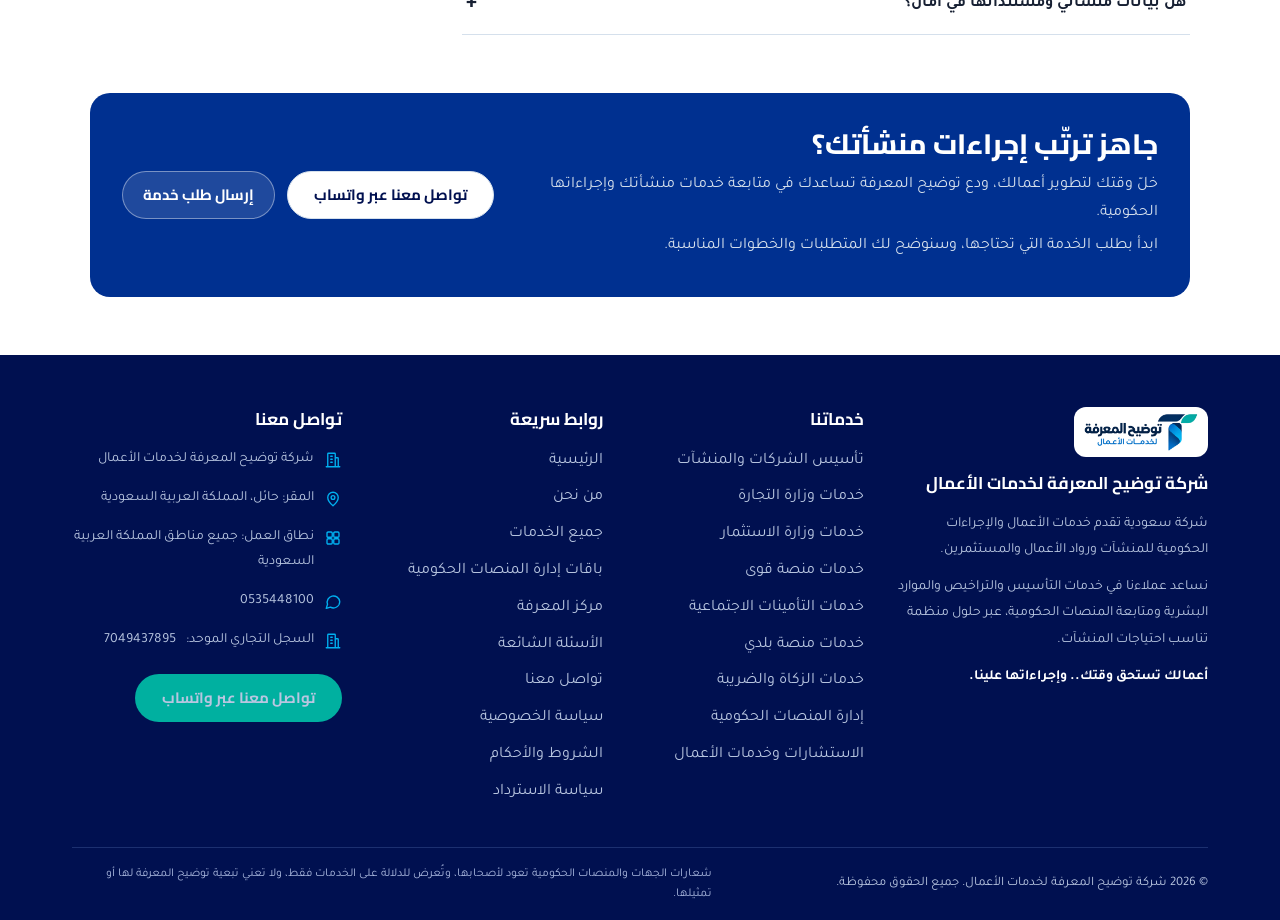
<file: service-detail.html>
<!doctype html>
<html lang="ar" dir="rtl"><head><meta charset="utf-8"><meta name="viewport" content="width=device-width,initial-scale=1">
<title>تفاصيل الخدمة | توضيح المعرفة لخدمات الأعمال</title><meta name="description" content="شرح الخدمة ومتطلباتها وخطواتها، ونتابع طلبك عبر القنوات الرسمية حتى صدور النتيجة."><meta property="og:title" content="تفاصيل الخدمة | توضيح المعرفة لخدمات الأعمال"><meta property="og:description" content="شرح الخدمة ومتطلباتها وخطواتها، ونتابع طلبك عبر القنوات الرسمية حتى صدور النتيجة."><meta property="og:type" content="website"><meta property="og:locale" content="ar_SA"><meta property="og:image" content="https://mnstaltfwq-oss.github.io/tawdih-site/logo.png">
<link rel="stylesheet" href="https://fonts.googleapis.com/css2?family=Cairo:wght@700;800&family=Tajawal:wght@400;500;700&display=swap">
<link rel="stylesheet" href="tokens.css"><link rel="stylesheet" href="layout.css"><link rel="stylesheet" href="components.css">
</head><body><script src="components.js"></script><script src="data.js"></script><script src="articles.js"></script><script src="packages-data.js"></script><script src="reqs-data.js"></script><script src="svc-text.js"></script><script src="content.js"></script><script src="app.js"></script><script>mount("detail","")</script></body></html>
</file>
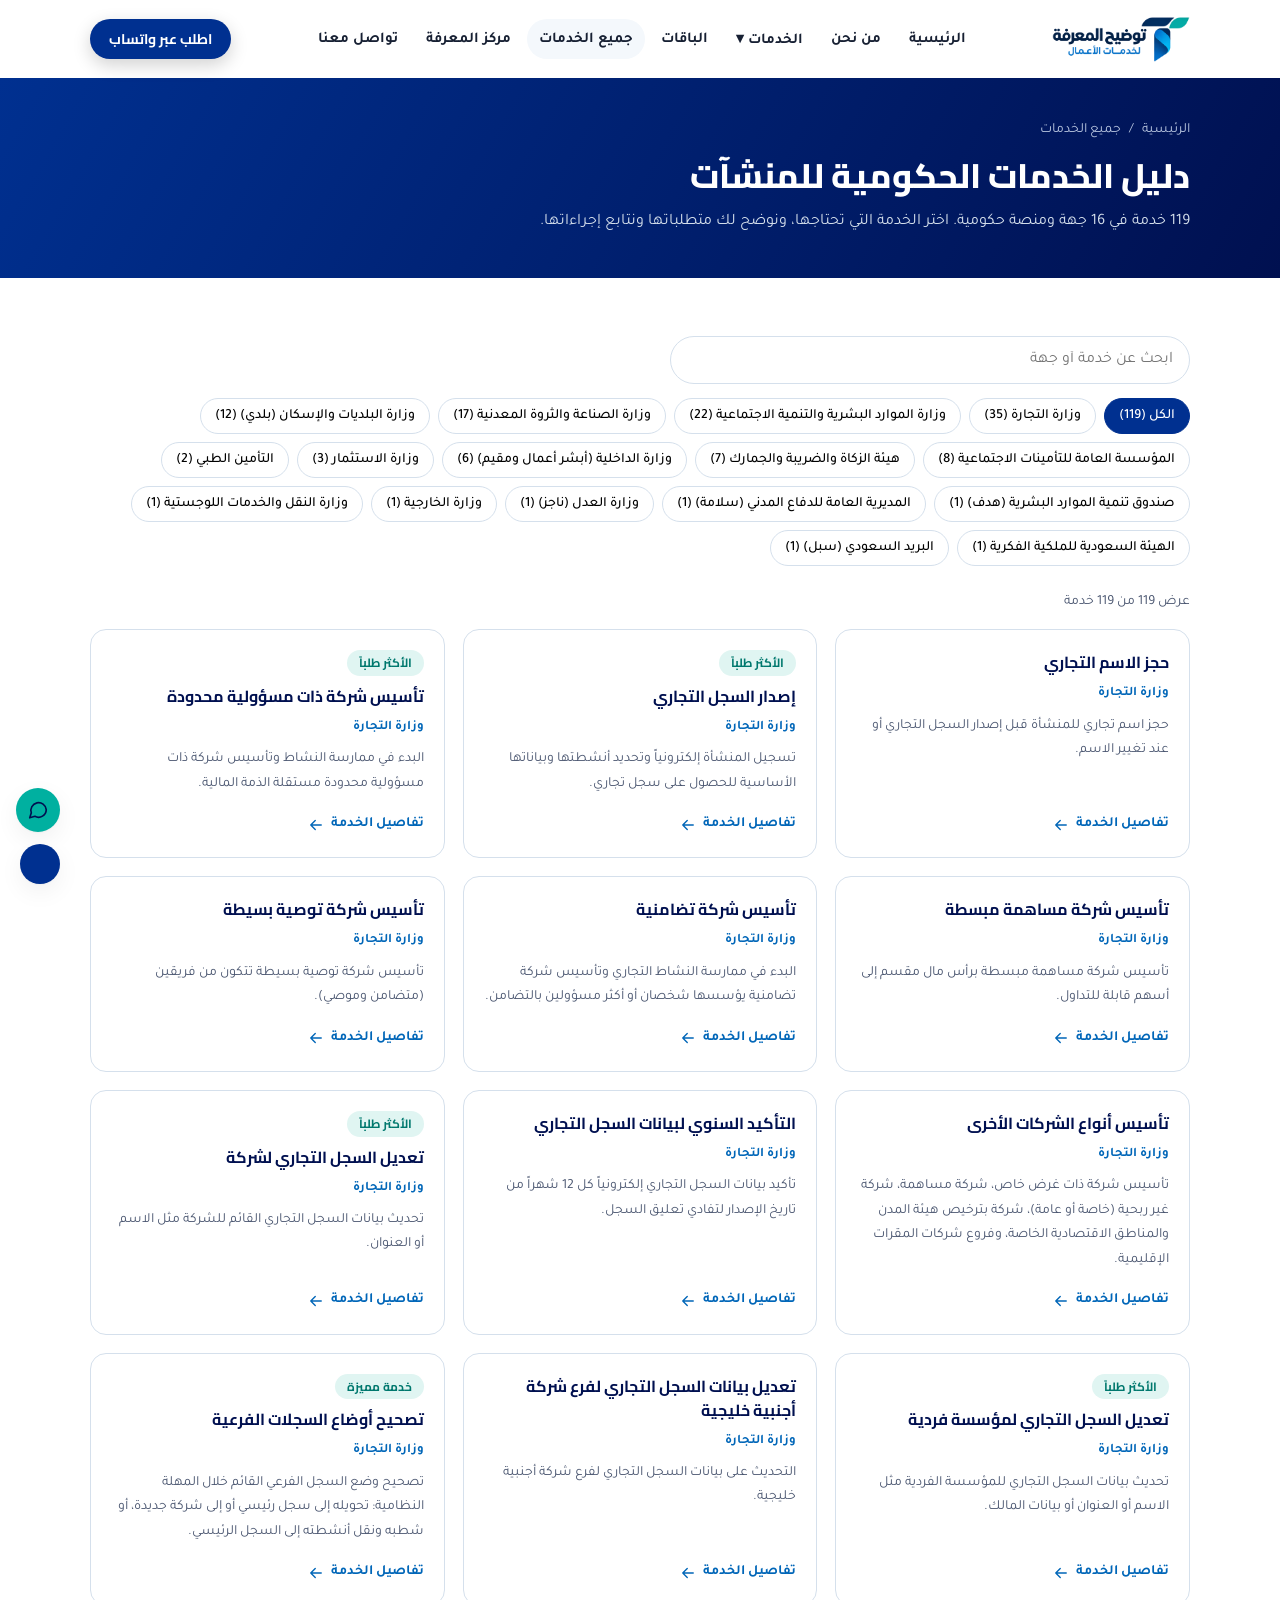
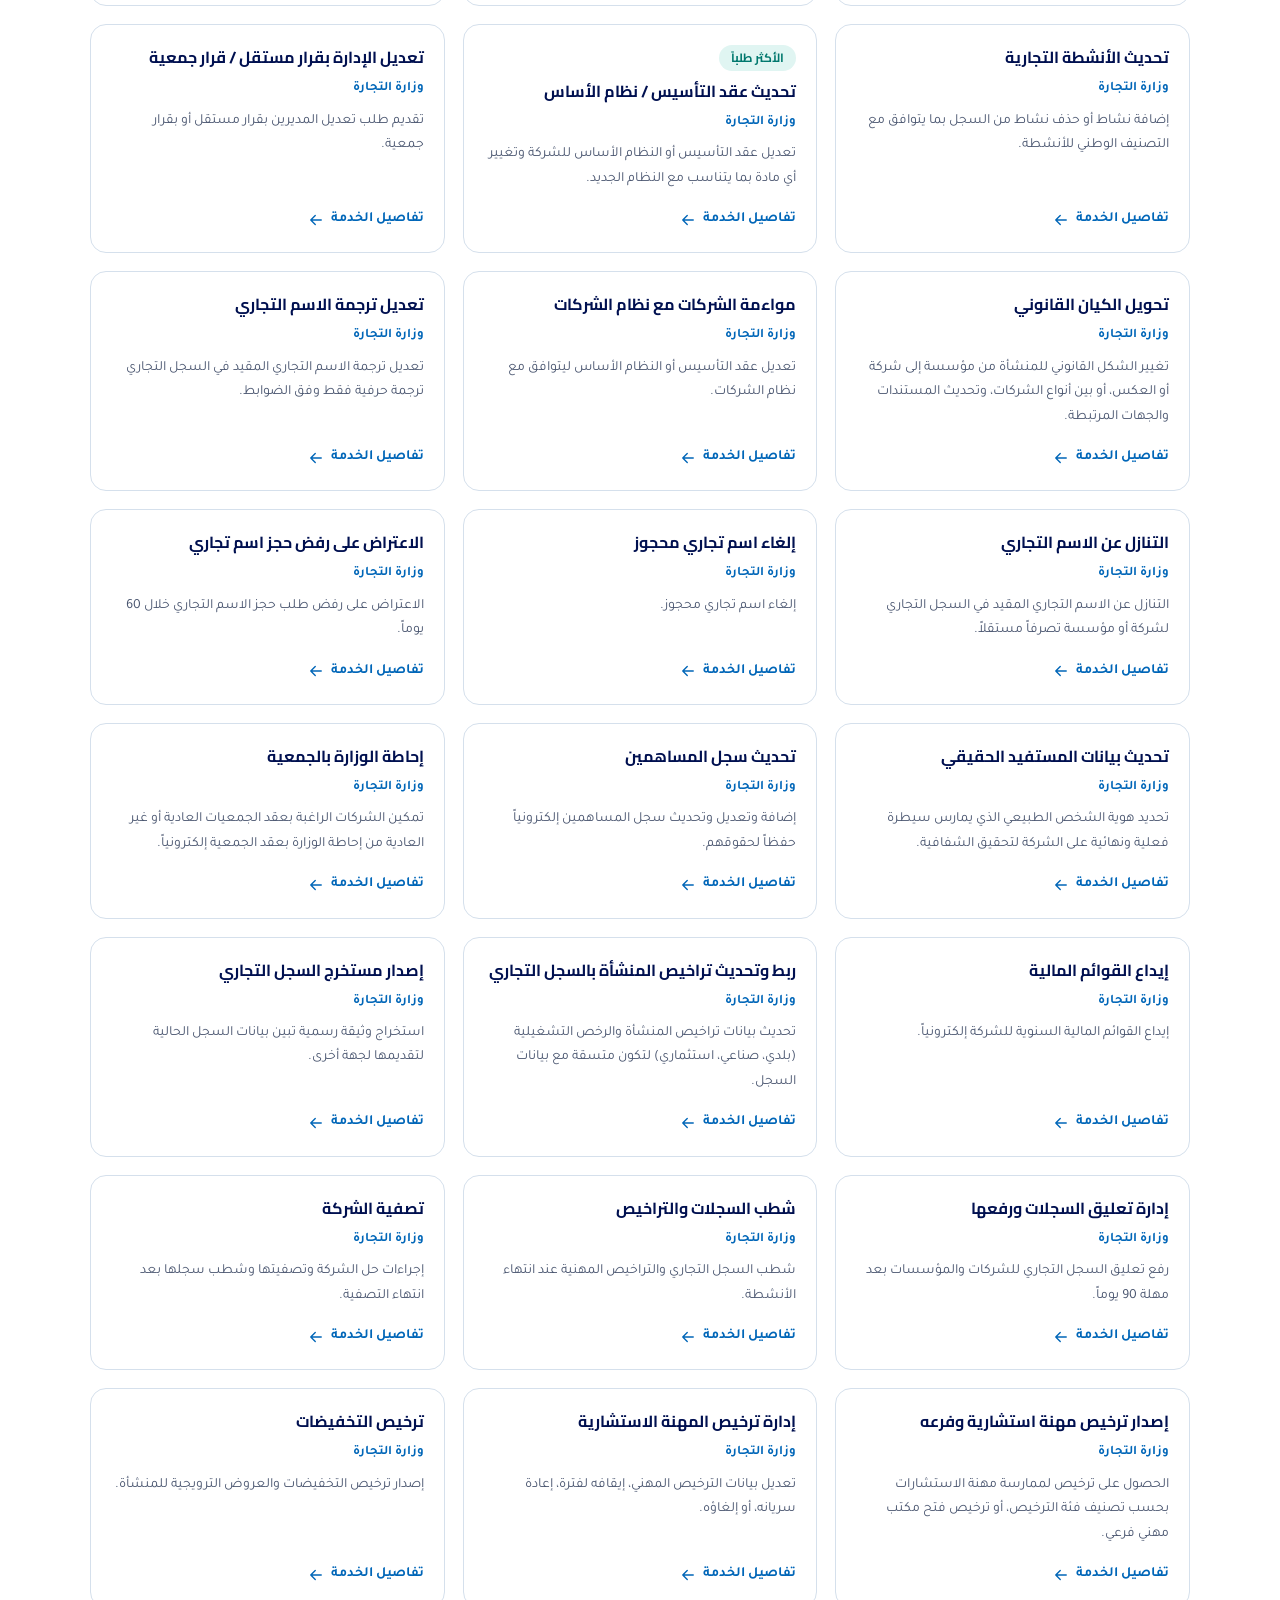
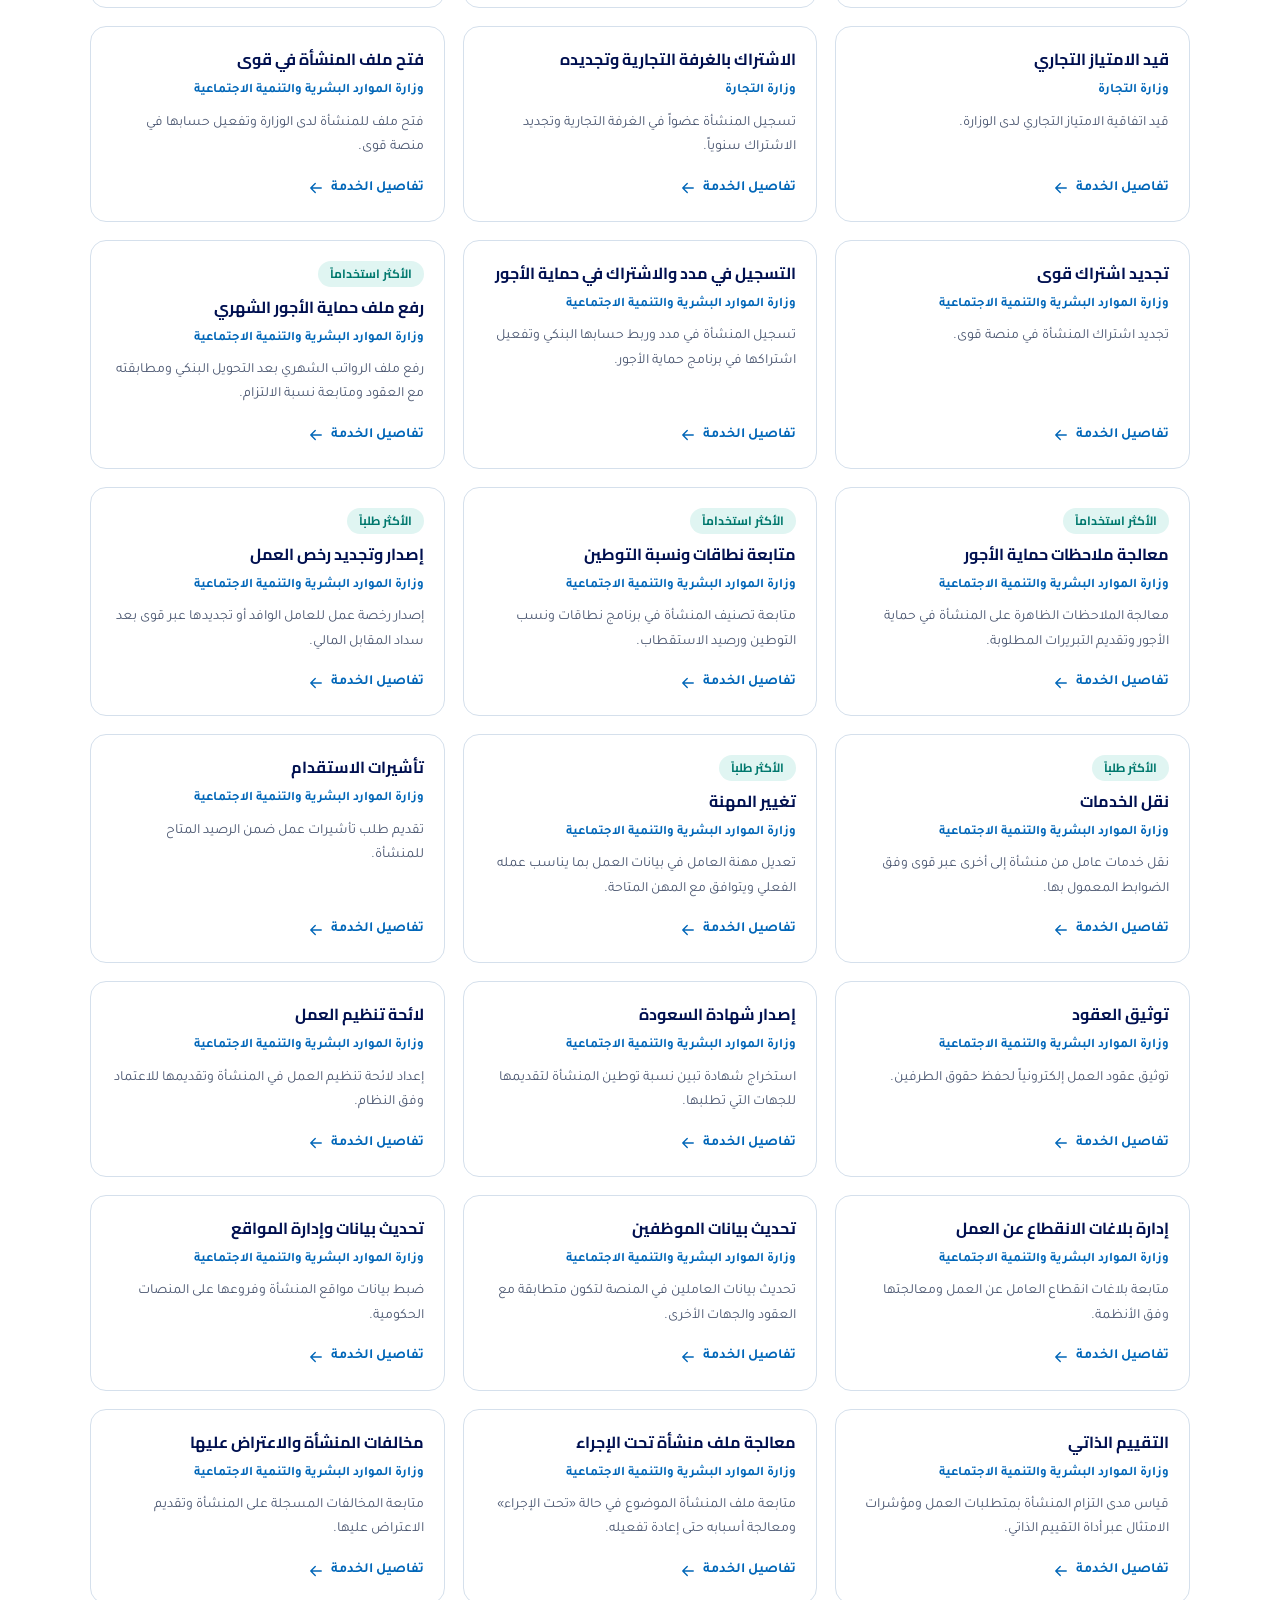
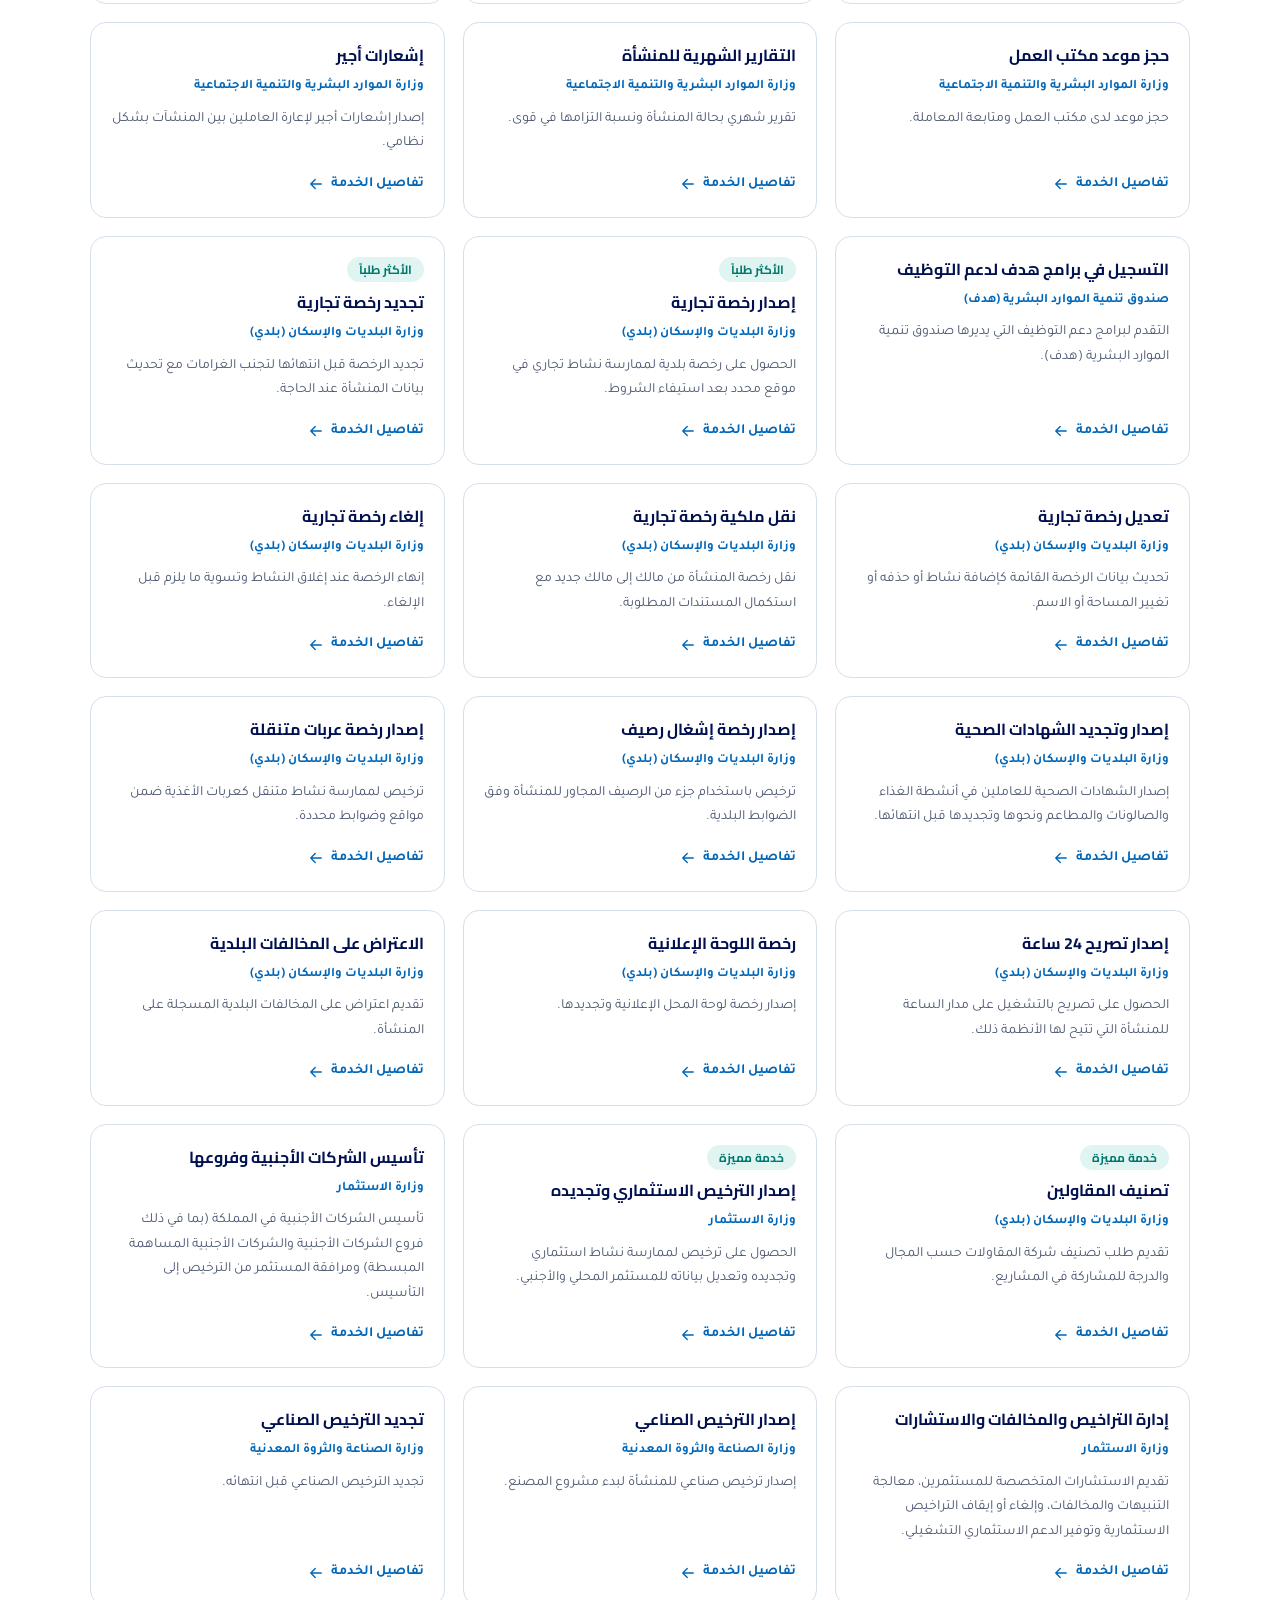
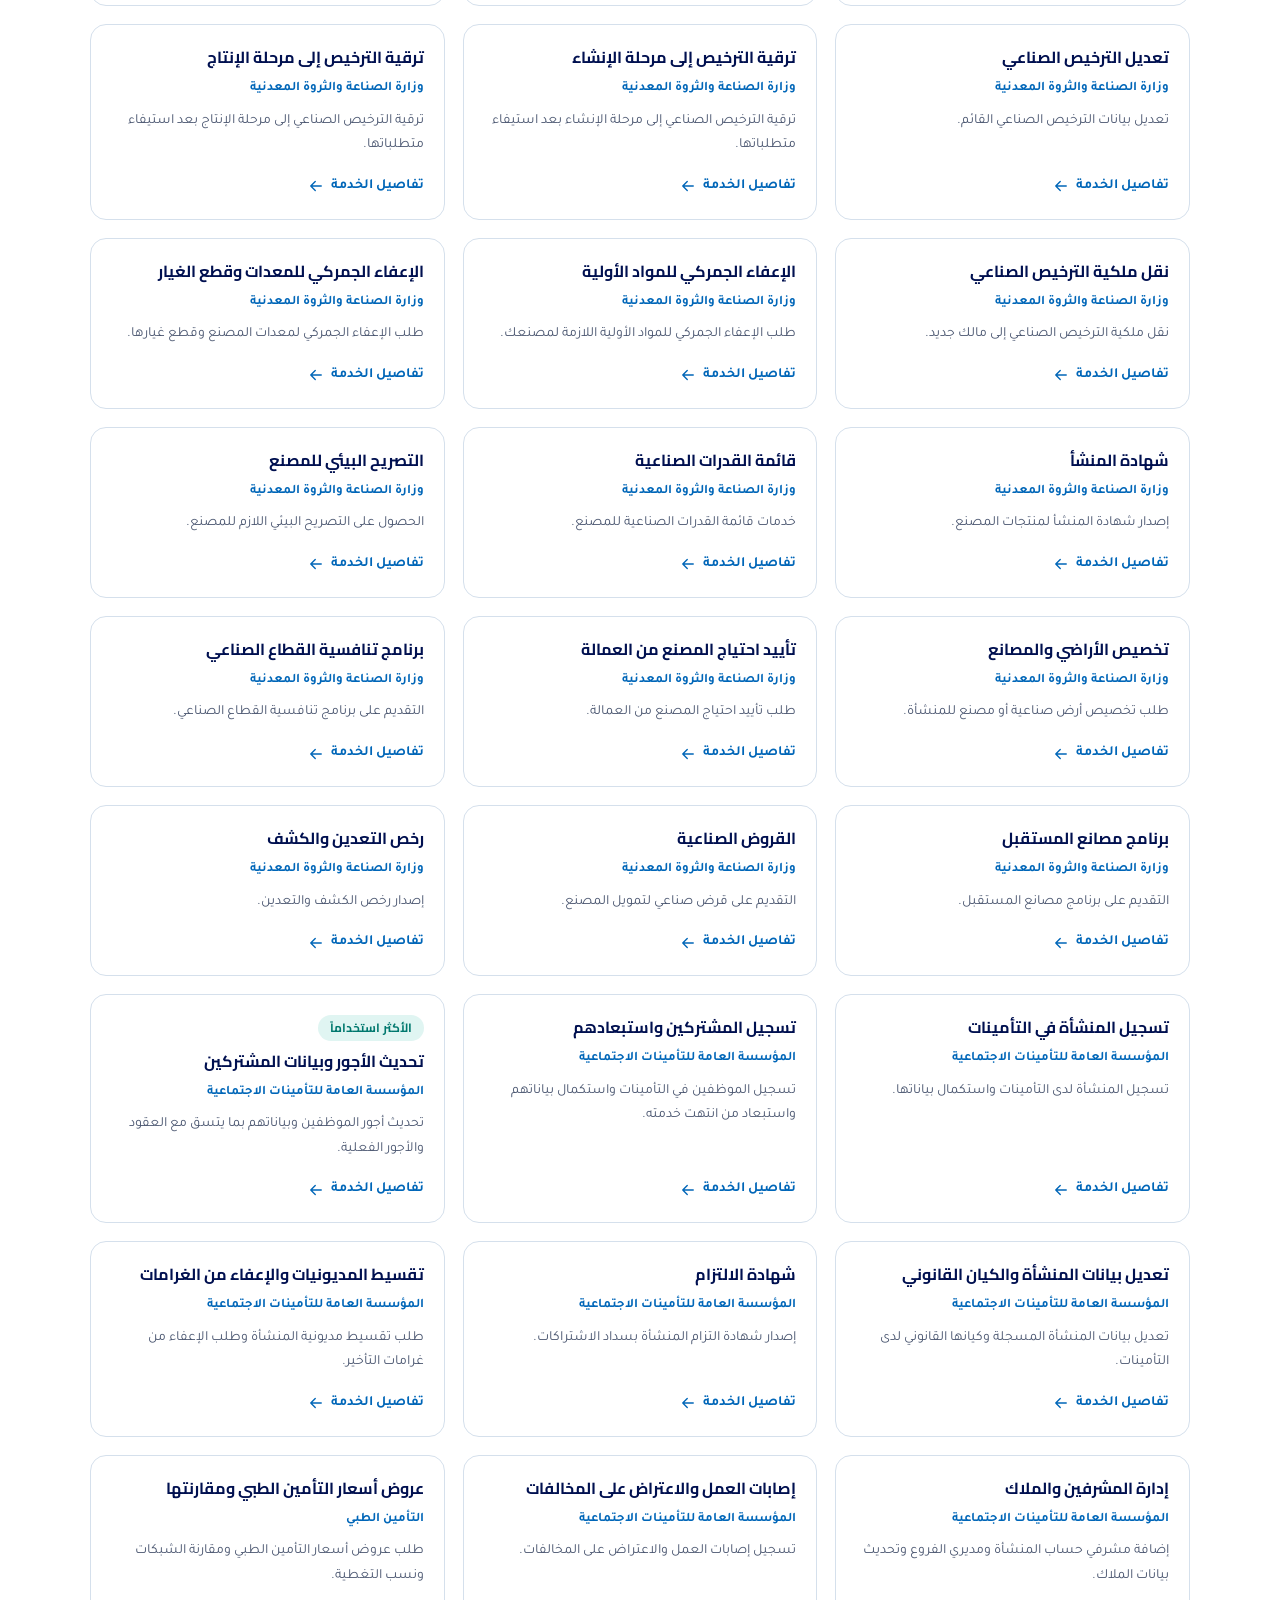
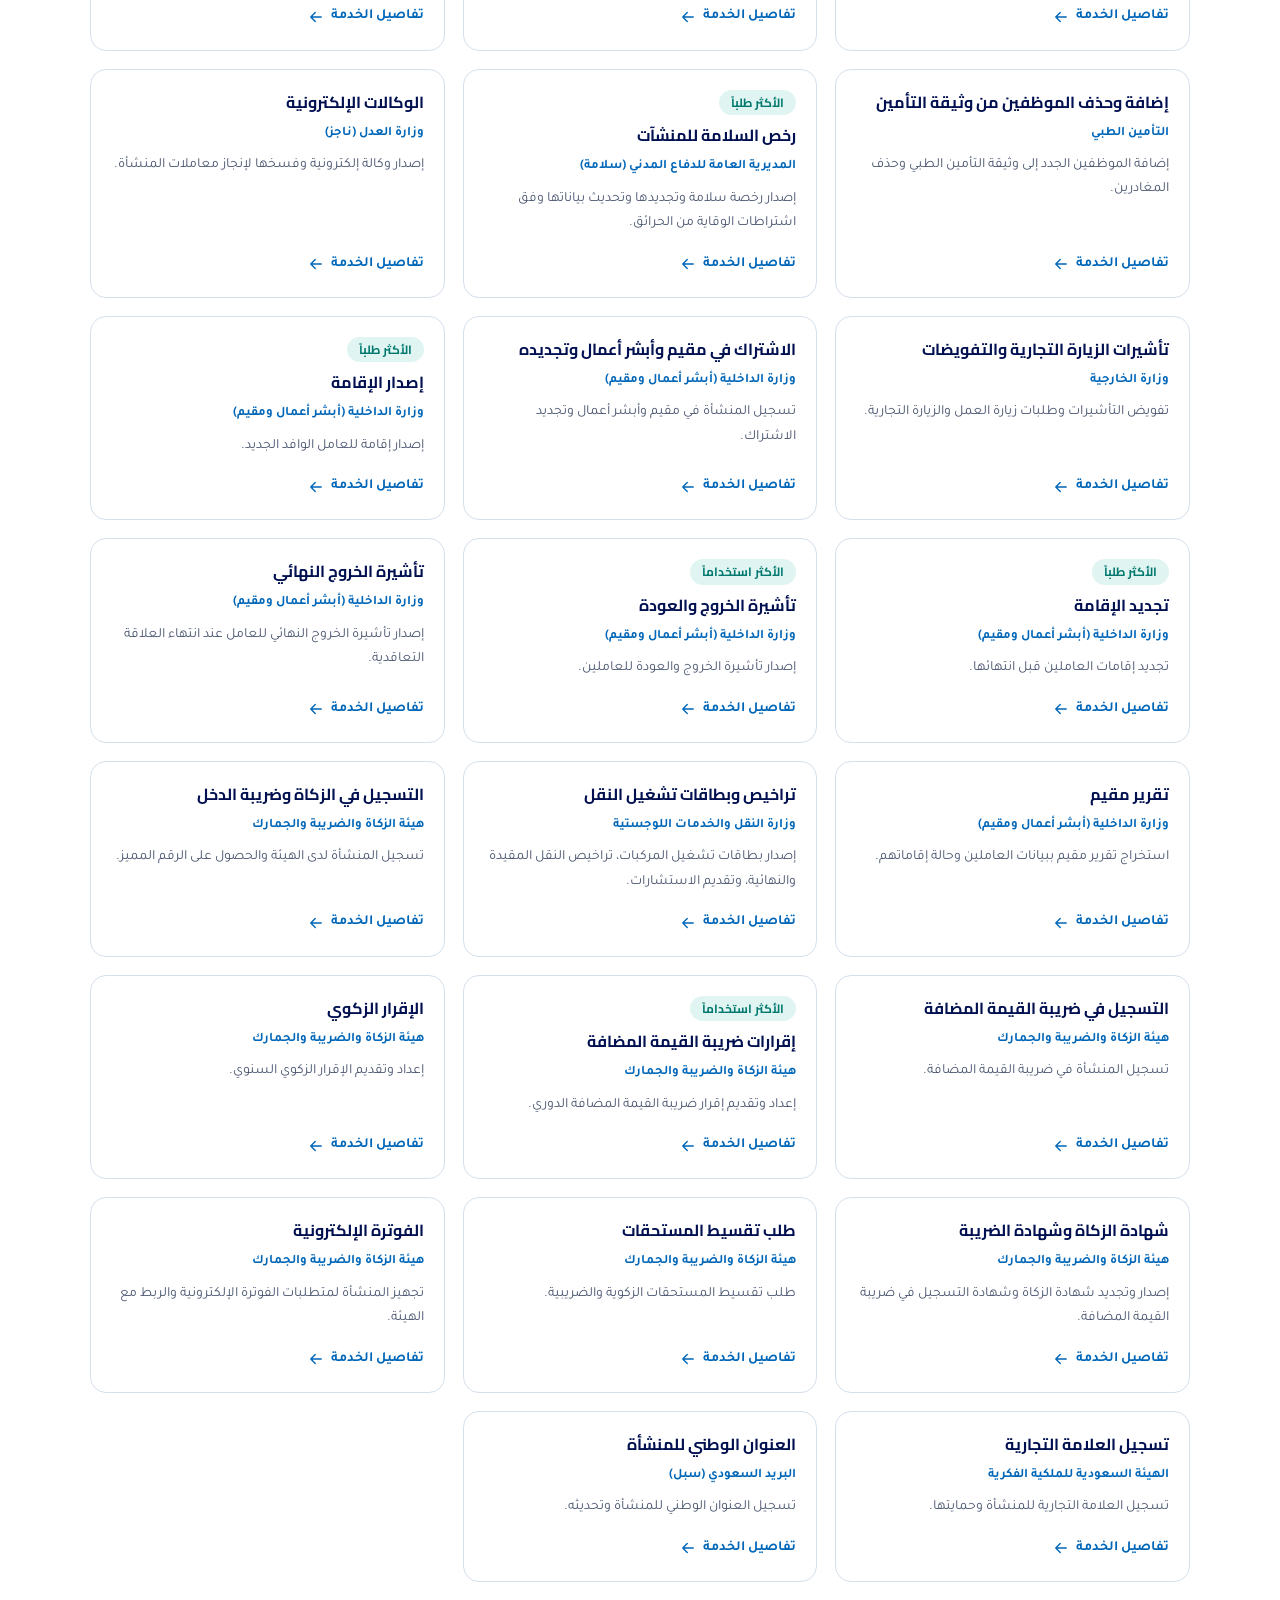
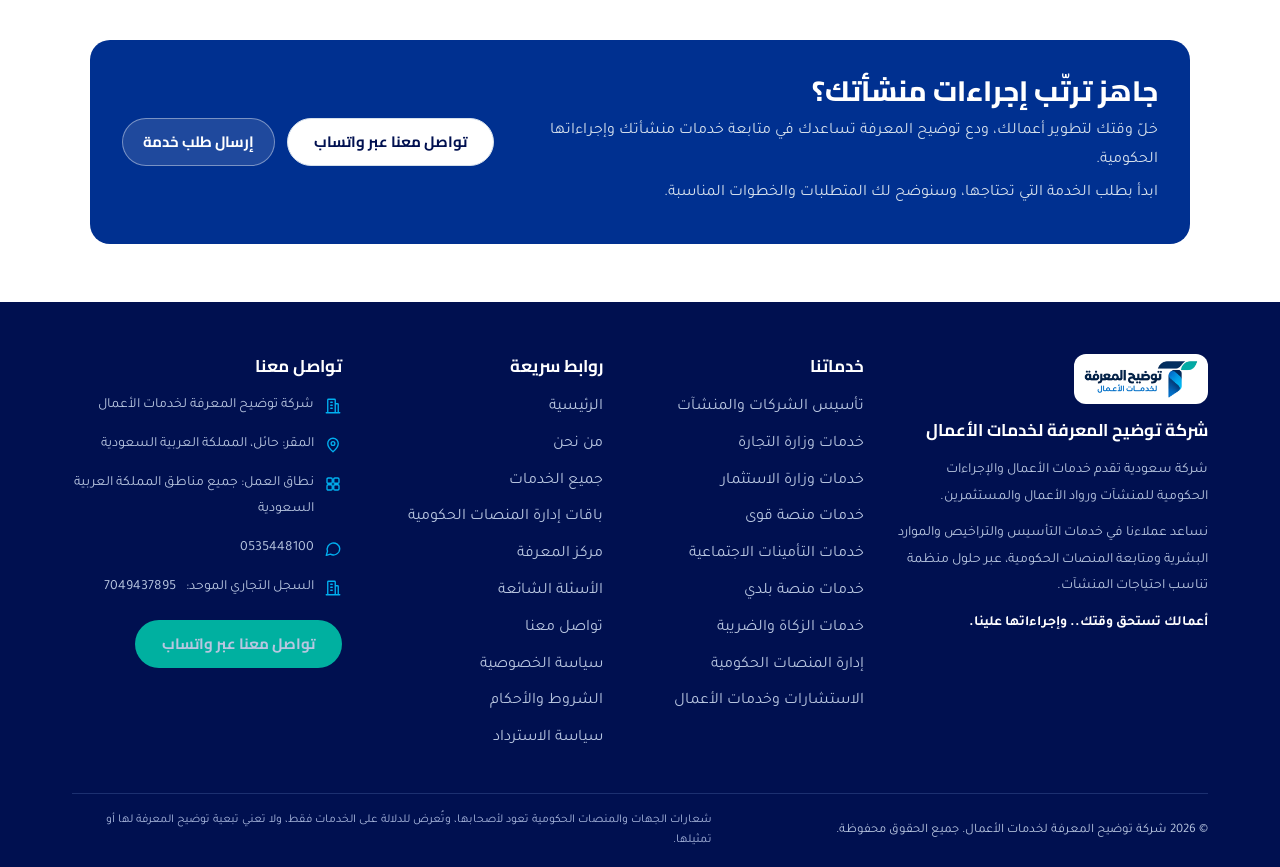
<file: services.html>
<!doctype html>
<html lang="ar" dir="rtl"><head><meta charset="utf-8"><meta name="viewport" content="width=device-width,initial-scale=1">
<title>جميع الخدمات الحكومية | توضيح المعرفة لخدمات الأعمال</title><meta name="description" content="تصفح خدمات الجهات الحكومية للمنشآت: وزارة التجارة وقوى والتأمينات وبلدي وأبشر والزكاة والضريبة وغيرها، وابحث عن خدمتك."><meta property="og:title" content="جميع الخدمات الحكومية | توضيح المعرفة لخدمات الأعمال"><meta property="og:description" content="تصفح خدمات الجهات الحكومية للمنشآت: وزارة التجارة وقوى والتأمينات وبلدي وأبشر والزكاة والضريبة وغيرها، وابحث عن خدمتك."><meta property="og:type" content="website"><meta property="og:locale" content="ar_SA"><meta property="og:image" content="https://mnstaltfwq-oss.github.io/tawdih-site/logo.png">
<link rel="stylesheet" href="https://fonts.googleapis.com/css2?family=Cairo:wght@700;800&family=Tajawal:wght@400;500;700&display=swap">
<link rel="stylesheet" href="tokens.css"><link rel="stylesheet" href="layout.css"><link rel="stylesheet" href="components.css">
</head><body><script src="components.js"></script><script src="data.js"></script><script src="articles.js"></script><script src="packages-data.js"></script><script src="content.js"></script><script src="app.js"></script><script>mount("directory","services.html")</script></body></html>
</file>
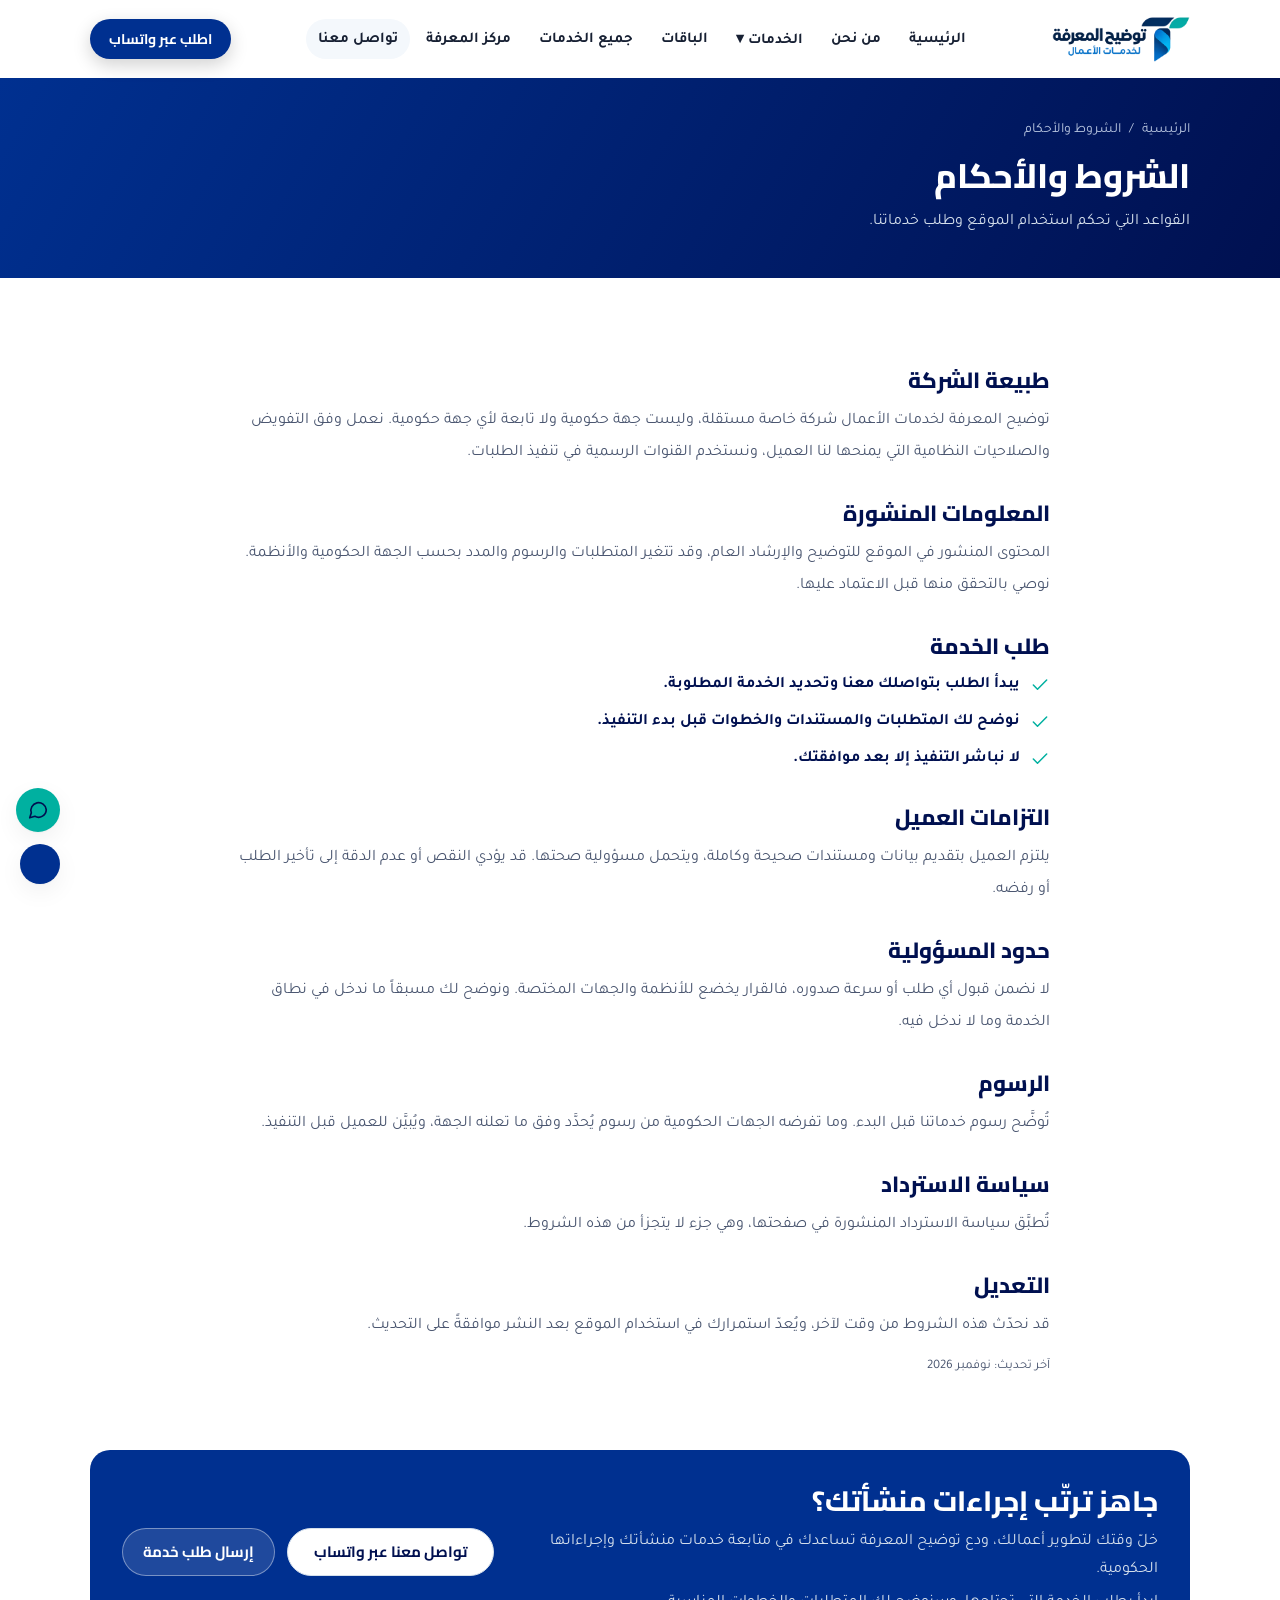
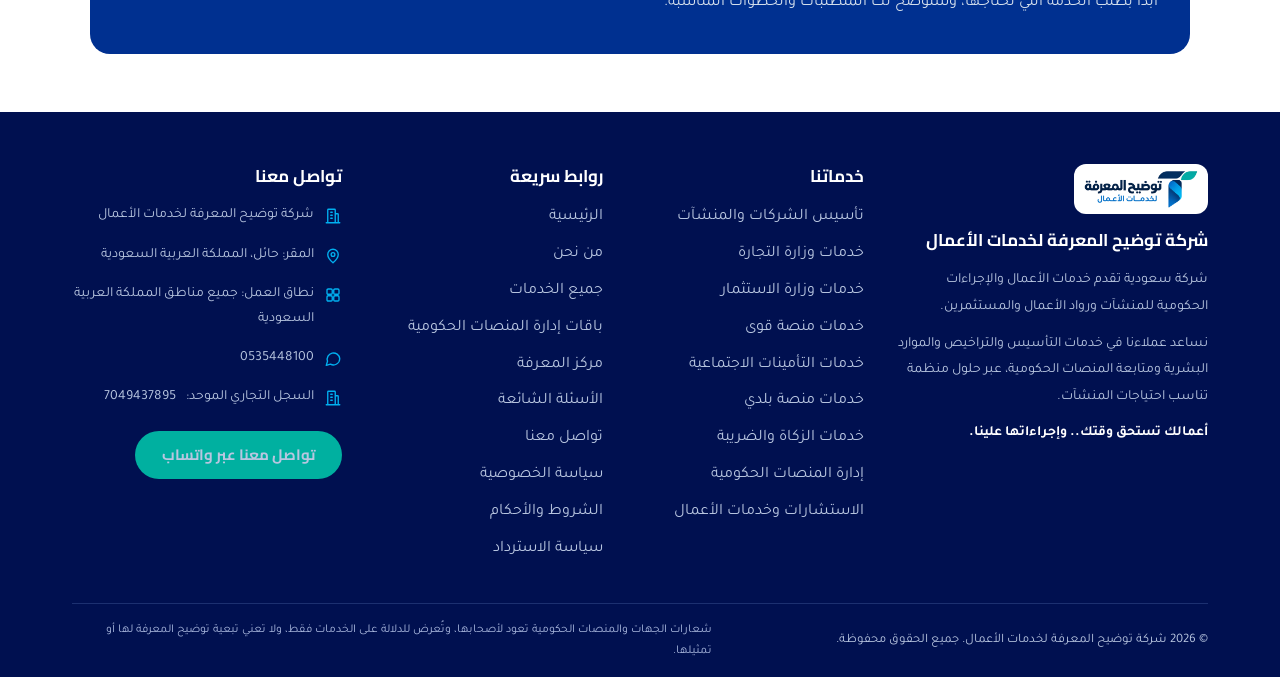
<file: terms.html>
<!doctype html>
<html lang="ar" dir="rtl"><head><meta charset="utf-8"><meta name="viewport" content="width=device-width,initial-scale=1">
<title>الشروط والأحكام | توضيح المعرفة لخدمات الأعمال</title><meta name="description" content="القواعد التي تحكم استخدام الموقع وطلب خدماتنا."><meta property="og:title" content="الشروط والأحكام | توضيح المعرفة لخدمات الأعمال"><meta property="og:description" content="القواعد التي تحكم استخدام الموقع وطلب خدماتنا."><meta property="og:type" content="website"><meta property="og:locale" content="ar_SA"><meta property="og:image" content="https://mnstaltfwq-oss.github.io/tawdih-site/logo.png">
<link rel="stylesheet" href="https://fonts.googleapis.com/css2?family=Cairo:wght@700;800&family=Tajawal:wght@400;500;700&display=swap">
<link rel="stylesheet" href="tokens.css"><link rel="stylesheet" href="layout.css"><link rel="stylesheet" href="components.css">
</head><body><script src="components.js"></script><script src="data.js"></script><script src="articles.js"></script><script src="packages-data.js"></script><script src="content.js"></script><script src="app.js"></script><script>mount("terms","contact.html")</script></body></html>
</file>
<file: tokens.css>
/* Design tokens — measured from reference at 1440px; colors are neutral placeholders (no brand) */
:root{
  --container:1140px;           /* measured: hero wrap / section width */
  --gutter:20px;                /* measured: hero wrap side padding */
  --header-h:78px;              /* measured */
  --hero-h:523px;               /* measured */
  --stats-w:1080px;             /* measured */
  --stats-h:115px;              /* measured */
  --stats-overlap:44px;         /* measured: stats strip overlaps banner by 44 */
  --sec-pad:58px;               /* measured: section vertical padding */
  --phead-h:231px;              /* measured: inner page header */
  --r-card:16px; --r-panel:20px; --r-pill:999px; --r-field:12px;
  --gap-card:16px; --gap-feat:18px; --gap-split:40px; --gap-faq:36px; --gap-foot:32px; --gap-contact:28px;
  --sp-1:4px; --sp-2:8px; --sp-3:12px; --sp-4:16px; --sp-5:20px; --sp-6:24px; --sp-8:32px; --sp-10:40px; --sp-14:58px;

  --c-ink:#172033; --c-muted:#4a5670; --c-line:#d5e0ec; --c-surface:#f4f8fc; --c-bg:#fff;
  --c-primary:#003090; --c-primary-ink:#fff; --c-accent:#0080e0; --c-hero:#001050;
  --c-ph:#d5e0ec; /* placeholder media */
  --shadow-card:0 1px 2px rgba(0,0,0,.04),0 8px 24px rgba(0,0,0,.06);
  --shadow-gold:0 6px 18px rgba(0,0,0,.18);
  --t-fast:.2s ease; --t-acc:.3s ease;
  --font:Tajawal,"Segoe UI",Tahoma,sans-serif; --font-h:Cairo,Tajawal,"Segoe UI",Tahoma,sans-serif; --c-teal:#00b0a0; --c-sky:#00b0f0; --c-link:#0066b8;

  /* typography (measured) */
  --fs-h1:38px; --fs-h2:32px; --lh-h2:46.4px; --fs-kicker:18px; --fs-body:16px; --fs-lead:16.5px; --fs-card-title:16px; --fs-card-text:13px; --fs-feat-title:17px; --fs-stat:30px; --fs-nav:15px; --fs-btn:15px;
  --fs-h1-inner:38px; --lh-h1-inner:51.3px; --fs-h1-detail:42px; --lh-h1-detail:60.9px; --fs-sub:17px; --lh-sub:30.6px; --fs-crumb:14px; --lh-crumb:25.2px;
  --fs-label:14px; --lh-label:21px; --fs-field:15px; --fs-chip:14px; --fs-th:15px; --fs-td:14px; --fs-summary:16px; --fs-contact-title:17px; --fs-article-title:16px; --lh-article-title:26.4px;
  /* motion (measured) */
  --d-btn:.2s; --d-btn-transform:.18s; --d-card:.22s; --d-nav:.15s; --d-dd:.18s; --d-reveal:.85s; --ease-reveal:cubic-bezier(.2,.7,.2,1); /* reveal easing partially truncated in DevTools [ت] */
}
</file>
<file: layout.css>
*{box-sizing:border-box}
html{scroll-behavior:smooth}
body{margin:0;font-family:var(--font);font-size:16px;line-height:1.8;color:var(--c-ink);background:var(--c-bg);direction:rtl}
img{max-width:100%;display:block}
a{color:inherit;text-decoration:none}
h1,h2,h3,h4,p,ul{margin:0}
ul{padding:0;list-style:none}
.container{max-width:var(--container);margin-inline:auto;padding-inline:var(--gutter)}
.sec{padding:var(--sec-pad) 0}
.sec--alt{background:var(--c-surface)}
.sec--flush-top{padding-top:0}
.grid{display:grid;gap:var(--gap-card)}
.grid--4{grid-template-columns:repeat(4,1fr)}
.grid--3{grid-template-columns:repeat(3,1fr);gap:var(--gap-feat)}
.grid--2{grid-template-columns:repeat(2,1fr)}
.split{display:grid;grid-template-columns:1fr 1fr;gap:var(--gap-split);align-items:center}
.ph{background:var(--c-ph);border-radius:12px}
.ph-line{height:12px;background:var(--c-ph);border-radius:6px;margin:6px 0}
.ph-line--short{width:60%}.ph-line--title{height:20px;width:70%}
.sr-only{position:absolute;width:1px;height:1px;overflow:hidden;clip:rect(0 0 0 0)}
:focus-visible{outline:2px solid var(--c-primary);outline-offset:2px}
.container--wide{max-width:1240px}
/* breakpoints measured on reference (media-query width): 1180 nav, 1023 grids/stats, 980 split, 900 faq, 767 phone */
@media (max-width:1023px){.grid--4{grid-template-columns:repeat(3,1fr)}.grid--4.feats{grid-template-columns:repeat(2,1fr)}.grid--3{grid-template-columns:repeat(2,1fr)}}
@media (max-width:980px){.split{grid-template-columns:1fr}}
@media (max-width:767px){.grid--4{grid-template-columns:repeat(2,1fr)}.grid--3{grid-template-columns:1fr}:root{--sec-pad:40px}}
</file>
<file: components.css>
/* ---- Header ---- */
.site-header{position:sticky;top:0;z-index:50;background:rgba(255,255,255,.96);backdrop-filter:blur(8px);transition:box-shadow var(--t-fast)}
.site-header.is-scrolled{box-shadow:0 2px 14px rgba(0,0,0,.08)}
.site-header__row{height:var(--header-h);display:flex;align-items:center;gap:20px}
.logo{height:46px;width:auto;flex:none;display:block}
.nav{display:flex;align-items:center;gap:4px;margin-inline:auto}
.nav__item{position:relative}
.nav__link{display:flex;align-items:center;height:40px;padding:0 12px;border-radius:var(--r-pill);font-size:var(--fs-nav);font-weight:600;background:none;border:0;cursor:pointer;font-family:inherit;color:inherit;transition:background-color var(--d-nav),color var(--d-nav)}
.nav__link:hover,.nav__link[aria-current=page]{background:var(--c-surface)}
.dd{position:absolute;top:100%;inset-inline-start:0;width:560px;display:grid;grid-template-columns:1fr 1fr;gap:2px 0;padding:8px;background:#fff;border-radius:var(--r-card);box-shadow:var(--shadow-card);opacity:0;visibility:hidden;transform:translateY(8px);transition:opacity var(--d-dd),transform var(--d-dd),visibility 0s}
.nav__item:hover>.dd,.nav__item:focus-within>.dd,.nav__item.is-open>.dd{opacity:1;visibility:visible;transform:none}
.dd a{height:50px;display:flex;align-items:center;padding:0 12px;border-radius:10px;font-size:14px}
.dd a:hover{background:var(--c-surface)}
.menu-toggle{display:none}
/* ---- Buttons ---- */
.btn{display:inline-flex;align-items:center;justify-content:center;gap:8px;height:48px;padding:0 26px;border-radius:var(--r-pill);font:700 var(--fs-btn)/18px var(--font);border:1px solid transparent;cursor:pointer;transition:background-color var(--d-btn),transform var(--d-btn-transform),border-color var(--d-btn),box-shadow var(--d-btn)}
.btn--primary{background:var(--c-primary);color:var(--c-primary-ink);box-shadow:var(--shadow-gold)}
.btn--primary:hover{transform:translateY(-2px)}
.btn--ghost{background:rgba(255,255,255,.12);color:#fff;border-color:rgba(255,255,255,.4);padding:0 20px}
.btn--outline{background:#fff;color:var(--c-ink);border-color:var(--c-line)}
.btn--sm{height:40px;padding:0 18px;font-size:14px}
.btn[disabled]{opacity:.5;cursor:not-allowed}
.chip{display:inline-flex;align-items:center;height:36px;padding:0 14px;border-radius:var(--r-pill);border:1px solid var(--c-line);background:#fff;font:500 13px var(--font);cursor:pointer;transition:background var(--t-fast)}
.chip[aria-pressed=true]{background:var(--c-primary);color:#fff;border-color:var(--c-primary)}
/* ---- Hero ---- */
.hero{position:relative;height:var(--hero-h);background:var(--c-hero);color:#fff;overflow:hidden}
.hero__bg{position:absolute;inset:0;background:linear-gradient(120deg,#003090,#001050);object-fit:cover}
.hero__wrap{position:relative;max-width:var(--container);margin-inline:auto;padding:110px var(--gutter) 120px;height:100%;display:flex;align-items:flex-start}
.hero__content{width:592px}
.hero .ph-line{background:rgba(255,255,255,.35)}
.hero__kicker{width:368px;height:18px}
.hero__title{height:38px;margin-top:16px}.hero__title+.hero__title{width:80%;margin-top:14px}
.hero__actions{display:flex;gap:12px;margin-top:28px}
.hero__badges{display:flex;gap:28px;margin-top:22px}.hero__badges i{display:block;width:96px;height:14px;background:rgba(255,255,255,.35);border-radius:7px}
/* ---- Stats panel (overlapping) ---- */
.stats{position:relative;z-index:2;max-width:var(--stats-w);margin:calc(var(--stats-overlap) * -1) auto 0;height:var(--stats-h);background:#fff;border-radius:var(--r-panel);box-shadow:var(--shadow-card);display:grid;grid-template-columns:repeat(4,1fr)}
.stats__item{display:flex;flex-direction:column;align-items:center;justify-content:center;gap:4px;border-inline-start:1px solid var(--c-line)}
.stats__item:first-child{border:0}
.stats__num{width:64px;height:24px;background:var(--c-ph);border-radius:6px}.stats__lbl{width:96px;height:12px;background:var(--c-ph);border-radius:6px}
/* ---- Section heading ---- */
.sh{margin-bottom:28px}.sh .ph-line--title{height:26px;width:260px}
/* ---- Cards ---- */
.card{background:#fff;border:1px solid var(--c-line);border-radius:var(--r-card);padding:20px;display:flex;flex-direction:column;gap:10px;transition:transform var(--d-card),box-shadow var(--d-card)}
.card:hover{transform:translateY(-4px);box-shadow:var(--shadow-card)}
.card--entity{height:252px;overflow:hidden;align-items:center;text-align:center}
.card--entity .ph{width:64px;height:64px;border-radius:50%}
.card--feature{height:198px;overflow:hidden;padding:24px;border:0;background:#fff}
.card--feature .ph{width:48px;height:48px}
.card--step{min-height:211px;padding:22px}
.card--step .num{width:40px;height:40px;border-radius:50%;background:var(--c-primary);color:#fff;display:grid;place-items:center;font-weight:700}
.card--article{padding:0;overflow:hidden;min-height:307px}
.card--article .ph{border-radius:0;aspect-ratio:2/1;height:186px}
.card--article .body{padding:16px}
.card--contact{flex-direction:row;align-items:center;padding:16px}
.card--contact .ph{width:44px;height:44px;flex:none}
.card--testimonial{min-height:200px}
/* ---- Consultation ---- */
.cons{display:grid;grid-template-columns:1fr 1fr;gap:var(--gap-split);min-height:420px;align-items:center}
.cons__media{height:420px}
/* ---- Steps (flex row) ---- */
.steps{display:flex;gap:var(--gap-feat)}.steps>*{flex:1}
/* ---- FAQ ---- */
.faq{display:grid;grid-template-columns:1fr 1fr;gap:var(--gap-faq);align-items:start}
.acc{border-bottom:1px solid var(--c-line)}
.acc summary{list-style:none;min-height:60px;display:flex;align-items:center;justify-content:space-between;gap:12px;padding:12px 4px;font:700 16px var(--font);cursor:pointer}
.acc summary::-webkit-details-marker{display:none}
.acc summary::after{content:"+";font-size:22px}
.acc[open] summary::after{content:"−"}
.acc .in{padding:0 4px 16px}
/* ---- Testimonials slider ---- */
.slider{position:relative;overflow:hidden}
.slider__track{display:flex;gap:var(--gap-feat);transition:transform .4s ease}
.slider__track>*{flex:0 0 calc((100% - 2*var(--gap-feat))/3)}
.slider__nav{display:flex;gap:8px;margin-top:16px;justify-content:center}
/* ---- Inner page head + breadcrumb ---- */
.phead{height:var(--phead-h);background:var(--c-hero);color:#fff;display:flex;align-items:center}
.phead .container{width:100%}
.phead--svc{height:365px}.phead--article{height:342px}.phead--about{height:262px}.phead--entity{height:385px}
.phead--entity .container,.phead--svc .container{display:flex;gap:28px;align-items:center}
.logo-box{width:92px;height:92px;border-radius:16px;background:#fff;flex:none}
.cover{height:319px;margin-top:-27px;position:relative;z-index:1;border-radius:var(--r-panel)}
.cost{display:grid;grid-template-columns:530fr 179fr;gap:20px;min-height:159px}
.list-stack{display:grid;gap:14px}
.phead .ph-line{background:rgba(255,255,255,.35)}
.crumb{display:flex;gap:8px;font-size:13px;margin-bottom:14px}.crumb i{display:block;width:60px;height:12px;background:rgba(255,255,255,.35);border-radius:6px}
/* ---- Filters / search ---- */
.filters{display:flex;flex-wrap:wrap;gap:8px;align-items:center;margin-bottom:24px}
.search{height:40px;min-width:240px;border:1px solid var(--c-line);border-radius:var(--r-pill);padding:0 16px;font:inherit}
/* ---- Packages ---- */
.switcher{display:inline-flex;padding:4px;border-radius:var(--r-pill);background:var(--c-surface);margin-bottom:28px}
.switcher button{height:40px;padding:0 22px;border:0;border-radius:var(--r-pill);background:none;font:600 14px var(--font);cursor:pointer;transition:background var(--t-fast)}
.switcher button[aria-pressed=true]{background:#fff;box-shadow:0 1px 4px rgba(0,0,0,.12)}
.plan{border:1px solid var(--c-line);border-radius:var(--r-card);padding:24px;display:flex;flex-direction:column;gap:14px;min-height:1276px;background:#fff}
.plan--featured{border:2px solid var(--c-primary);box-shadow:var(--shadow-card)}
.plan .btn{margin-top:auto}
.tbl-wrap{overflow-x:auto;border:1px solid var(--c-line);border-radius:var(--r-card)}
.tbl{width:100%;border-collapse:collapse;min-width:720px}
.tbl th{height:50px;background:var(--c-surface);text-align:start;padding:0 14px;position:sticky;top:0}
.tbl td{height:49px;padding:0 14px;border-top:1px solid var(--c-line)}
.tbl th:first-child,.tbl td:first-child{position:sticky;inset-inline-start:0;background:inherit}
.tbl td:first-child{background:#fff}
/* ---- Detail layout + sticky sidebar ---- */
.detail{display:grid;grid-template-columns:minmax(0,784fr) 340px;gap:36px;align-items:start}
.sidebar{position:sticky;top:100px}
.sidebar .card{padding:24px;gap:14px}
.mobile-cta{display:none}
/* ---- Article reading ---- */
.article{max-width:637px;margin-inline:auto}
.article p{margin-bottom:14px;font-size:16.5px;line-height:1.95}
.article h2{margin:36px 0 14px;font-size:26px}.article h3{margin:28px 0 10px;font-size:20px}
.article blockquote{margin:24px 0;padding:8px 20px;border-inline-start:4px solid var(--c-line);color:var(--c-muted)}
/* ---- Contact form ---- */
.form{display:grid;gap:16px}
.field label{display:block;font-size:13px;margin-bottom:6px}
.field input,.field select,.field textarea{width:100%;height:48px;border:1px solid var(--c-line);border-radius:var(--r-field);padding:0 14px;font:inherit;font-size:16px;background:#fff;transition:border-color var(--t-fast),box-shadow var(--t-fast)}
.field textarea{height:120px;padding:12px 14px;resize:vertical}
.field input:focus,.field select:focus,.field textarea:focus{outline:0;border-color:var(--c-primary);box-shadow:0 0 0 3px rgba(0,0,0,.1)}
.field.has-error input,.field.has-error select{border-color:#b00020}
.field .err{display:none;color:#b00020;font-size:12px;margin-top:4px}.field.has-error .err{display:block}
.contact{display:grid;grid-template-columns:1.2fr 1fr;gap:var(--gap-contact);align-items:start}
.contact__info{display:grid;gap:12px}
/* ---- CTA band ---- */
.band{min-height:164px;border-radius:var(--r-panel);background:var(--c-primary);color:#fff;display:flex;align-items:center;justify-content:space-between;gap:24px;padding:32px}
.band .ph-line{background:rgba(255,255,255,.35)}
/* ---- Footer ---- */
.footer{background:#001050;color:#b8c6e0;margin-top:0;padding-top:48px}
.footer__grid{display:grid;grid-template-columns:repeat(3,1fr);gap:var(--gap-foot);min-height:283px}
.footer li{height:25px;margin-bottom:8px}.footer li i{display:block;height:12px;width:70%;background:#2a4590;border-radius:6px;margin-top:6px}
.footer__bar{border-top:1px solid #1c3070;margin-top:32px;padding:18px 0;font-size:13px}
/* ---- Floating buttons ---- */
.float{position:fixed;inset-inline-end:16px;bottom:16px;display:grid;gap:12px;z-index:40}
.float i{display:block;width:40px;height:40px;border-radius:50%;background:var(--c-primary);box-shadow:var(--shadow-card)}
.totop{position:fixed;inset-inline-start:16px;bottom:16px;width:48px;height:48px;border-radius:14px;background:var(--c-primary);border:0;opacity:0;pointer-events:none;transition:opacity var(--t-fast)}
.totop.is-visible{opacity:1;pointer-events:auto}
/* ---- Responsive (measured on reference) ---- */
.hero{height:min(var(--hero-h),calc(401px + 8.52vw))} /* fitted: 488@1024, 503@1200, 523@1440 */
@media (max-width:1180px){
  .site-header{backdrop-filter:none;background:#fff} /* backdrop-filter would make the fixed drawer relative to the header */
  .menu-toggle{display:inline-flex;align-items:center;justify-content:center;margin-inline-start:auto;width:44px;height:44px;border:1px solid var(--c-line);background:#fff;border-radius:12px;order:3}
  .site-header .btn{display:none}
  /* off-canvas drawer (measured: 343px wide, head 75, links 62, foot 109, scrim .25s, slide .3s) */
  .scrim{display:block;position:fixed;inset:0;background:rgba(10,10,10,.5);opacity:0;visibility:hidden;transition:opacity .25s,visibility .25s;z-index:60}
  .scrim.on{opacity:1;visibility:visible}
  .nav{position:fixed;top:0;bottom:0;inset-inline-end:0;width:min(343px,88vw);margin:0;background:#fff;flex-direction:column;align-items:stretch;gap:0;padding:0;z-index:61;transform:translateX(-105%);visibility:hidden;transition:transform .3s ease,visibility .3s;overflow:hidden}
  .nav.is-open{transform:none;visibility:visible}
  .drawer-head{display:flex;height:75px;align-items:center;padding:0 16px;flex:none}
  .drawer-x{width:42px;height:42px;border:1px solid var(--c-line);background:#fff;border-radius:12px;font-size:22px;cursor:pointer}
  .nav__item{overflow-y:auto}
  .nav .nav__link{height:62px;width:100%;border-radius:12px;margin:0 12px;width:calc(100% - 24px);font-size:16px}
  .dd{position:static;width:auto;grid-template-columns:1fr;opacity:1;visibility:visible;transform:none;box-shadow:none;display:none;margin:0 12px}
  .nav__item.is-open>.dd{display:grid}
  .drawer-foot{display:flex;gap:8px;align-items:center;height:109px;padding:0 16px;margin-top:auto;background:var(--c-surface);flex:none}
  .drawer-foot .btn{display:inline-flex;flex:1;height:46px}
  .drawer-call{width:46px;height:46px;border-radius:12px;background:var(--c-primary);flex:none}
}
@media (min-width:1181px){.scrim,.drawer-head,.drawer-foot{display:none}}
@media (max-width:1023px){
  .hero{height:440px}.hero__wrap{padding:88px var(--gutter) 96px}
  .stats{grid-template-columns:repeat(2,1fr);height:auto;min-height:228px;margin-inline:30px}
  .stats__item{border-inline-start:0;border-top:1px solid var(--c-line)}.stats__item:nth-child(-n+2){border-top:0}
  .steps{flex-wrap:wrap}.steps>*{flex:1 1 calc(50% - 18px)}
  .slider__track>*{flex-basis:calc((100% - var(--gap-feat))/2)}
}
@media (max-width:980px){.cons{grid-template-columns:1fr}.detail,.detail--article,.contact{grid-template-columns:minmax(0,1fr)}.sidebar{position:static}}
@media (max-width:900px){.faq{grid-template-columns:1fr}}
@media (max-width:767px){
  .hero{height:448px}.hero__wrap{padding:64px var(--gutter) 76px}.hero__content{width:100%}
  .steps>*{flex-basis:100%}
  .plan{min-height:0}
  .slider__track>*{flex-basis:100%}
  .band{flex-direction:column;align-items:flex-start}
  .mobile-cta{display:flex;position:fixed;inset-inline:0;bottom:0;height:64px;padding:8px 16px;background:#fff;box-shadow:0 -4px 16px rgba(0,0,0,.1);z-index:45}
  .mobile-cta .btn{width:100%}
  body.has-mobile-cta{padding-bottom:64px}
  .cost{grid-template-columns:1fr}
}
@media (max-width:500px){.hero{height:483px}.hero__wrap{padding:64px 18px 76px}}
@media (max-width:450px){.hero{height:525px}.stats{min-height:188px}.hero__actions{flex-direction:column;align-items:stretch}.hero__badges{flex-wrap:wrap}.card--entity{height:201px}.card--feature{height:190px}.field input,.field select{font-size:16px}}
@media (prefers-reduced-motion:reduce){*{transition:none!important;scroll-behavior:auto!important}}
.card--article{height:307px}.card--article .body{overflow:hidden}
.footer__grid{min-height:373px}
.article{width:100%}.tbl-wrap{max-width:100%}.detail>*{min-width:0}

.contact{min-height:816px}.contact .form{min-height:816px}
.container--dir .card--entity{height:218px}

/* scroll reveal (reference: opacity+transform .8-.9s) */
.js .reveal{opacity:0;transform:translateY(18px);transition:opacity var(--d-reveal) var(--ease-reveal),transform var(--d-reveal) var(--ease-reveal)}
.js .reveal.is-in{opacity:1;transform:none}
.card--step:hover,.card--feature:hover{transform:translateY(-4px)}
.sh .ph-line--title{height:32px}
@media (prefers-reduced-motion:reduce){.js .reveal{opacity:1;transform:none}}
.phead--consult{height:384px}

/* home sections measured: clients 321, testimonials 1179 (stacked 1122x225), faq 991 (724 + side), blog 361x294 */
.logos{display:flex;gap:16px;overflow:hidden;height:115px;align-items:center}.logos>*{flex:0 0 140px}
.tlist{display:grid;gap:0}.tcard{width:calc(100% - 18px);margin-inline:auto;height:225px;padding:24px;border:1.5px solid var(--c-line);border-radius:var(--r-card);background:#fff;box-shadow:var(--shadow-card);display:flex;flex-direction:column;justify-content:space-between;margin-bottom:0}
.tcard hr{border:0;border-top:1px solid var(--c-line);width:100%;margin:0}
.faq--side{grid-template-columns:724fr 380fr}.faq--side .acc{margin-bottom:10px;border:1px solid var(--c-line);border-radius:12px;padding:0 16px;border-bottom:1px solid var(--c-line)}
.card--article-sm{height:294px;min-height:0}.card--article-sm .ph{height:160px}
@media (max-width:900px){.faq--side{grid-template-columns:1fr}}

.stats{margin-bottom:20px}
@media (min-width:1024px){.hx-996{height:996px}.hx-605{height:605px}.hx-395{height:395px}.hx-501{height:501px}.hx-321{height:321px}.hx-1179{height:1179px}.hx-991{height:991px}.hx-544{height:544px}} /* measured section heights on reference home @1440 */

/* ---- typography measured per page ---- */
.ph-h1{width:300px;max-width:100%;height:var(--fs-h1-inner);margin:calc((var(--lh-h1-inner) - var(--fs-h1-inner))/2) 0;background:rgba(255,255,255,.35);border-radius:8px}
.ph-h1--detail{height:var(--fs-h1-detail);margin:calc((var(--lh-h1-detail) - var(--fs-h1-detail))/2) 0;width:380px}
.ph-sub{width:520px;max-width:100%;height:var(--fs-sub);margin:calc((var(--lh-sub) - var(--fs-sub))/2) 0;background:rgba(255,255,255,.3);border-radius:6px}
.crumb{height:var(--lh-crumb);align-items:center;margin-bottom:14px}
.field label{font-size:var(--fs-label);font-weight:700;line-height:var(--lh-label)}
.field input,.field select,.field textarea{font-size:var(--fs-field);font-weight:500}
.field textarea{line-height:27px}
.chip{font-size:var(--fs-chip);font-weight:500}
.tbl th{font-size:var(--fs-th);font-weight:700;line-height:27px}.tbl td{font-size:var(--fs-td);font-weight:700;line-height:25.2px}
.acc summary{font-size:var(--fs-summary)}
.card--article .body .ph-line--title{height:16px}
/* ---- footer (measured: 3 cols 1.4fr/2fr/1fr gap32 >=991; 2 cols gap28 with first spanning 2 ~<=960; 1 col gap26 <=500; bar 65/78) ---- */
.footer{padding-top:52px}
.footer__grid{grid-template-columns:1.4fr 2fr 1fr;gap:32px;min-height:283px}
.footer__bar{height:65px;margin-top:114px;padding:0;display:flex;align-items:center}
.swiper-dots{display:flex;justify-content:center;gap:8px;margin-top:20px}.swiper-dots i{width:8px;height:8px;border-radius:50%;background:var(--c-line)}.swiper-dots i:first-child{background:var(--c-primary)}
@media (max-width:960px){.footer__grid{grid-template-columns:1fr 1fr;gap:28px}.footer__grid>:first-child{grid-column:1/-1}}
@media (max-width:767px){.footer__bar{height:78px}}
@media (max-width:500px){.footer__grid{grid-template-columns:1fr;gap:26px}}
.grid--svc{grid-template-columns:repeat(3,minmax(0,1fr));gap:14px}
@media (max-width:767px){.grid--svc{grid-template-columns:repeat(2,minmax(0,1fr))}}
@media (max-width:500px){.grid--svc{grid-template-columns:minmax(0,1fr)}}
.footer .container{max-width:1440px;padding-inline:72px}
@media (max-width:1023px){.footer .container{padding-inline:var(--gutter)}}
.phead--entity .container>div,.phead--svc .container>div{min-width:0}
@media (max-width:767px){.phead--entity,.phead--svc{height:auto;min-height:365px;padding:32px 0}.phead--entity .container,.phead--svc .container{flex-direction:column;align-items:flex-start;gap:16px}}
@media (max-width:767px){.phead--entity .container>div:last-child,.phead--svc .container>div:last-child{width:100%;max-width:100%}.phead .hero__actions{flex-wrap:wrap}}

/* ---- packages (measured): card r20, border 1.5, pad26; head 57; price 70; 9 details (first open 353, others 49, r12, summary 14.5/700 h46); button 48 ---- */
.plan{border-width:1.5px;border-radius:20px;padding:26px;gap:0;min-height:1276px}
.plan--featured{border-color:var(--c-primary)}
.plan__head{height:57px}.plan__price{height:70px;margin-top:14px}
.plan__acc{display:grid;gap:8px;padding-top:14px;margin-bottom:auto}
.acc--plan{border:1px solid var(--c-line);border-radius:12px;padding:0 14px;margin:0}
.acc--plan summary{min-height:46px;padding:0;font-size:14.5px}
.acc--plan:not([open]){height:49px}
.plan .btn{width:100%;height:48px;margin-top:24px}
.switcher{padding:4px;gap:0}.switcher .tg{height:42px;padding:0;border:0;border-radius:var(--r-pill);background:none;font:700 14px var(--font);cursor:pointer;transition:background-color .2s}
.switcher .tg[aria-pressed=true]{background:#fff;box-shadow:0 1px 4px rgba(0,0,0,.12)}
.tbl-wrap{border-width:1.5px;border-radius:14px}.tbl{min-width:620px}
/* ---- article body (measured: width 637; p 16.5/32.175 mb14; h3 18/700/28.8 mt24 mb8; ol li pad 14/16 r14; table 14.5, r16; img r16, 18px margins) ---- */
.article h3{font-size:18px;font-weight:700;line-height:28.8px;margin:24px 0 8px}
.article .alist{list-style:none;padding:0;margin:0 0 14px;display:grid;gap:10px}
.article .alist li{padding:14px 16px;border:1px solid var(--c-line);border-radius:14px;font-size:16.5px;line-height:30.5px}
.article .tbl-wrap{margin:18px 0;border-radius:16px}
.article .tbl{font-size:14.5px;line-height:28.3px}.article .tbl th{padding:12px 16px;font-size:15px;line-height:29.25px;height:auto}.article .tbl td{padding:11px 16px;font-weight:400;height:auto}
.article .aimg{height:358px;margin:18px 0;border-radius:16px}
.acc--plan[open]{min-height:353px}

h1,h2,h3,.sh .ph-line--title,.btn{font-family:var(--font-h)}
.float .wa{display:grid;place-items:center;width:44px;height:44px;border-radius:50%;background:var(--c-teal);color:#001050;box-shadow:var(--shadow-card);transition:transform .2s}.float .wa:hover{transform:translateY(-2px)}
.btn--primary:hover{background:#001050}
.hero .btn--primary,.phead .btn--primary,.band .btn--primary{background:#fff;color:#001050}.hero .btn--primary:hover,.phead .btn--primary:hover,.band .btn--primary:hover{background:#e3f4fc}

/* ---- real content layer ---- */
.eyebrow{color:var(--c-link);font:700 14px/1.6 var(--font-h)}
.sh--real{margin-bottom:28px}.sh--real h2{font:800 32px/1.4 var(--font-h);color:var(--c-hero);margin:2px 0 8px;text-wrap:balance}.sh--real p{color:var(--c-muted);max-width:760px;margin:0}
.card--real{height:auto!important;min-height:0!important;align-items:flex-start;text-align:start;overflow:visible;gap:8px}
.card--real h3{font:700 18px/1.5 var(--font-h);color:var(--c-hero);margin:0}.card--real p{margin:0;color:var(--c-muted);font-size:15px;line-height:1.8}
.card--real .ico,.tcard .ico{display:grid;place-items:center;width:48px;height:48px;border-radius:12px;background:#e3f4fc;color:var(--c-primary);flex:none}
.card--gov:hover,.card--art:hover{box-shadow:var(--shadow-card);transform:translateY(-3px)}
.card--gov .more,.card--art .more{margin-top:auto;padding-top:8px;display:inline-flex;align-items:center;gap:6px;color:var(--c-link);font-weight:700;font-size:14px}
.card--feature.card--real{background:#fff}.card--step.card--real .num{margin-bottom:4px}
.cons--real{display:grid;grid-template-columns:1fr 1fr;gap:var(--gap-split);align-items:center;min-height:0}
.cons--real .cons__cards{order:2;gap:16px}.cons--real .cons__text{order:1}.cons__text h2{font:800 32px/1.4 var(--font-h);color:var(--c-hero);margin:2px 0 12px}.cons__text p{color:var(--c-muted);margin:0 0 8px}
.ticks{list-style:none;padding:0;margin:14px 0 0;display:grid;gap:8px}.ticks li{display:flex;align-items:center;gap:10px;font-weight:700;color:var(--c-hero)}.ticks svg{color:var(--c-teal);flex:none}
.note-card{border:1.5px dashed var(--c-line);border-radius:var(--r-card);padding:24px;background:#fff;color:var(--c-muted);display:grid;gap:4px}.note-card p{margin:0}
.tcard--real{height:auto!important;gap:14px}.tcard--real p{margin:0;color:var(--c-muted)}.tcard--real .muted{color:var(--c-muted);font-size:14px}.tcard--real .eyebrow{color:var(--c-muted)}
.faq--side .acc summary{font-size:16px;line-height:1.7}.faq--side .acc .in p{margin:0;color:var(--c-muted);font-size:15px;line-height:1.9}
.faq__aside{position:sticky;top:100px;height:auto!important}.faq__aside .btn{margin-top:8px}
.card--art .ph{background:linear-gradient(135deg,#e3f4fc,#d5e0ec)}.card--art .body{display:flex;flex-direction:column;gap:6px;flex:1}.card--art h3{font-size:17px}
.card--article.card--art,.card--article-sm.card--art{height:auto}
.band--real h2{font:800 28px/1.4 var(--font-h);margin:0 0 6px}.band--real p{margin:0 0 4px;color:#d5e0ec}.band__btns{display:flex;gap:12px;flex-wrap:wrap}
.band--real .btn--outline{color:#001050}
.req{max-width:880px;margin-inline:auto}.req__form{padding:28px;gap:16px}.req__form textarea{width:100%;min-height:120px;border:1px solid var(--c-line);border-radius:var(--r-field);padding:12px 14px;font:inherit;font-size:16px;resize:vertical}
.req__form .field label{display:block;font-weight:700;margin-bottom:6px}.form-ok{margin:0;padding:12px 14px;border-radius:12px;background:#e0f5f2;color:#00786e;font-weight:700}.req__form .muted{margin:0;color:var(--c-muted);font-size:13px}
.btn--wa{background:var(--c-teal);color:#001050}.btn--wa:hover{background:#00c9b7}
.footer h3{font:700 17px/1.5 var(--font-h);color:#fff;margin:0 0 14px}.footer a{color:#b8c6e0}.footer a:hover{color:#fff}
.footer__grid--real{grid-template-columns:1.5fr 1.1fr 1.1fr 1.3fr;gap:32px;min-height:0}
.footer__grid--real ul{display:grid;gap:8px;list-style:none;padding:0;margin:0}.footer__grid--real li{height:auto;margin:0}
.footer__about p{margin:0 0 10px;font-size:14px;line-height:1.9}.footer__about .slogan{color:#fff;font-weight:700}.footer__logo{background:#fff;border-radius:12px;padding:6px 10px;height:50px;width:auto;margin-bottom:14px}
.footer__contact li{display:flex;gap:10px;align-items:flex-start;font-size:14px;line-height:1.8;margin-bottom:6px}.footer__contact svg{flex:none;margin-top:4px;color:var(--c-sky)}.footer__contact{margin-bottom:14px!important}
.footer__bar{height:auto;margin-top:40px;padding:20px 0}
@media (min-width:1024px){[class*="hx-"]{height:auto!important}}
@media (max-width:1023px){.footer__grid--real{grid-template-columns:1fr 1fr}.footer__about{grid-column:1/-1}}
@media (max-width:980px){.cons--real{grid-template-columns:1fr}.cons--real .cons__cards{order:2}}
@media (max-width:767px){.sh--real h2,.cons__text h2{font-size:26px}.footer__grid--real{grid-template-columns:1fr}.cons__cards.grid--2{grid-template-columns:1fr}.band--real{align-items:stretch}}
.grid>*{min-width:0}.card--art{min-width:0;max-width:100%}.card--art .ph{width:100%;max-width:100%}

/* ---- hero + stats (design from banner) ---- */
.hero--real{background:linear-gradient(115deg,#f6f9fe 30%,#e4eefb);color:var(--c-hero)}
.hero--real .hero__photo{position:absolute;inset:0 auto 0 0;width:50%;background:url(hero-photo.jpg) left center/cover no-repeat;-webkit-mask-image:linear-gradient(to right,#000 68%,transparent);mask-image:linear-gradient(to right,#000 68%,transparent)}
.hero--real .hero__wrap{padding-top:44px;padding-bottom:110px;align-items:flex-start}
.hero--real .hero__content{width:600px}
.hero__chip{display:inline-flex;align-items:center;gap:10px;padding:6px 8px 6px 18px;background:#dcecfb;border-radius:999px;font:700 15px/1.6 var(--font-h);color:var(--c-hero)}
.hero__chip-ico{display:grid;place-items:center;width:34px;height:34px;border-radius:50%;background:#fff;color:var(--c-blue,#0080e0)}
.hero--real h1{font:800 46px/1.35 var(--font-h);margin:16px 0 14px;color:var(--c-hero);text-wrap:balance}.hero--real h1 .hl{color:#0080e0}
.hero--real p{margin:0;color:#3a4560;font-size:16px;line-height:1.95;max-width:580px}
.hero--real .btn--primary{background:var(--c-primary);color:#fff}.hero--real .btn--primary:hover{background:#001050}
.hero--real .btn--outline{border-color:var(--c-hero);color:var(--c-hero);background:transparent}.hero--real .btn--outline:hover{background:#fff}
.hero__badges--real{list-style:none;padding:0;display:flex;gap:0;margin:22px 0 0;flex-wrap:wrap}.hero__badges--real li{display:flex;align-items:center;gap:8px;font-weight:700;font-size:14px;color:var(--c-hero);padding-inline:16px;border-inline-start:1px solid #c5d3e6}.hero__badges--real li:first-child{padding-inline-start:0;border:0}.hero__badges--real svg{color:#0080e0;flex:none}
.stats--real .stats__item{flex-direction:row;gap:14px;justify-content:center}
.stats__ico{display:grid;place-items:center;width:48px;height:48px;border-radius:12px;background:#e3f4fc;color:#0080e0;flex:none}
.stats__n{font:800 32px/1.1 var(--font-h);color:var(--c-hero)}.stats__l{font-size:14px;color:var(--c-muted);line-height:1.5;max-width:190px}
@media (max-width:1023px){.hero--real .hero__photo{width:42%}.hero--real h1{font-size:38px}}
@media (max-width:860px){.hero--real .hero__photo{width:100%;opacity:.14;-webkit-mask-image:none;mask-image:none}.hero--real .hero__content{width:100%}}
@media (max-width:767px){.hero--real{height:auto!important;min-height:0}.hero--real .hero__wrap{padding:36px 18px 96px}.hero--real h1{font-size:30px}.hero__badges--real li{padding-inline:0 12px;border:0;width:100%;padding-block:3px}.stats--real .stats__item{padding:12px 6px;gap:10px}.stats__n{font-size:24px}.stats__ico{width:40px;height:40px}.stats__l{font-size:12px}}
@media (max-width:450px){.hero--real .hero__actions{flex-direction:column;align-items:stretch}.hero--real{height:auto!important}}

/* ---- directory / entity / service pages ---- */
.phead--real{height:auto!important;min-height:200px;padding:36px 0;background:linear-gradient(120deg,#003090,#001050)}
.phead--real h1{font:800 34px/1.4 var(--font-h);margin:6px 0 8px;text-wrap:balance}.phead--real p{margin:0;max-width:760px;color:#d5e0ec;line-height:1.9}
.crumb--real{height:auto;margin:0 0 8px;font-size:14px;color:#b8c6e0;flex-wrap:wrap}.crumb--real a{color:#b8c6e0}.crumb--real a:hover{color:#fff}
.tag{display:inline-block;align-self:flex-start;padding:2px 12px;border-radius:999px;background:#e0f5f2;color:#00786e;font:700 12px/1.8 var(--font-h)}
.card--svc{transition:box-shadow .2s,transform .2s}.card--svc:hover{box-shadow:var(--shadow-card);transform:translateY(-3px)}
.card--svc h3{font-size:17px}.svc__ent{color:var(--c-link);font-size:13px;font-weight:700}.card--svc p{display:-webkit-box;-webkit-line-clamp:4;-webkit-box-orient:vertical;overflow:hidden}
.card--svc .more{margin-top:auto;padding-top:8px;display:inline-flex;align-items:center;gap:6px;color:var(--c-link);font-weight:700;font-size:14px}
.dirbar{display:grid;gap:14px;margin-bottom:12px}.search--wide{width:100%;max-width:520px;height:48px;font-size:16px;margin-bottom:12px}.dirbar .search--wide{margin:0}
.filters{margin-bottom:12px}.muted{color:var(--c-muted);font-size:14px;margin:0 0 14px}
.empty{padding:24px;text-align:center;color:var(--c-muted);border:1.5px dashed var(--c-line);border-radius:var(--r-card)}
.card--svc[hidden]{display:none}
.h2s{font:800 22px/1.5 var(--font-h);color:var(--c-hero);margin:0 0 8px}
.dl{display:grid;grid-template-columns:auto 1fr;gap:6px 16px;margin:12px 0 0}.dl dt{color:var(--c-muted)}.dl dd{margin:0;font-weight:700}.dl a{color:var(--c-link)}
.side__phone{display:flex;align-items:center;gap:8px;color:var(--c-muted);font-weight:700}
.grid--svcs{align-items:stretch}.grid--svc .card--svc{min-height:0}
@media (max-width:767px){.phead--real h1{font-size:26px}}
/* ---- articles ---- */
.art-body{min-width:0;max-width:720px}.art-body p{font-size:17px;line-height:2;margin:0 0 14px;color:var(--c-ink)}.art-body .h2s{margin:28px 0 10px}
.art-ul{margin:0 0 16px;padding-inline-start:22px;display:grid;gap:6px;font-size:17px;line-height:1.9}.art-ul a{color:var(--c-link);text-decoration:underline}
.art-note{padding:14px 16px;border-radius:12px;background:var(--c-surface);color:var(--c-muted)!important;font-size:14px!important;margin-top:28px!important}
.soon{align-self:flex-start;margin-top:auto;padding:2px 12px;border-radius:999px;background:#e8f0f8;color:var(--c-muted);font:700 12px/1.8 var(--font-h)}
.card--soon .ph{opacity:.6}.card--art[hidden]{display:none}
.art-ul{list-style:disc}

/* article extras */
.art-body .h3s{font-family:var(--font-h);font-size:18px;color:var(--c-primary);margin:22px 0 6px}
.art-ol{list-style:decimal;padding-inline-start:24px;margin:10px 0 16px}
.art-ol li{margin:6px 0;line-height:1.9}
.art-cta{margin:28px 0 8px;padding:18px 20px;border-radius:12px;background:var(--c-surface);border-inline-start:4px solid var(--c-teal);font-weight:700;color:var(--c-primary);line-height:1.9}

/* packages */
.grid--pkg{align-items:start}
.pkg{position:relative;display:flex;flex-direction:column;gap:12px;padding:28px 24px}
.pkg h3{font-family:var(--font-h);font-size:22px;margin:0;color:var(--c-primary)}
.pkg__tag{font-weight:700;color:var(--c-teal);margin:0}
.pkg__aud,.pkg__type{display:grid;gap:4px;padding:12px 14px;background:var(--c-surface);border-radius:10px;font-size:14px}
.pkg__aud b,.pkg__type b,.pkg__svc>b{color:var(--c-hero);font-size:14px}
.pkg__svc h4{margin:14px 0 4px;font-size:15px;color:var(--c-primary)}
.pkg__ul{margin:4px 0 0;font-size:14.5px}
.pkg .btn{margin-top:6px;justify-content:center}
.pkg--feat{border:2px solid var(--c-accent);box-shadow:0 10px 30px rgba(0,48,144,.12)}
.pkg__badge{position:absolute;top:-13px;inset-inline-start:20px;background:var(--c-accent);color:#fff;font-size:12px;font-weight:700;padding:4px 12px;border-radius:999px}

/* ---- fit to measured reference (laptop was rendering too large) ---- */
@media (min-width:1024px){.stats--real .stats__item{height:112px;align-self:center;padding:22px 24px;box-sizing:border-box;gap:12px}}
.stats__n{font-size:30px}
.stats__ico{width:44px;height:44px}
.stats__l{font-size:13.5px;max-width:150px}
.grid--4>.card--gov.card--real{height:250px!important;padding:18px 20px;gap:7px;overflow:hidden;box-sizing:border-box}
.grid--4>.card--gov.card--real:nth-child(-n+4){height:252px!important}
.card--gov .ico{width:42px;height:42px;flex:none}.card--gov .ico svg{width:22px;height:22px}
.card--gov h3{font-size:17px;line-height:1.45}
.card--gov p{font-size:14px;line-height:1.7;display:-webkit-box;-webkit-line-clamp:4;-webkit-box-orient:vertical;overflow:hidden}
.card--gov .more{padding-top:4px}
@media (max-width:1023px){.grid--4>.card--gov.card--real,.grid--4>.card--gov.card--real:nth-child(-n+4){height:auto!important}.card--gov p{-webkit-line-clamp:unset;display:block}}

/* ---- type scale per measured tokens (h1 38, card title 16 / text 13, feature title 17) ---- */
.hero--real h1{font-size:38px;line-height:1.4;margin:14px 0 12px}
.hero--real p{font-size:16.5px;line-height:1.9}
.card--real h3{font-size:16px}
.card--feature.card--real h3,.card--step.card--real h3{font-size:17px}
.card--real p{font-size:14px;line-height:1.75}
.card--gov h3{font-size:16px}.card--gov p{font-size:13px;line-height:1.75;-webkit-line-clamp:5}
@media (max-width:1023px){.hero--real h1{font-size:34px}}
@media (max-width:767px){.hero--real h1{font-size:28px}}
@media (max-width:1179px){.grid--4>.card--gov.card--real,.grid--4>.card--gov.card--real:nth-child(-n+4){height:auto!important}.card--gov p{display:block;-webkit-line-clamp:unset}}

/* official logos */
.logo-tile{display:grid;place-items:center;width:132px;height:48px;padding:6px 10px;background:#fff;border:1px solid var(--c-line);border-radius:12px;box-sizing:border-box;flex:none}
.logo-tile img{max-width:100%;max-height:100%;object-fit:contain;display:block}
.logo-tile--dark{background:var(--c-hero);border-color:var(--c-hero)}
.card--gov .logo-tile{width:148px;height:50px}
.phead--real .container{position:relative}
.phead__logo{position:absolute;inset-inline-end:var(--gutter);top:50%;transform:translateY(-50%);width:170px;height:76px;border:0;border-radius:14px}
@media (max-width:767px){.phead__logo{position:static;transform:none;width:140px;height:56px;margin-bottom:12px}}
.logos-note{font-size:12px;color:var(--c-muted);margin:14px 0 0}
.footer__bar{height:auto!important;flex-wrap:wrap;gap:6px 28px;padding:16px 0!important;justify-content:space-between}
.footer__bar .logos-note{color:#a9b8de;margin:0;max-width:640px;line-height:1.7}

/* about + contact */
.split--about{display:grid;grid-template-columns:1.3fr 1fr;gap:40px;align-items:start}
.split--about p{color:var(--c-muted);line-height:1.95;margin:0 0 12px}
.note-card--about{border:1px solid var(--c-line);border-inline-start:4px solid var(--c-teal);background:var(--c-surface)}
.note-card--about h3{font:700 18px/1.5 var(--font-h);color:var(--c-hero);margin:0 0 6px}
.note-card--about p{line-height:1.9}
@media (max-width:980px){.split--about{grid-template-columns:minmax(0,1fr);gap:24px}}
.contact.contact--real{min-height:0;grid-template-columns:minmax(0,1fr) minmax(0,1.3fr);gap:32px}
.contact--real .form{min-height:0}
.contact--real .req{margin:0}
.contact-card{flex-direction:row;align-items:center;gap:14px;padding:18px 20px}
.contact-card h3{margin:0 0 2px}.contact-card__v{font:700 16px/1.6 var(--font);color:var(--c-hero)!important;margin:0}
.contact-card a{color:var(--c-link)}
.contact-card .muted{font-size:13px;margin:0}
.contact--real .btn{justify-self:stretch;justify-content:center}
@media (max-width:980px){.contact.contact--real{grid-template-columns:minmax(0,1fr)}}

/* legal */
.legal{max-width:820px;margin:0 auto}
.legal p{color:var(--c-muted);line-height:2;margin:0 0 12px}
.legal .ticks{margin:0 0 12px}
.legal__h{margin:28px 0 8px}
.legal__d{margin-top:28px;font-size:13px}

.h3s{font:700 15px/1.6 var(--font-h);color:var(--c-hero);margin:16px 0 6px}
.art-ol{margin:0;padding-inline-start:22px;color:var(--c-muted);line-height:2}

/* service page (marketing) */
.svc-hero__cta{display:flex;gap:12px;flex-wrap:wrap;margin-top:20px}
.svc-ov{display:grid;grid-template-columns:minmax(0,1fr) 340px;gap:32px;align-items:start}
.svc-ov .sidebar{position:sticky;top:96px}
.svc-lead{font:500 18px/2 var(--font);color:var(--c-hero)!important}
.svc-ov p{color:var(--c-muted);line-height:2;margin:0 0 12px}
.svc-req{display:grid;grid-template-columns:repeat(2,minmax(0,1fr));gap:16px;align-items:start}
.svc-req .card{padding:24px}
@media (max-width:980px){.svc-ov,.svc-req{grid-template-columns:minmax(0,1fr)}.svc-ov .sidebar{position:static}}

/* logos: plain, unframed, balanced */
.logo-tile{border:0;background:none;border-radius:0;padding:0;width:auto;height:54px;display:flex;align-items:center;justify-content:flex-start;box-sizing:border-box}
.logo-tile img{width:auto;height:auto;max-width:190px;max-height:54px;object-fit:contain;object-position:right center;display:block}
.logo-tile--dark{background:none;border:0}
.card--gov .logo-tile{width:100%;height:54px}
.card--gov>.ico{background:none;border-radius:0;width:54px;height:54px;justify-content:start;display:flex;align-items:center}
.card--gov>.ico svg{width:34px;height:34px;color:var(--c-primary)}
.phead__logo{background:#fff;border-radius:14px;padding:8px 16px;justify-content:center;width:170px;height:76px}
.phead__logo img{max-width:100%;max-height:100%;object-position:center}
@media (max-width:767px){.phead__logo{width:140px;height:56px}}
.logo-tile,.card--gov .logo-tile{height:50px}
.logo-tile img{max-width:172px;max-height:50px}
.card--gov>.ico{width:50px;height:50px}

/* packages v2 */
.pkg__price{display:flex;align-items:baseline;gap:8px;margin:2px 0}.pkg__price b{font-family:var(--font-h);font-size:40px;line-height:1;color:var(--c-primary)}.pkg__price span{color:var(--c-muted,#5a6575);font-weight:700}
.pkg__meta{display:flex;gap:8px;flex-wrap:wrap}.pkg__meta span{background:var(--c-surface);border-radius:999px;padding:4px 12px;font-size:13px;font-weight:700;color:var(--c-hero)}
.pkg__base{margin:8px 0;font-weight:700;color:var(--c-primary);font-size:14px}
.acc--pkg summary{font-size:15px;font-weight:700}.pkg__svc{display:grid;gap:8px}
.grid--pkg{align-items:stretch}.acc--pkg summary{padding-block:10px;min-height:0}.acc--pkg{margin:0}

/* mobile polish v2 */
.mobile-cta__call{display:none}
@media (max-width:767px){
  .menu-toggle{font-size:26px;line-height:1;color:var(--c-primary)}
  .float{display:none}
  .totop{bottom:80px}
  .mobile-cta{gap:10px;align-items:center}
  .mobile-cta .btn{flex:1;width:auto}
  .mobile-cta__call{display:grid;place-items:center;flex:none;width:48px;height:48px;border:1.5px solid var(--c-line);border-radius:50%;color:var(--c-primary);background:#fff}
  .grid--4>.card--gov.card--real{padding:16px 12px;align-items:center;text-align:center;gap:6px}
  .card--gov .logo-tile{width:100%;justify-content:center;min-width:0;height:48px}
  .logo-tile img{max-width:100%;max-height:48px;object-position:center}
  .card--gov h3{font-size:15px}
  .card--gov p{font-size:12.5px;line-height:1.7;display:-webkit-box;-webkit-line-clamp:3;-webkit-box-orient:vertical;overflow:hidden}
  .card--gov .more{margin-top:auto;justify-content:center}
  .card--gov>.ico{justify-content:center;margin-inline:auto}
}

/* service page: one sticky sidebar through the whole body */
.svc-main{display:grid;gap:48px;min-width:0}
.svc-main .svc-blk .sh{margin-bottom:20px}
.svc-main .grid--4.feats{grid-template-columns:repeat(2,minmax(0,1fr))}
.svc-main .steps{grid-template-columns:repeat(2,minmax(0,1fr))}
.svc-main .svc-req{grid-template-columns:minmax(0,1fr)}
.svc-main .grid--svc{grid-template-columns:repeat(3,minmax(0,1fr))}
@media (max-width:767px){.svc-main .grid--4.feats,.svc-main .steps,.grid--svc{grid-template-columns:minmax(0,1fr)}.svc-main{gap:36px}}
@media (max-width:980px){.svc-main .grid--svc{grid-template-columns:repeat(2,minmax(0,1fr))}}
@media (max-width:767px){.svc-main .grid--svc{grid-template-columns:minmax(0,1fr)}}

/* home banner (image) on tablet/desktop; coded hero on phones */
.hero-banner{display:none}
@media (min-width:768px){
  .hero-banner{display:block;position:relative;width:100%;line-height:0;background:#fff}
  .hero-banner img{display:block;width:100%;height:auto}
  .hero-banner__hit{position:absolute;display:block;border-radius:999px}
  .hero-banner__hit--wa{left:77%;top:50.3%;width:19.2%;height:9.8%}
  .hero-banner__hit--svc{left:59.8%;top:50.3%;width:16.2%;height:9.8%}
  .hero-banner__hit:focus-visible{outline:3px solid #0080e0;outline-offset:2px}
  .hero-m{display:none}
  .hero-banner+*{margin-top:0}
}

/* banner on phones too */
.hero-banner{display:block;position:relative;width:100%;line-height:0;background:#fff}
.hero-banner img{display:block;width:100%;height:auto}
.hero-m{display:none}
.hero-banner__hit--wa{left:27.3%;top:29.8%;width:45.5%;height:5.5%}
.hero-banner__hit--svc{left:27.4%;top:36.3%;width:45.1%;height:5.2%}
@media (min-width:768px){
  .hero-banner__hit--wa{left:77%;top:50.3%;width:19.2%;height:9.8%}
  .hero-banner__hit--svc{left:59.8%;top:50.3%;width:16.2%;height:9.8%}
}
.hero-banner__hit{position:absolute;display:block;border-radius:999px}
.hero-banner__hit:focus-visible{outline:3px solid #0080e0;outline-offset:2px}

/* packages page: two-column layout (content + sticky contact card) */
.svc-main--pkg .grid--pkg{grid-template-columns:repeat(3,minmax(0,1fr));gap:12px;align-items:stretch}
.svc-main--pkg .pkg{padding:20px 14px;gap:10px}
.svc-main--pkg .pkg h3{font-size:18px}
.svc-main--pkg .pkg__price b{font-size:30px}
.svc-main--pkg .pkg p{font-size:13.5px;line-height:1.8}
.svc-main--pkg .split{grid-template-columns:minmax(0,1fr)}
.svc-main--pkg .btn{font-size:13px;padding-inline:12px;text-align:center}
.svc-main--pkg .acc--pkg summary{font-size:13.5px}.svc-main--pkg .pkg__ul{font-size:13px}
@media (max-width:980px){.svc-main--pkg .grid--pkg{grid-template-columns:repeat(2,minmax(0,1fr))}}
@media (max-width:767px){.svc-main--pkg .grid--pkg{grid-template-columns:minmax(0,1fr)}.svc-main--pkg .pkg{padding:22px 18px}}
.svc-main{grid-template-columns:minmax(0,1fr)}
</file>
